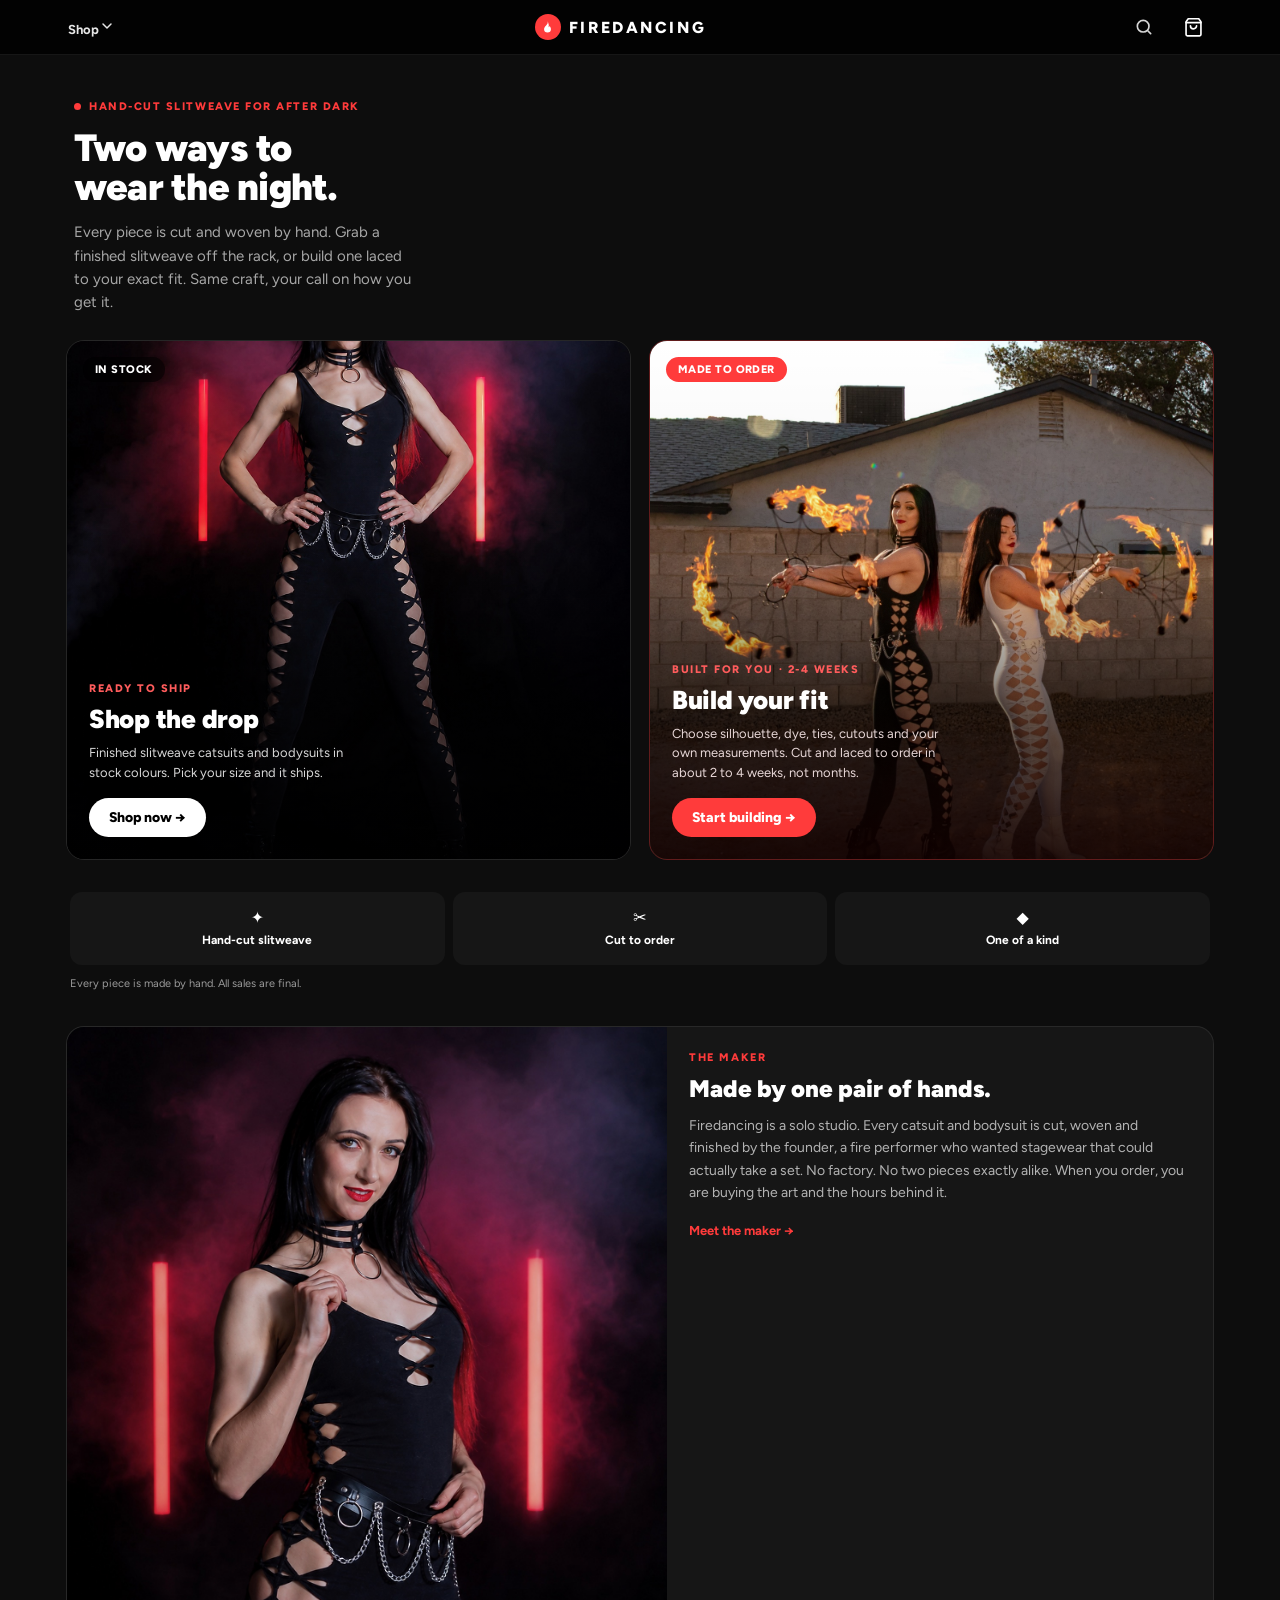
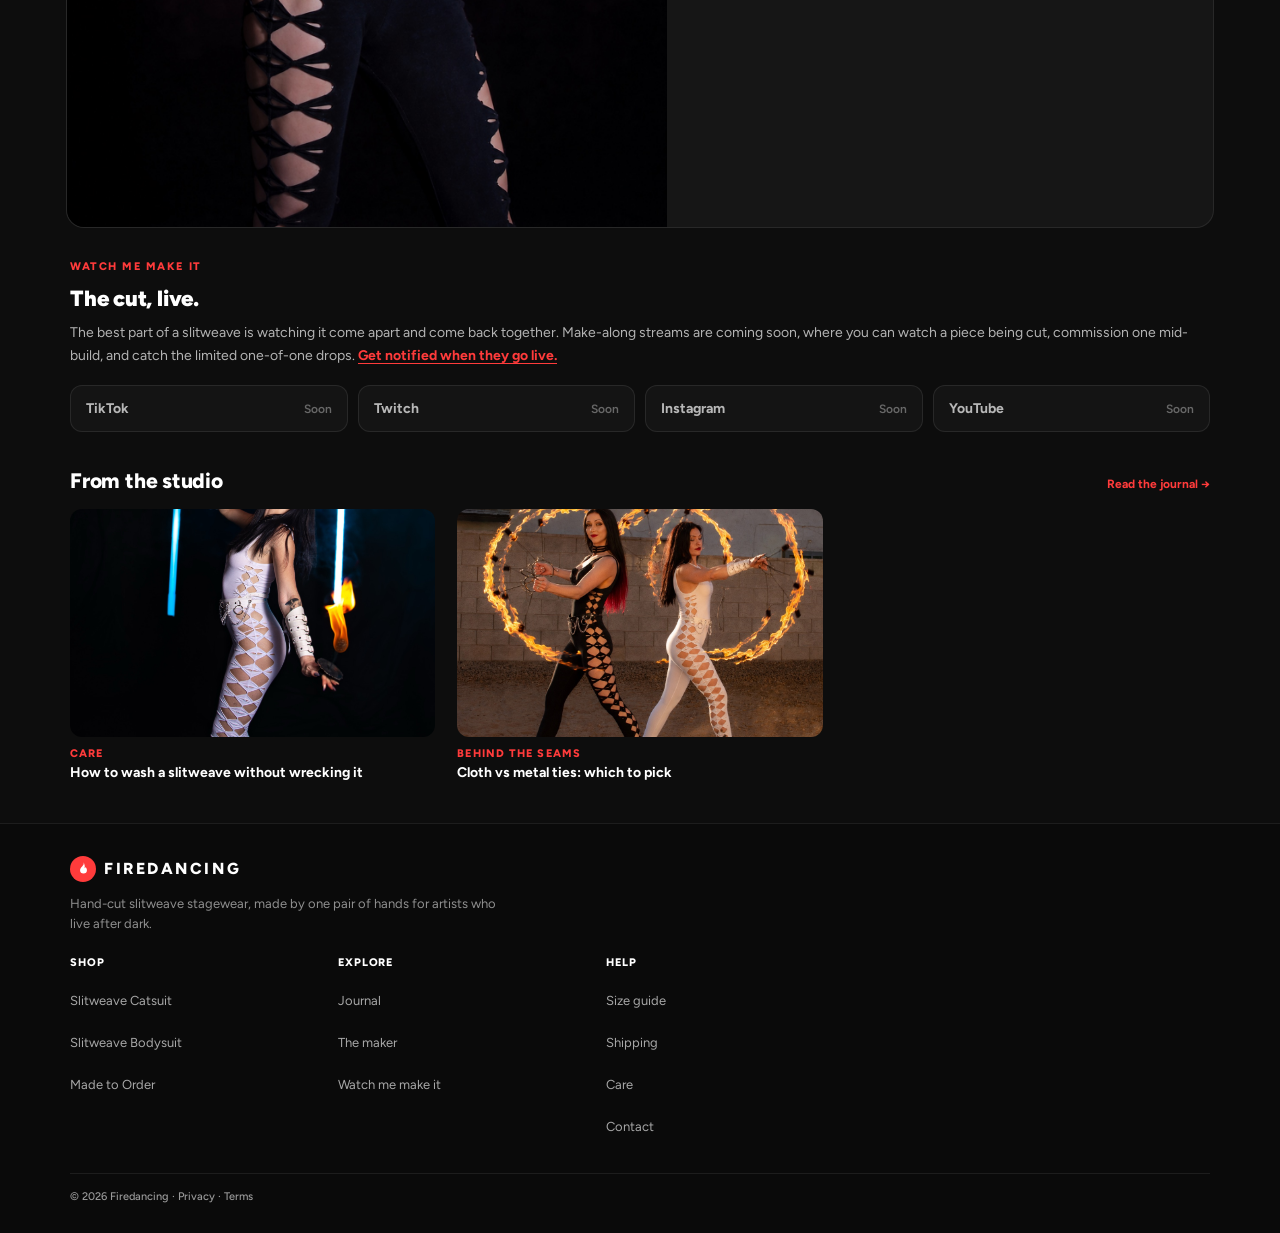
<file: index.html>
<!DOCTYPE html>
<html lang="en">
<head>
<meta charset="utf-8">
<meta name="viewport" content="width=device-width, initial-scale=1, viewport-fit=cover">
<title>Firedancing · Hand-cut slitweave stagewear for fire performers</title>
<meta name="description" content="Hand-cut slitweave catsuits and bodysuits for fire performers and festival nights. Shop ready-to-ship pieces or build one laced to your exact fit, made to order in about 2 to 4 weeks.">
<link rel="canonical" href="https://lyfe-gpt.github.io/firedancing-midnight/">
<link rel="alternate" type="application/json" href="https://lyfe-gpt.github.io/firedancing-midnight/products.json" title="Firedancing product feed">
<meta property="og:type" content="website">
<meta property="og:site_name" content="Firedancing">
<meta property="og:title" content="Firedancing · Hand-cut slitweave stagewear for fire performers">
<meta property="og:description" content="Hand-cut slitweave catsuits and bodysuits for fire performers. Shop ready-to-ship or build one laced to your exact fit, made to order in about 2 to 4 weeks.">
<meta property="og:url" content="https://lyfe-gpt.github.io/firedancing-midnight/">
<meta property="og:image" content="https://lyfe-gpt.github.io/firedancing-midnight/assets/product/duo-lifestyle.jpg">
<meta name="twitter:card" content="summary_large_image">
<meta name="twitter:title" content="Firedancing · Hand-cut slitweave stagewear">
<meta name="twitter:description" content="Hand-cut slitweave catsuits and bodysuits for fire performers. Ready to ship or made to your fit.">
<meta name="twitter:image" content="https://lyfe-gpt.github.io/firedancing-midnight/assets/product/duo-lifestyle.jpg">
<script type="application/ld+json">
{
  "@context": "https://schema.org",
  "@graph": [
    {
      "@type": "Organization",
      "@id": "https://lyfe-gpt.github.io/firedancing-midnight/#org",
      "name": "Firedancing",
      "url": "https://lyfe-gpt.github.io/firedancing-midnight/",
      "logo": "https://lyfe-gpt.github.io/firedancing-midnight/assets/product/maker.jpg",
      "description": "Solo studio making hand-cut slitweave catsuits and bodysuits for fire performers and festival nights. Ready to ship or made to order.",
      "slogan": "Hand-cut slitweave stagewear for artists who live after dark."
    },
    {
      "@type": "WebSite",
      "@id": "https://lyfe-gpt.github.io/firedancing-midnight/#website",
      "url": "https://lyfe-gpt.github.io/firedancing-midnight/",
      "name": "Firedancing",
      "publisher": { "@id": "https://lyfe-gpt.github.io/firedancing-midnight/#org" }
    },
    {
      "@type": "FAQPage",
      "mainEntity": [
        {
          "@type": "Question",
          "name": "What is a slitweave?",
          "acceptedAnswer": { "@type": "Answer", "text": "A slitweave is a lattice of slits cut by hand into a four-way-stretch base, then woven back together down the front and sides. Each one is cut and finished by hand, so no two pieces are exactly alike." }
        },
        {
          "@type": "Question",
          "name": "How long does a made-to-order piece take?",
          "acceptedAnswer": { "@type": "Answer", "text": "Made-to-order catsuits and bodysuits are cut and laced after checkout and ship in about 2 to 4 weeks. Ready-to-ship pieces are in stock and ship right away." }
        },
        {
          "@type": "Question",
          "name": "Can I return a piece?",
          "acceptedAnswer": { "@type": "Answer", "text": "Every piece is hand-cut and one of a kind, so all sales are final, ready-to-ship and made-to-order alike. Check the size chart before ordering and reach out if you are between sizes." }
        },
        {
          "@type": "Question",
          "name": "How do I care for a slitweave?",
          "acceptedAnswer": { "@type": "Answer", "text": "Hand wash cold and lay flat to dry. Treated that way, a slitweave holds its shape through spins, drops and floor work, set after set." }
        }
      ]
    }
  ]
}
</script>
<link rel="preconnect" href="https://fonts.googleapis.com">
<link rel="preconnect" href="https://fonts.gstatic.com" crossorigin>
<link href="https://fonts.googleapis.com/css2?family=Figtree:wght@400;500;600;700;800;900&display=swap" rel="stylesheet">
<link rel="stylesheet" href="assets/desktop.css?v=1">
<style>
*{box-sizing:border-box}
body{margin:0;background:#0d0d0d;color:#fff;font-family:Figtree,system-ui,sans-serif;-webkit-font-smoothing:antialiased}
a{color:inherit;text-decoration:none}
@keyframes mcFade{from{opacity:0}to{opacity:1}}
@keyframes mcSlide{from{transform:translateX(100%)}to{transform:translateX(0)}}
</style>
</head>
<body>
<div id="site-header"></div>

<div id="main" class="fd-home" style="max-width:440px;margin:0 auto;position:relative;background:#0d0d0d;overflow-x:hidden">

  <!-- HERO -->
  <div class="fd-home-hero" style="padding:40px 24px 26px">
    <div style="display:inline-flex;align-items:center;gap:8px;margin-bottom:16px">
      <span style="width:7px;height:7px;border-radius:50%;background:#ff3b3b"></span>
      <span style="font-size:11px;font-weight:800;letter-spacing:.14em;color:#ff3b3b">HAND-CUT SLITWEAVE FOR AFTER DARK</span>
    </div>
    <h1 style="font-size:38px;line-height:1.03;font-weight:900;letter-spacing:-.02em;margin:0 0 14px">Two ways to<br>wear the night.</h1>
    <p style="margin:0;font-size:15px;line-height:1.55;color:#a7a7a7;max-width:340px">Every piece is cut and woven by hand. Grab a finished slitweave off the rack, or build one laced to your exact fit. Same craft, your call on how you get it.</p>
  </div>

  <!-- OPTION CARDS -->
  <div class="fd-home-cards" style="padding:0 16px 8px;display:flex;flex-direction:column;gap:18px">

    <a href="catsuit.html" style="position:relative;display:block;height:440px;border-radius:18px;overflow:hidden;border:1px solid rgba(255,255,255,.1)">
      <img src="assets/product/black-catsuit-1.jpg" style="position:absolute;inset:0;width:100%;height:100%;object-fit:cover" alt="Ready to ship slitweave catsuit" />
      <div style="position:absolute;inset:0;background:linear-gradient(to top,rgba(0,0,0,.9) 0%,rgba(0,0,0,.55) 30%,rgba(0,0,0,.05) 56%,rgba(0,0,0,0) 100%)"></div>
      <div style="position:absolute;top:16px;left:16px;background:rgba(0,0,0,.5);backdrop-filter:blur(6px);border-radius:500px;padding:6px 12px;font-size:11px;font-weight:800;letter-spacing:.04em;color:#fff">IN STOCK</div>
      <div style="position:absolute;left:0;right:0;bottom:0;padding:22px">
        <div style="font-size:11px;font-weight:800;letter-spacing:.14em;color:#ff5c5c;margin-bottom:8px">READY TO SHIP</div>
        <h2 style="font-size:26px;font-weight:900;letter-spacing:-.01em;margin:0 0 8px">Shop the drop</h2>
        <p style="margin:0 0 16px;font-size:13px;line-height:1.5;color:#d6d6d6;max-width:280px">Finished slitweave catsuits and bodysuits in stock colours. Pick your size and it ships.</p>
        <span style="display:inline-flex;align-items:center;gap:8px;background:#fff;color:#000;font-size:14px;font-weight:800;padding:11px 20px;border-radius:500px">Shop now →</span>
      </div>
    </a>

    <a href="made-to-order.html" style="position:relative;display:block;height:440px;border-radius:18px;overflow:hidden;border:1px solid rgba(255,59,59,.35)">
      <img src="assets/product/duo-lifestyle.jpg" style="position:absolute;inset:0;width:100%;height:100%;object-fit:cover;object-position:center 30%" alt="Made to order slitweave, built to your fit" />
      <div style="position:absolute;inset:0;background:linear-gradient(to top,rgba(15,0,0,.9) 0%,rgba(0,0,0,.5) 30%,rgba(0,0,0,.05) 56%,rgba(0,0,0,0) 100%)"></div>
      <div style="position:absolute;top:16px;left:16px;background:#ff3b3b;border-radius:500px;padding:6px 12px;font-size:11px;font-weight:800;letter-spacing:.04em;color:#fff">MADE TO ORDER</div>
      <div style="position:absolute;left:0;right:0;bottom:0;padding:22px">
        <div style="font-size:11px;font-weight:800;letter-spacing:.14em;color:#ff5c5c;margin-bottom:8px">BUILT FOR YOU · 2-4 WEEKS</div>
        <h2 style="font-size:26px;font-weight:900;letter-spacing:-.01em;margin:0 0 8px">Build your fit</h2>
        <p style="margin:0 0 16px;font-size:13px;line-height:1.5;color:#e6d6d6;max-width:280px">Choose silhouette, dye, ties, cutouts and your own measurements. Cut and laced to order in about 2 to 4 weeks, not months.</p>
        <span style="display:inline-flex;align-items:center;gap:8px;background:#ff3b3b;color:#fff;font-size:14px;font-weight:800;padding:11px 20px;border-radius:500px">Start building →</span>
      </div>
    </a>
  </div>

  <!-- REASSURANCE STRIP -->
  <div style="display:flex;gap:8px;padding:24px 20px 8px">
    <div style="flex:1;background:#161616;border-radius:12px;padding:16px 14px;text-align:center"><div style="font-size:16px;margin-bottom:6px">✦</div><div style="font-size:12px;font-weight:700;line-height:1.3">Hand-cut slitweave</div></div>
    <div style="flex:1;background:#161616;border-radius:12px;padding:16px 14px;text-align:center"><div style="font-size:16px;margin-bottom:6px">✂</div><div style="font-size:12px;font-weight:700;line-height:1.3">Cut to order</div></div>
    <div style="flex:1;background:#161616;border-radius:12px;padding:16px 14px;text-align:center"><div style="font-size:16px;margin-bottom:6px">◆</div><div style="font-size:12px;font-weight:700;line-height:1.3">One of a kind</div></div>
  </div>
  <p style="margin:4px 20px 0;font-size:11px;color:#9a9a9a">Every piece is made by hand. All sales are final.</p>

  <!-- MEET THE MAKER -->
  <section id="maker" class="fd-home-maker" style="margin:36px 16px 0;background:#161616;border-radius:18px;overflow:hidden;border:1px solid rgba(255,255,255,.08)">
    <img src="assets/product/maker.jpg" loading="lazy" decoding="async" style="width:100%;aspect-ratio:1/1;object-fit:cover;object-position:center 18%;display:block" alt="The maker" />
    <div style="padding:24px 22px 26px">
      <div style="font-size:11px;font-weight:800;letter-spacing:.14em;color:#ff3b3b;margin-bottom:12px">THE MAKER</div>
      <h2 style="font-size:24px;font-weight:900;line-height:1.12;letter-spacing:-.01em;margin:0 0 12px">Made by one pair of hands.</h2>
      <p style="margin:0 0 16px;font-size:14px;line-height:1.6;color:#b3b3b3">Firedancing is a solo studio. Every catsuit and bodysuit is cut, woven and finished by the founder, a fire performer who wanted stagewear that could actually take a set. No factory. No two pieces exactly alike. When you order, you are buying the art and the hours behind it.</p>
      <a href="maker.html" style="font-size:13px;font-weight:700;color:#ff3b3b">Meet the maker →</a>
    </div>
  </section>

  <!-- WATCH ME MAKE IT -->
  <section id="watch" style="margin:32px 20px 0">
    <div style="font-size:11px;font-weight:800;letter-spacing:.14em;color:#ff3b3b;margin-bottom:12px">WATCH ME MAKE IT</div>
    <h2 style="font-size:22px;font-weight:900;letter-spacing:-.01em;margin:0 0 10px">The cut, live.</h2>
    <p style="margin:0 0 18px;font-size:14px;line-height:1.6;color:#b3b3b3">The best part of a slitweave is watching it come apart and come back together. Make-along streams are coming soon, where you can watch a piece being cut, commission one mid-build, and catch the limited one-of-one drops. <a href="contact.html" style="color:#ff3b3b;font-weight:700;text-decoration:underline;text-underline-offset:3px">Get notified when they go live.</a></p>
    <div class="fd-home-watch" style="display:grid;grid-template-columns:1fr 1fr;gap:10px">
      <span style="display:flex;align-items:center;gap:10px;background:#181818;border:1px solid rgba(255,255,255,.12);border-radius:12px;padding:14px 15px;font-size:14px;font-weight:700;opacity:.7">TikTok<span style="margin-left:auto;color:#8f8f8f;font-size:12px;font-weight:600">Soon</span></span>
      <span style="display:flex;align-items:center;gap:10px;background:#181818;border:1px solid rgba(255,255,255,.12);border-radius:12px;padding:14px 15px;font-size:14px;font-weight:700;opacity:.7">Twitch<span style="margin-left:auto;color:#8f8f8f;font-size:12px;font-weight:600">Soon</span></span>
      <span style="display:flex;align-items:center;gap:10px;background:#181818;border:1px solid rgba(255,255,255,.12);border-radius:12px;padding:14px 15px;font-size:14px;font-weight:700;opacity:.7">Instagram<span style="margin-left:auto;color:#8f8f8f;font-size:12px;font-weight:600">Soon</span></span>
      <span style="display:flex;align-items:center;gap:10px;background:#181818;border:1px solid rgba(255,255,255,.12);border-radius:12px;padding:14px 15px;font-size:14px;font-weight:700;opacity:.7">YouTube<span style="margin-left:auto;color:#8f8f8f;font-size:12px;font-weight:600">Soon</span></span>
    </div>
  </section>

  <!-- JOURNAL TEASER -->
  <section style="margin:36px 0 0;padding:0 20px">
    <div style="display:flex;align-items:baseline;justify-content:space-between;margin:0 0 16px">
      <h2 style="font-size:21px;font-weight:800;letter-spacing:-.01em;margin:0">From the studio</h2>
      <a href="blog.html" style="font-size:12px;font-weight:700;color:#ff3b3b">Read the journal →</a>
    </div>
    <div class="fd-home-journal" style="display:flex;gap:14px;overflow-x:auto;padding-bottom:4px;scroll-snap-type:x mandatory">
      <a href="post-slitweave-care.html" style="flex:0 0 220px;scroll-snap-align:start">
        <div style="border-radius:12px;overflow:hidden;background:#000;margin-bottom:10px"><img src="assets/product/white-catsuit-1.jpg" loading="lazy" decoding="async" style="width:100%;aspect-ratio:16/10;object-fit:cover;display:block" alt="Ghost White slitweave catsuit, slitweave care guide" /></div>
        <div style="font-size:11px;font-weight:800;letter-spacing:.1em;color:#ff3b3b;margin-bottom:4px">CARE</div>
        <div style="font-size:14px;font-weight:700;line-height:1.3">How to wash a slitweave without wrecking it</div>
      </a>
      <a href="post-cloth-vs-metal-ties.html" style="flex:0 0 220px;scroll-snap-align:start">
        <div style="border-radius:12px;overflow:hidden;background:#000;margin-bottom:10px"><img src="assets/product/mto-duo-4.jpg" loading="lazy" decoding="async" style="width:100%;aspect-ratio:16/10;object-fit:cover;display:block" alt="Black and white slitweave duo, cloth vs metal ties" /></div>
        <div style="font-size:11px;font-weight:800;letter-spacing:.1em;color:#ff3b3b;margin-bottom:4px">BEHIND THE SEAMS</div>
        <div style="font-size:14px;font-weight:700;line-height:1.3">Cloth vs metal ties: which to pick</div>
      </a>
    </div>
  </section>

  <div style="height:36px"></div>
</div>

<div id="site-footer"></div>

<script src="assets/cart.js"></script>
<script src="assets/cart-drawer.js"></script>
<script src="assets/site-nav.js?v=10"></script>
</body>
</html>
</file>
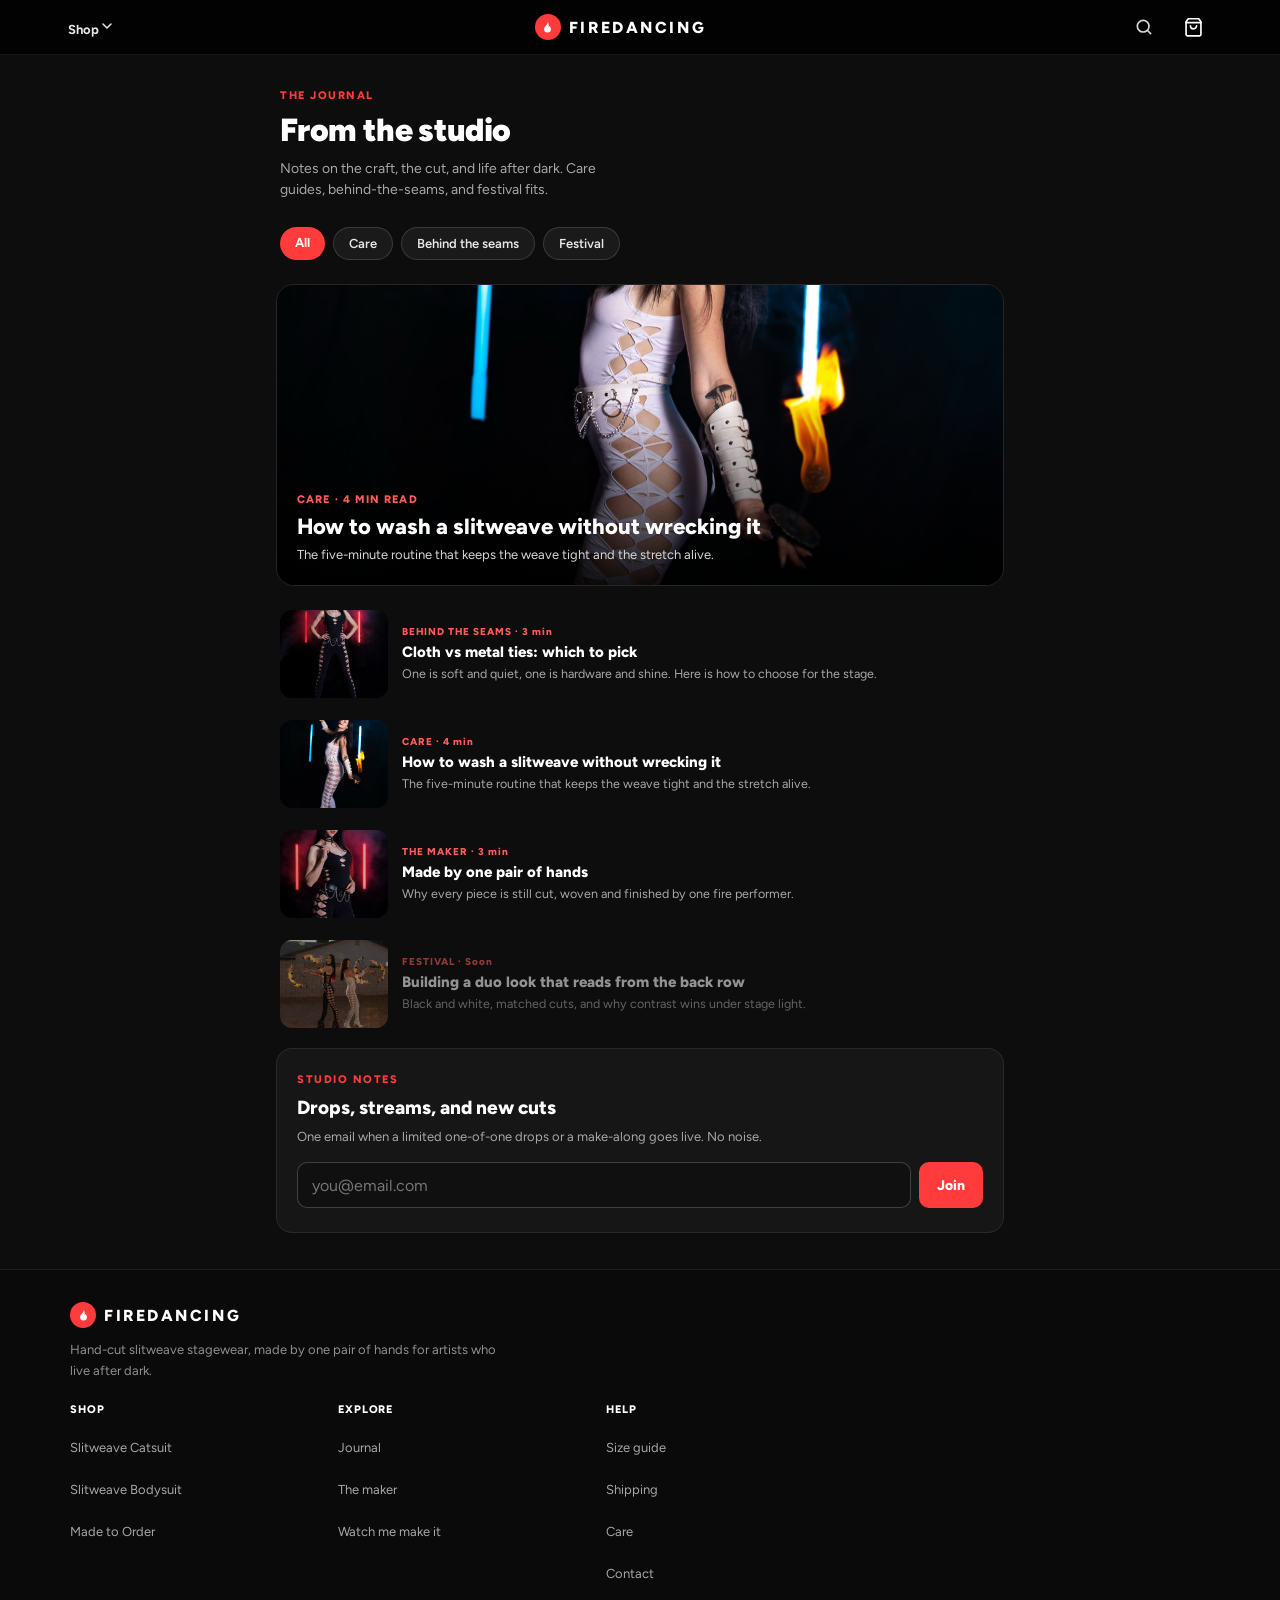
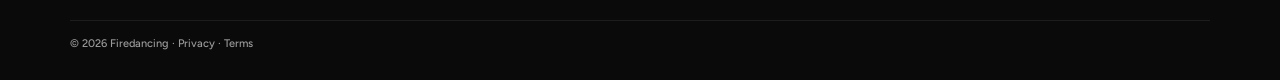
<file: blog.html>
<!DOCTYPE html>
<html lang="en">
<head>
<meta charset="utf-8">
<meta name="viewport" content="width=device-width, initial-scale=1, viewport-fit=cover">
<title>Journal · Firedancing</title>
<meta name="description" content="The Firedancing journal. Slitweave care, behind-the-seams notes, festival fits, and the making of hand-cut stagewear.">
<link rel="canonical" href="https://lyfe-gpt.github.io/firedancing-midnight/blog.html">
<meta property="og:type" content="website">
<meta property="og:site_name" content="Firedancing">
<meta property="og:title" content="Journal · Firedancing">
<meta property="og:description" content="Slitweave care, behind-the-seams notes, festival fits, and the making of hand-cut stagewear.">
<meta property="og:url" content="https://lyfe-gpt.github.io/firedancing-midnight/blog.html">
<meta property="og:image" content="https://lyfe-gpt.github.io/firedancing-midnight/assets/product/white-catsuit-1.jpg">
<meta name="twitter:card" content="summary_large_image">
<meta name="twitter:title" content="Journal · Firedancing">
<meta name="twitter:description" content="Slitweave care, behind-the-seams notes, and the making of hand-cut stagewear.">
<meta name="twitter:image" content="https://lyfe-gpt.github.io/firedancing-midnight/assets/product/white-catsuit-1.jpg">
<script type="application/ld+json">
{
  "@context": "https://schema.org",
  "@type": "Blog",
  "name": "Firedancing Journal",
  "description": "Slitweave care, behind-the-seams notes, festival fits, and the making of hand-cut stagewear.",
  "url": "https://lyfe-gpt.github.io/firedancing-midnight/blog.html",
  "publisher": { "@type": "Organization", "name": "Firedancing", "url": "https://lyfe-gpt.github.io/firedancing-midnight/" },
  "blogPost": [
    {
      "@type": "BlogPosting",
      "headline": "How to wash a slitweave without wrecking it",
      "description": "The five-minute routine that keeps the weave tight, the stretch alive, and the ties untangled.",
      "url": "https://lyfe-gpt.github.io/firedancing-midnight/post-slitweave-care.html",
      "image": "https://lyfe-gpt.github.io/firedancing-midnight/assets/product/white-catsuit-1.jpg",
      "articleSection": "Care",
      "author": { "@type": "Organization", "name": "Firedancing" },
      "publisher": { "@type": "Organization", "name": "Firedancing" }
    },
    {
      "@type": "BlogPosting",
      "headline": "Cloth vs metal ties: which to pick",
      "description": "One is soft and quiet, one is hardware and shine. How to choose for the stage you perform on.",
      "url": "https://lyfe-gpt.github.io/firedancing-midnight/post-cloth-vs-metal-ties.html",
      "image": "https://lyfe-gpt.github.io/firedancing-midnight/assets/product/black-catsuit-1.jpg",
      "articleSection": "Behind the seams",
      "author": { "@type": "Organization", "name": "Firedancing" },
      "publisher": { "@type": "Organization", "name": "Firedancing" }
    }
  ]
}
</script>
<link rel="preconnect" href="https://fonts.googleapis.com">
<link rel="preconnect" href="https://fonts.gstatic.com" crossorigin>
<link href="https://fonts.googleapis.com/css2?family=Figtree:wght@400;500;600;700;800;900&display=swap" rel="stylesheet">
<link rel="stylesheet" href="assets/desktop.css?v=1">
<style>
*{box-sizing:border-box}
body{margin:0;background:#0d0d0d;color:#fff;font-family:Figtree,system-ui,sans-serif;-webkit-font-smoothing:antialiased}
a{color:inherit;text-decoration:none}
@keyframes mcFade{from{opacity:0}to{opacity:1}}
@keyframes mcSlide{from{transform:translateX(100%)}to{transform:translateX(0)}}
</style>
</head>
<body>
<div id="site-header"></div>

<div id="main" class="fd-read" style="max-width:440px;margin:0 auto;background:#0d0d0d;overflow-x:hidden">

  <!-- HEADER -->
  <div style="padding:34px 20px 8px">
    <div style="font-size:11px;font-weight:800;letter-spacing:.14em;color:#ff3b3b;margin-bottom:12px">THE JOURNAL</div>
    <h1 style="font-size:32px;font-weight:900;letter-spacing:-.02em;line-height:1.05;margin:0 0 10px">From the studio</h1>
    <p style="margin:0;font-size:14px;line-height:1.55;color:#a7a7a7;max-width:340px">Notes on the craft, the cut, and life after dark. Care guides, behind-the-seams, and festival fits.</p>
  </div>

  <!-- CATEGORY CHIPS -->
  <div style="display:flex;gap:8px;overflow-x:auto;padding:18px 20px 6px">
    <span style="flex:0 0 auto;font-size:13px;font-weight:700;color:#fff;background:#ff3b3b;border-radius:500px;padding:8px 15px">All</span>
    <span style="flex:0 0 auto;font-size:13px;font-weight:600;color:#e6e6e6;background:#1a1a1a;border:1px solid rgba(255,255,255,.14);border-radius:500px;padding:8px 15px">Care</span>
    <span style="flex:0 0 auto;font-size:13px;font-weight:600;color:#e6e6e6;background:#1a1a1a;border:1px solid rgba(255,255,255,.14);border-radius:500px;padding:8px 15px">Behind the seams</span>
    <span style="flex:0 0 auto;font-size:13px;font-weight:600;color:#e6e6e6;background:#1a1a1a;border:1px solid rgba(255,255,255,.14);border-radius:500px;padding:8px 15px">Festival</span>
  </div>

  <!-- FEATURED POST -->
  <a href="post-slitweave-care.html" style="display:block;margin:18px 16px 0;border-radius:18px;overflow:hidden;position:relative;border:1px solid rgba(255,255,255,.1)">
    <img src="assets/product/white-catsuit-1.jpg" width="400" height="300" style="width:100%;aspect-ratio:4/3;object-fit:cover;display:block" alt="Ghost White slitweave catsuit, slitweave care guide" />
    <div style="position:absolute;inset:0;background:linear-gradient(to top,rgba(0,0,0,.9),transparent 60%)"></div>
    <div style="position:absolute;left:0;right:0;bottom:0;padding:20px">
      <div style="font-size:11px;font-weight:800;letter-spacing:.1em;color:#ff5c5c;margin-bottom:8px">CARE · 4 MIN READ</div>
      <h2 style="font-size:22px;font-weight:800;line-height:1.15;margin:0 0 6px">How to wash a slitweave without wrecking it</h2>
      <p style="margin:0;font-size:13px;color:#d6d6d6;line-height:1.5">The five-minute routine that keeps the weave tight and the stretch alive.</p>
    </div>
  </a>

  <!-- POST LIST -->
  <div id="posts" style="padding:24px 20px 8px;display:flex;flex-direction:column;gap:22px"></div>

  <!-- NEWSLETTER -->
  <div style="margin:12px 16px 0;background:#161616;border:1px solid rgba(255,255,255,.08);border-radius:16px;padding:24px 20px">
    <div style="font-size:11px;font-weight:800;letter-spacing:.14em;color:#ff3b3b;margin-bottom:10px">STUDIO NOTES</div>
    <h3 style="margin:0 0 8px;font-size:19px;font-weight:800">Drops, streams, and new cuts</h3>
    <p style="margin:0 0 16px;font-size:13px;color:#a7a7a7;line-height:1.5">One email when a limited one-of-one drops or a make-along goes live. No noise.</p>
    <div style="display:flex;gap:8px">
      <input type="email" autocomplete="email" aria-label="Email address" placeholder="you@email.com" style="flex:1;height:46px;border-radius:10px;border:1px solid rgba(255,255,255,.2);background:#101010;color:#fff;padding:0 14px;font-size:16px;font-family:Figtree,sans-serif" />
      <button style="height:46px;padding:0 18px;border:none;border-radius:10px;background:#ff3b3b;color:#fff;font-family:Figtree,sans-serif;font-size:14px;font-weight:800;cursor:pointer">Join</button>
    </div>
  </div>

  <div style="height:36px"></div>
</div>

<div id="site-footer"></div>

<script src="assets/cart.js"></script>
<script src="assets/cart-drawer.js"></script>
<script src="assets/site-nav.js?v=10"></script>
<script>
(function () {
  var posts = [
    { tag: 'BEHIND THE SEAMS', read: '3 min', img: 'assets/product/black-catsuit-1.jpg', title: 'Cloth vs metal ties: which to pick', excerpt: 'One is soft and quiet, one is hardware and shine. Here is how to choose for the stage.', href: 'post-cloth-vs-metal-ties.html' },
    { tag: 'CARE', read: '4 min', img: 'assets/product/white-catsuit-1.jpg', title: 'How to wash a slitweave without wrecking it', excerpt: 'The five-minute routine that keeps the weave tight and the stretch alive.', href: 'post-slitweave-care.html' },
    { tag: 'THE MAKER', read: '3 min', img: 'assets/product/maker.jpg', title: 'Made by one pair of hands', excerpt: 'Why every piece is still cut, woven and finished by one fire performer.', href: 'maker.html' },
    { tag: 'FESTIVAL', read: 'Soon', img: 'assets/product/duo-lifestyle.jpg', title: 'Building a duo look that reads from the back row', excerpt: 'Black and white, matched cuts, and why contrast wins under stage light.', href: '' }
  ];
  document.getElementById('posts').innerHTML = posts.map(function (p) {
    var tag = p.href ? 'a' : 'span';
    return '<' + tag + (p.href ? ' href="' + p.href + '"' : '') + ' style="display:flex;gap:14px;align-items:center' + (p.href ? '' : ';opacity:.55') + '">' +
      '<div style="flex:0 0 108px;border-radius:12px;overflow:hidden;background:#000"><img src="' + p.img + '" loading="lazy" decoding="async" style="width:108px;height:88px;object-fit:cover;display:block" alt="' + p.title + '" /></div>' +
      '<div style="flex:1;min-width:0">' +
        '<div style="font-size:10px;font-weight:800;letter-spacing:.1em;color:#ff5c5c;margin-bottom:5px">' + p.tag + ' · ' + p.read + '</div>' +
        '<div style="font-size:15px;font-weight:800;line-height:1.2;margin-bottom:4px">' + p.title + '</div>' +
        '<div style="font-size:12.5px;color:#a7a7a7;line-height:1.45">' + p.excerpt + '</div>' +
      '</div></' + tag + '>';
  }).join('');
})();
</script>
</body>
</html>
</file>
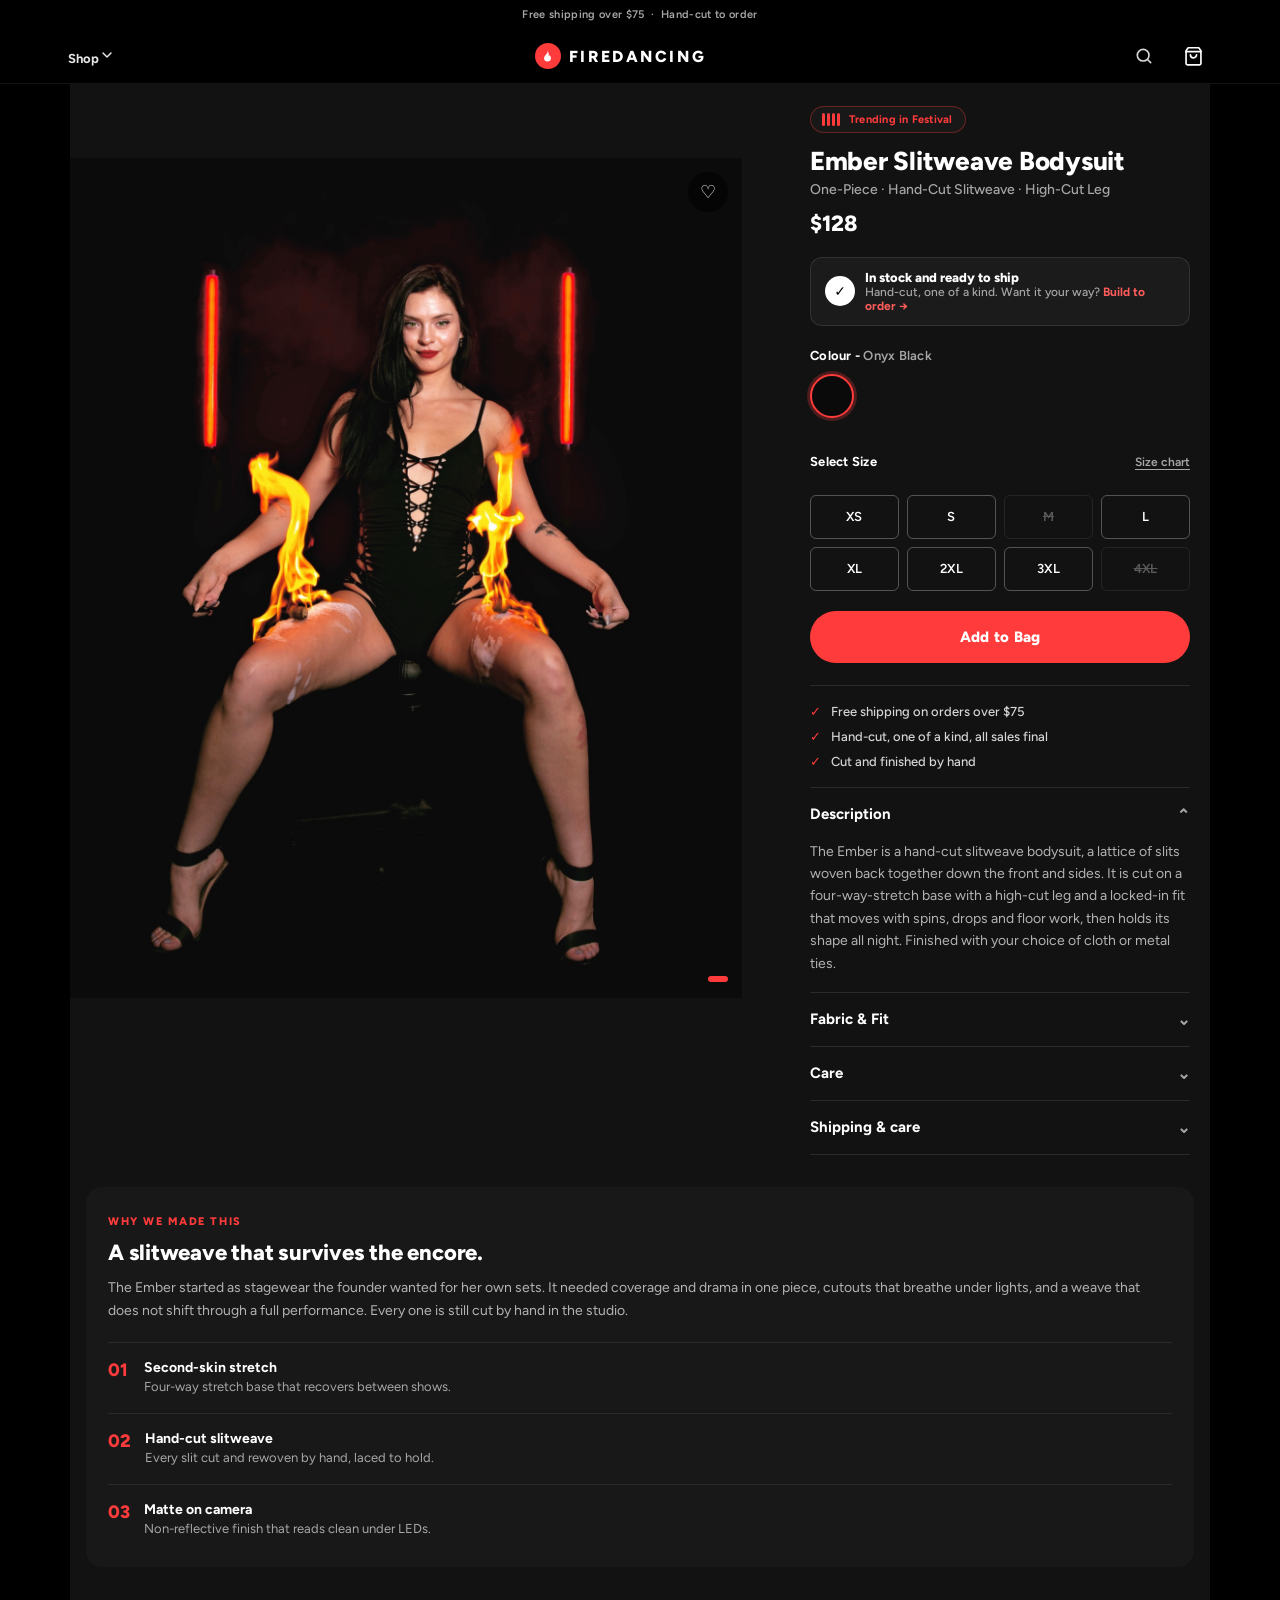
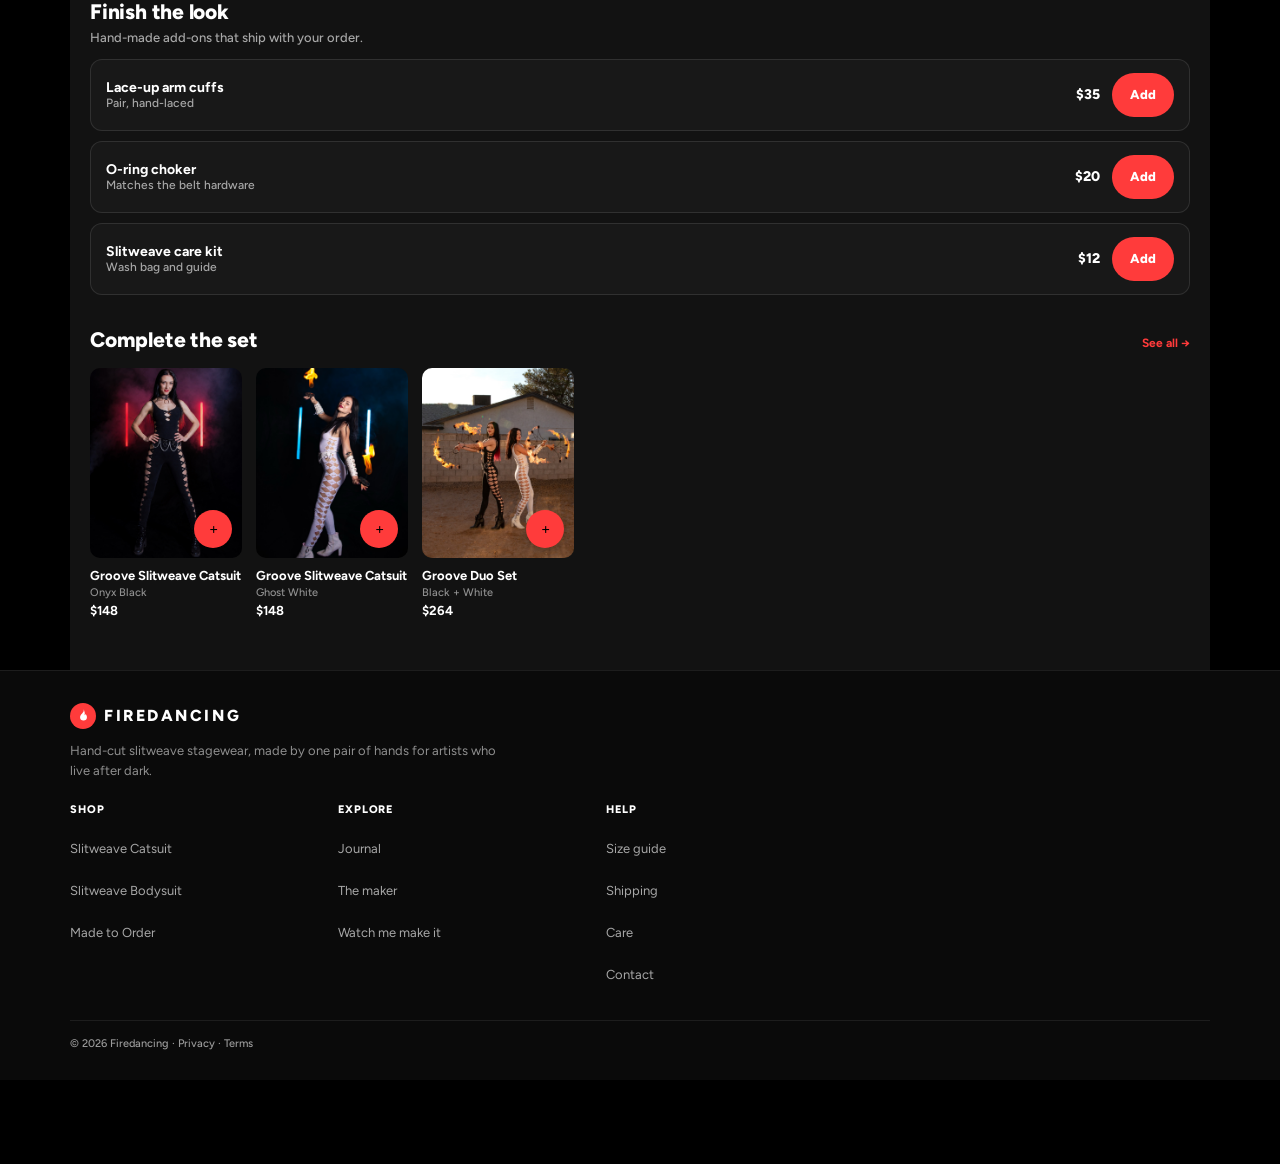
<file: bodysuit.html>
<!DOCTYPE html>
<html lang="en">
<head>
<meta charset="utf-8">
<meta name="viewport" content="width=device-width, initial-scale=1, viewport-fit=cover">
<title>Ember Slitweave Bodysuit · Firedancing</title>
<meta name="description" content="The Ember hand-cut slitweave bodysuit. One-piece, high-cut leg, cloth or metal ties, in stock and ready to ship. Made by hand for fire performers and festival nights.">
<link rel="canonical" href="https://lyfe-gpt.github.io/firedancing-midnight/bodysuit.html">
<meta property="og:type" content="product">
<meta property="og:site_name" content="Firedancing">
<meta property="og:title" content="Ember Slitweave Bodysuit · Firedancing">
<meta property="og:description" content="Hand-cut slitweave bodysuit. One-piece, high-cut leg, cloth or metal ties, in stock and ready to ship.">
<meta property="og:url" content="https://lyfe-gpt.github.io/firedancing-midnight/bodysuit.html">
<meta property="og:image" content="https://lyfe-gpt.github.io/firedancing-midnight/assets/product/black-bodysuit-2.jpg">
<meta property="product:price:amount" content="128.00">
<meta property="product:price:currency" content="USD">
<meta name="twitter:card" content="summary_large_image">
<meta name="twitter:title" content="Ember Slitweave Bodysuit · Firedancing">
<meta name="twitter:description" content="Hand-cut slitweave bodysuit, in stock and ready to ship.">
<meta name="twitter:image" content="https://lyfe-gpt.github.io/firedancing-midnight/assets/product/black-bodysuit-2.jpg">
<script type="application/ld+json">
{
  "@context": "https://schema.org",
  "@type": "Product",
  "name": "Ember Slitweave Bodysuit",
  "description": "Hand-cut slitweave bodysuit on a four-way-stretch base, a lattice of slits woven back together down the front and sides. One-piece with a high-cut leg and a locked-in fit, finished with your choice of cloth or metal ties. In stock and ready to ship.",
  "brand": { "@type": "Brand", "name": "Firedancing" },
  "url": "https://lyfe-gpt.github.io/firedancing-midnight/bodysuit.html",
  "image": [
    "https://lyfe-gpt.github.io/firedancing-midnight/assets/product/black-bodysuit-2.jpg"
  ],
  "category": "Stagewear > Bodysuit",
  "material": "Four-way-stretch slitweave",
  "color": "Onyx Black",
  "size": ["XS", "S", "M", "L", "XL", "2XL", "3XL", "4XL"],
  "offers": [
    { "@type": "Offer", "sku": "EMBER-BODYSUIT-XS", "name": "Ember Slitweave Bodysuit, XS", "priceCurrency": "USD", "price": "128.00", "availability": "https://schema.org/InStock", "itemCondition": "https://schema.org/NewCondition", "priceValidUntil": "2026-12-31", "url": "https://lyfe-gpt.github.io/firedancing-midnight/bodysuit.html", "seller": { "@type": "Organization", "name": "Firedancing" }, "hasMerchantReturnPolicy": { "@type": "MerchantReturnPolicy", "applicableCountry": "US", "returnPolicyCategory": "https://schema.org/MerchantReturnNotPermitted" } },
    { "@type": "Offer", "sku": "EMBER-BODYSUIT-S", "name": "Ember Slitweave Bodysuit, S", "priceCurrency": "USD", "price": "128.00", "availability": "https://schema.org/InStock", "itemCondition": "https://schema.org/NewCondition", "priceValidUntil": "2026-12-31", "url": "https://lyfe-gpt.github.io/firedancing-midnight/bodysuit.html", "seller": { "@type": "Organization", "name": "Firedancing" }, "hasMerchantReturnPolicy": { "@type": "MerchantReturnPolicy", "applicableCountry": "US", "returnPolicyCategory": "https://schema.org/MerchantReturnNotPermitted" } },
    { "@type": "Offer", "sku": "EMBER-BODYSUIT-M", "name": "Ember Slitweave Bodysuit, M", "priceCurrency": "USD", "price": "128.00", "availability": "https://schema.org/OutOfStock", "itemCondition": "https://schema.org/NewCondition", "priceValidUntil": "2026-12-31", "url": "https://lyfe-gpt.github.io/firedancing-midnight/bodysuit.html", "seller": { "@type": "Organization", "name": "Firedancing" }, "hasMerchantReturnPolicy": { "@type": "MerchantReturnPolicy", "applicableCountry": "US", "returnPolicyCategory": "https://schema.org/MerchantReturnNotPermitted" } },
    { "@type": "Offer", "sku": "EMBER-BODYSUIT-L", "name": "Ember Slitweave Bodysuit, L", "priceCurrency": "USD", "price": "128.00", "availability": "https://schema.org/InStock", "itemCondition": "https://schema.org/NewCondition", "priceValidUntil": "2026-12-31", "url": "https://lyfe-gpt.github.io/firedancing-midnight/bodysuit.html", "seller": { "@type": "Organization", "name": "Firedancing" }, "hasMerchantReturnPolicy": { "@type": "MerchantReturnPolicy", "applicableCountry": "US", "returnPolicyCategory": "https://schema.org/MerchantReturnNotPermitted" } },
    { "@type": "Offer", "sku": "EMBER-BODYSUIT-XL", "name": "Ember Slitweave Bodysuit, XL", "priceCurrency": "USD", "price": "128.00", "availability": "https://schema.org/InStock", "itemCondition": "https://schema.org/NewCondition", "priceValidUntil": "2026-12-31", "url": "https://lyfe-gpt.github.io/firedancing-midnight/bodysuit.html", "seller": { "@type": "Organization", "name": "Firedancing" }, "hasMerchantReturnPolicy": { "@type": "MerchantReturnPolicy", "applicableCountry": "US", "returnPolicyCategory": "https://schema.org/MerchantReturnNotPermitted" } },
    { "@type": "Offer", "sku": "EMBER-BODYSUIT-2XL", "name": "Ember Slitweave Bodysuit, 2XL", "priceCurrency": "USD", "price": "128.00", "availability": "https://schema.org/InStock", "itemCondition": "https://schema.org/NewCondition", "priceValidUntil": "2026-12-31", "url": "https://lyfe-gpt.github.io/firedancing-midnight/bodysuit.html", "seller": { "@type": "Organization", "name": "Firedancing" }, "hasMerchantReturnPolicy": { "@type": "MerchantReturnPolicy", "applicableCountry": "US", "returnPolicyCategory": "https://schema.org/MerchantReturnNotPermitted" } },
    { "@type": "Offer", "sku": "EMBER-BODYSUIT-3XL", "name": "Ember Slitweave Bodysuit, 3XL", "priceCurrency": "USD", "price": "128.00", "availability": "https://schema.org/InStock", "itemCondition": "https://schema.org/NewCondition", "priceValidUntil": "2026-12-31", "url": "https://lyfe-gpt.github.io/firedancing-midnight/bodysuit.html", "seller": { "@type": "Organization", "name": "Firedancing" }, "hasMerchantReturnPolicy": { "@type": "MerchantReturnPolicy", "applicableCountry": "US", "returnPolicyCategory": "https://schema.org/MerchantReturnNotPermitted" } },
    { "@type": "Offer", "sku": "EMBER-BODYSUIT-4XL", "name": "Ember Slitweave Bodysuit, 4XL", "priceCurrency": "USD", "price": "128.00", "availability": "https://schema.org/OutOfStock", "itemCondition": "https://schema.org/NewCondition", "priceValidUntil": "2026-12-31", "url": "https://lyfe-gpt.github.io/firedancing-midnight/bodysuit.html", "seller": { "@type": "Organization", "name": "Firedancing" }, "hasMerchantReturnPolicy": { "@type": "MerchantReturnPolicy", "applicableCountry": "US", "returnPolicyCategory": "https://schema.org/MerchantReturnNotPermitted" } }
  ]
}
</script>
<script type="application/ld+json">
{
  "@context": "https://schema.org",
  "@type": "BreadcrumbList",
  "itemListElement": [
    { "@type": "ListItem", "position": 1, "name": "Home", "item": "https://lyfe-gpt.github.io/firedancing-midnight/" },
    { "@type": "ListItem", "position": 2, "name": "Ember Slitweave Bodysuit", "item": "https://lyfe-gpt.github.io/firedancing-midnight/bodysuit.html" }
  ]
}
</script>
<link rel="preconnect" href="https://fonts.googleapis.com">
<link rel="preconnect" href="https://fonts.gstatic.com" crossorigin>
<link href="https://fonts.googleapis.com/css2?family=Figtree:wght@400;500;600;700;800;900&display=swap" rel="stylesheet">
<link rel="stylesheet" href="assets/desktop.css?v=1">
<style>
*{box-sizing:border-box}
body{margin:0;background:#000;color:#fff;font-family:Figtree,system-ui,sans-serif;-webkit-font-smoothing:antialiased}
a{color:inherit;text-decoration:none}
::-webkit-scrollbar{display:none}
@keyframes eqbar{0%,100%{transform:scaleY(.35)}50%{transform:scaleY(1)}}
@keyframes toastIn{from{transform:translateY(130%);opacity:0}to{transform:translateY(0);opacity:1}}
@keyframes mcFade{from{opacity:0}to{opacity:1}}
@keyframes mcSlide{from{transform:translateX(100%)}to{transform:translateX(0)}}
@keyframes mcSlideUp{from{transform:translateX(-50%) translateY(100%)}to{transform:translateX(-50%) translateY(0)}}
</style>
</head>
<body>
<div style="max-width:440px;margin:0 auto;background:#000">
  <div style="background:#000;color:#a7a7a7;font-size:11px;font-weight:600;letter-spacing:.03em;text-align:center;padding:8px 12px">Free shipping over $75&nbsp;&nbsp;·&nbsp;&nbsp;Hand-cut to order</div>
</div>
<div id="site-header"></div>

<div id="main" class="fd-pdp" style="max-width:440px;margin:0 auto;position:relative;background:#121212;padding-bottom:88px;overflow-x:hidden">

  <!-- GALLERY CAROUSEL -->
  <div class="fd-pdp-media" style="position:relative;background:#000">
    <div id="gallery" style="display:flex;overflow-x:auto;scroll-snap-type:x mandatory;-webkit-overflow-scrolling:touch;aspect-ratio:4/5;background:#000"></div>
    <button id="wishTop" style="position:absolute;top:14px;right:14px;width:40px;height:40px;border-radius:50%;border:none;background:rgba(0,0,0,.5);color:#fff;font-size:18px;cursor:pointer;backdrop-filter:blur(6px);-webkit-backdrop-filter:blur(6px)">♡</button>
    <div id="dots" style="position:absolute;right:14px;bottom:16px;display:flex;gap:6px"></div>
  </div>

  <!-- BUY BOX -->
  <div class="fd-pdp-buy" style="padding:22px 20px 8px">
    <div style="display:inline-flex;align-items:center;gap:9px;background:#181818;border:1px solid rgba(255,59,59,.35);border-radius:500px;padding:6px 13px 6px 11px;margin-bottom:14px">
      <span style="display:flex;align-items:flex-end;gap:2px;height:13px">
        <span style="width:3px;height:13px;background:#ff3b3b;border-radius:2px;transform-origin:bottom;animation:eqbar .9s ease-in-out infinite"></span>
        <span style="width:3px;height:13px;background:#ff3b3b;border-radius:2px;transform-origin:bottom;animation:eqbar .9s ease-in-out infinite .3s"></span>
        <span style="width:3px;height:13px;background:#ff3b3b;border-radius:2px;transform-origin:bottom;animation:eqbar .9s ease-in-out infinite .15s"></span>
        <span style="width:3px;height:13px;background:#ff3b3b;border-radius:2px;transform-origin:bottom;animation:eqbar .9s ease-in-out infinite .45s"></span>
      </span>
      <span style="font-size:11px;font-weight:700;color:#ff3b3b;letter-spacing:.02em">Trending in Festival</span>
    </div>

    <h1 style="font-size:26px;font-weight:800;line-height:1.1;letter-spacing:-.01em;margin:0 0 5px">Ember Slitweave Bodysuit</h1>
    <p style="margin:0 0 12px;color:#a7a7a7;font-size:14px;font-weight:500">One-Piece · Hand-Cut Slitweave · High-Cut Leg</p>

    <div style="display:flex;align-items:baseline;gap:11px;margin-bottom:20px">
      <span style="font-size:22px;font-weight:800">$128</span>
    </div>

    <!-- READY TO SHIP CALLOUT -->
    <div style="display:flex;align-items:center;gap:10px;background:rgba(255,255,255,.04);border:1px solid rgba(255,255,255,.1);border-radius:12px;padding:12px 14px;margin-bottom:22px">
      <span style="width:30px;height:30px;flex:0 0 auto;border-radius:50%;background:#fff;color:#000;display:grid;place-items:center;font-size:14px;font-weight:900">✓</span>
      <div><div style="font-size:13px;font-weight:800">In stock and ready to ship</div><div style="font-size:12px;color:#a7a7a7;font-weight:500">Hand-cut, one of a kind. Want it your way? <a href="made-to-order.html" style="color:#ff5c5c;font-weight:700">Build to order →</a></div></div>
    </div>

    <!-- COLOR -->
    <div style="margin-bottom:22px">
      <div style="font-size:13px;font-weight:700;letter-spacing:.02em;margin-bottom:11px">Colour - <span id="colorLabel" style="color:#a7a7a7;font-weight:600"></span></div>
      <div id="swatches" style="display:flex;gap:14px"></div>
    </div>

    <!-- SIZE -->
    <div style="margin-bottom:8px">
      <div style="display:flex;align-items:center;justify-content:space-between;margin-bottom:11px">
        <span style="font-size:13px;font-weight:700;letter-spacing:.02em">Select Size</span>
        <button id="sizeGuideBtn" style="background:none;border:none;font-size:12px;font-weight:600;color:#a7a7a7;text-decoration:underline;text-underline-offset:3px;cursor:pointer;font-family:Figtree,sans-serif;min-height:44px;padding:0 4px;margin-right:-4px">Size chart</button>
      </div>
      <div id="sizes" style="display:grid;grid-template-columns:repeat(4,1fr);gap:8px"></div>
    </div>
    <div id="sizeErr"></div>

    <div class="fd-buy-desktop" style="display:none;margin-top:20px">
      <button type="button" onclick="document.getElementById('addBtn').click()" style="width:100%;height:52px;border:none;border-radius:500px;background:#ff3b3b;color:#fff;font-family:Figtree,sans-serif;font-size:15px;font-weight:800;letter-spacing:.02em;cursor:pointer">Add to Bag</button>
    </div>

    <div style="display:flex;flex-direction:column;gap:10px;margin-top:22px;padding-top:18px;border-top:1px solid rgba(255,255,255,.1)">
      <div style="display:flex;align-items:center;gap:10px;font-size:13px;color:#d6d6d6;font-weight:500"><span style="color:#ff3b3b;font-weight:800">✓</span>Free shipping on orders over $75</div>
      <div style="display:flex;align-items:center;gap:10px;font-size:13px;color:#d6d6d6;font-weight:500"><span style="color:#ff3b3b;font-weight:800">✓</span>Hand-cut, one of a kind, all sales final</div>
      <div style="display:flex;align-items:center;gap:10px;font-size:13px;color:#d6d6d6;font-weight:500"><span style="color:#ff3b3b;font-weight:800">✓</span>Cut and finished by hand</div>
    </div>

    <!-- ACCORDIONS -->
    <div id="accordions" style="margin-top:18px;border-top:1px solid rgba(255,255,255,.1)">
      <button data-acc="desc" style="width:100%;display:flex;align-items:center;justify-content:space-between;background:none;border:none;color:#fff;font-family:Figtree,sans-serif;font-size:15px;font-weight:700;padding:17px 0;cursor:pointer">Description<span data-chev="desc" style="transition:transform .2s;display:inline-block;color:#a7a7a7;font-size:16px">⌄</span></button>
      <div data-panel="desc"><p style="margin:0 0 17px;font-size:14px;line-height:1.6;color:#b3b3b3">The Ember is a hand-cut slitweave bodysuit, a lattice of slits woven back together down the front and sides. It is cut on a four-way-stretch base with a high-cut leg and a locked-in fit that moves with spins, drops and floor work, then holds its shape all night. Finished with your choice of cloth or metal ties.</p></div>
      <div style="border-top:1px solid rgba(255,255,255,.1)"></div>

      <button data-acc="fabric" style="width:100%;display:flex;align-items:center;justify-content:space-between;background:none;border:none;color:#fff;font-family:Figtree,sans-serif;font-size:15px;font-weight:700;padding:17px 0;cursor:pointer">Fabric &amp; Fit<span data-chev="fabric" style="transition:transform .2s;display:inline-block;color:#a7a7a7;font-size:16px">⌄</span></button>
      <div data-panel="fabric"><ul style="margin:0 0 17px;padding-left:18px;font-size:14px;line-height:1.7;color:#b3b3b3"><li>Cotton-blend stretch base, four-way stretch, opaque core panels</li><li>Every slit cut and woven by hand, no two identical</li><li>Cloth or metal ties; tie-dye and bleach-dye finishes available</li><li>One-piece, high-cut leg. Model is 5 foot 9 wearing a size S</li></ul></div>
      <div style="border-top:1px solid rgba(255,255,255,.1)"></div>

      <button data-acc="care" style="width:100%;display:flex;align-items:center;justify-content:space-between;background:none;border:none;color:#fff;font-family:Figtree,sans-serif;font-size:15px;font-weight:700;padding:17px 0;cursor:pointer">Care<span data-chev="care" style="transition:transform .2s;display:inline-block;color:#a7a7a7;font-size:16px">⌄</span></button>
      <div data-panel="care"><p style="margin:0 0 17px;font-size:14px;line-height:1.6;color:#b3b3b3">Hand wash cold, inside out. Lay flat to dry. Do not bleach, iron the cutouts, or tumble dry. Skip fabric softener to protect the stretch and the weave.</p></div>
      <div style="border-top:1px solid rgba(255,255,255,.1)"></div>

      <button data-acc="ship" style="width:100%;display:flex;align-items:center;justify-content:space-between;background:none;border:none;color:#fff;font-family:Figtree,sans-serif;font-size:15px;font-weight:700;padding:17px 0;cursor:pointer">Shipping &amp; care<span data-chev="ship" style="transition:transform .2s;display:inline-block;color:#a7a7a7;font-size:16px">⌄</span></button>
      <div data-panel="ship"><p style="margin:0 0 17px;font-size:14px;line-height:1.6;color:#b3b3b3">Free standard shipping over $75, with express available at checkout. Every slitweave is cut and woven by hand, so each piece is one of a kind and all sales are final. Hand wash cold, lay flat to dry, and it will hold through the set.</p></div>
      <div style="border-top:1px solid rgba(255,255,255,.1)"></div>
    </div>
  </div>

  <!-- WHY WE MADE THIS -->
  <section class="fd-pdp-full" style="margin:24px 16px 0;background:#181818;border-radius:16px;padding:28px 22px">
    <div style="font-size:11px;font-weight:800;letter-spacing:.14em;color:#ff3b3b;margin-bottom:12px">WHY WE MADE THIS</div>
    <h2 style="font-size:22px;font-weight:800;line-height:1.15;letter-spacing:-.01em;margin:0 0 12px">A slitweave that survives the encore.</h2>
    <p style="margin:0 0 20px;font-size:14px;line-height:1.6;color:#b3b3b3">The Ember started as stagewear the founder wanted for her own sets. It needed coverage and drama in one piece, cutouts that breathe under lights, and a weave that does not shift through a full performance. Every one is still cut by hand in the studio.</p>
    <div style="display:flex;gap:14px;padding:16px 0;border-top:1px solid rgba(255,255,255,.08)"><span style="color:#ff3b3b;font-size:18px;font-weight:800;min-width:22px">01</span><div><div style="font-weight:700;font-size:14px;margin-bottom:2px">Second-skin stretch</div><div style="font-size:13px;color:#a7a7a7;line-height:1.45">Four-way stretch base that recovers between shows.</div></div></div>
    <div style="display:flex;gap:14px;padding:16px 0;border-top:1px solid rgba(255,255,255,.08)"><span style="color:#ff3b3b;font-size:18px;font-weight:800;min-width:22px">02</span><div><div style="font-weight:700;font-size:14px;margin-bottom:2px">Hand-cut slitweave</div><div style="font-size:13px;color:#a7a7a7;line-height:1.45">Every slit cut and rewoven by hand, laced to hold.</div></div></div>
    <div style="display:flex;gap:14px;padding:16px 0 0;border-top:1px solid rgba(255,255,255,.08)"><span style="color:#ff3b3b;font-size:18px;font-weight:800;min-width:22px">03</span><div><div style="font-weight:700;font-size:14px;margin-bottom:2px">Matte on camera</div><div style="font-size:13px;color:#a7a7a7;line-height:1.45">Non-reflective finish that reads clean under LEDs.</div></div></div>
  </section>

  <!-- FINISH THE LOOK (upsells) -->
  <section class="fd-pdp-full" style="margin:32px 0 0">
    <div style="margin:0 0 14px;padding:0 20px"><h2 style="font-size:21px;font-weight:800;letter-spacing:-.01em;margin:0">Finish the look</h2><p style="margin:6px 0 0;font-size:13px;color:#a7a7a7;font-weight:500">Hand-made add-ons that ship with your order.</p></div>
    <div id="addons" style="display:flex;flex-direction:column;gap:10px;padding:0 20px"></div>
  </section>

  <!-- COMPLETE THE SET -->
  <section class="fd-pdp-full" style="margin:32px 0 0">
    <div style="display:flex;align-items:baseline;justify-content:space-between;margin:0 0 16px;padding:0 20px">
      <h2 style="font-size:21px;font-weight:800;letter-spacing:-.01em;margin:0">Complete the set</h2>
      <a href="index.html" style="font-size:12px;font-weight:700;color:#ff3b3b">See all →</a>
    </div>
    <div id="recs" style="display:flex;gap:14px;overflow-x:auto;padding:0 20px 4px;scroll-snap-type:x mandatory"></div>
  </section>

  <!-- STICKY ADD TO BAG BAR -->
  <div class="fd-sticky" style="position:fixed;bottom:0;left:50%;transform:translateX(-50%);width:min(440px,100%);z-index:80;background:rgba(10,10,10,.92);backdrop-filter:blur(16px);-webkit-backdrop-filter:blur(16px);border-top:1px solid rgba(255,255,255,.12);padding:12px 16px calc(12px + env(safe-area-inset-bottom));display:flex;align-items:center;gap:12px">
    <div style="min-width:64px">
      <div style="font-size:17px;font-weight:800;line-height:1.1">$128</div>
      <div id="colorLabelSticky" style="font-size:11px;color:#8f8f8f;font-weight:600"></div>
    </div>
    <button id="wishBtm" style="width:48px;height:48px;flex:0 0 auto;border-radius:500px;border:1px solid rgba(255,255,255,.28);background:transparent;color:#fff;font-size:19px;cursor:pointer">♡</button>
    <button id="addBtn" style="flex:1;height:48px;border:none;border-radius:500px;background:#ff3b3b;color:#fff;font-family:Figtree,sans-serif;font-size:15px;font-weight:800;letter-spacing:.02em;cursor:pointer;transition:.15s">Add to Bag</button>
  </div>

  <div id="toastRoot" role="status" aria-live="polite" aria-atomic="true"></div>
  <div id="sizeChartRoot"></div>
</div>

<div id="site-footer"></div>
<div style="height:84px" aria-hidden="true"></div>

<script src="assets/cart.js"></script>
<script src="assets/cart-drawer.js"></script>
<script src="assets/site-nav.js?v=10"></script>
<script>
(function () {
  var WISH_KEY = 'fd_wish_bodysuit';
  function wishGet() { try { return localStorage.getItem(WISH_KEY) === '1'; } catch (e) { return false; } }
  function wishSet(v) { try { localStorage.setItem(WISH_KEY, v ? '1' : '0'); } catch (e) {} }
  var state = { color: 'black', size: null, hero: 0, wish: wishGet(), acc: 'desc', sizeErr: false, oosMsg: null, toast: false, sizeChart: false };
  var galleries = {
    black: ['assets/product/black-bodysuit-2.jpg']
  };
  var colors = [
    { key: 'black', label: 'Onyx Black', hex: '#0a0a0a' }
  ];
  var sizes = [
    { label: 'XS', stock: 6 }, { label: 'S', stock: 3 }, { label: 'M', stock: 0 }, { label: 'L', stock: 9 },
    { label: 'XL', stock: 4 }, { label: '2XL', stock: 5 }, { label: '3XL', stock: 2 }, { label: '4XL', stock: 0 }
  ];
  var chart = [
    ['XS', '30-32', '23-25', '33-35'], ['S', '32-34', '25-27', '35-37'], ['M', '34-36', '27-29', '37-39'],
    ['L', '36-38', '29-31', '39-41'], ['XL', '38-41', '31-34', '41-44'], ['2XL', '41-44', '34-37', '44-47'],
    ['3XL', '44-47', '37-40', '47-50'], ['4XL', '47-50', '40-43', '50-53']
  ];
  var recs = [
    { img: 'assets/product/black-catsuit-1.jpg', name: 'Groove Slitweave Catsuit', variant: 'Onyx Black', price: '$148', href: 'catsuit.html' },
    { img: 'assets/product/white-catsuit-1.jpg', name: 'Groove Slitweave Catsuit', variant: 'Ghost White', price: '$148', href: 'catsuit.html' },
    { img: 'assets/product/duo-lifestyle.jpg', name: 'Groove Duo Set', variant: 'Black + White', price: '$264', href: 'catsuit.html' }
  ];
  var addons = [
    { id: 'acc|cuffs', title: 'Lace-up arm cuffs', sub: 'Pair, hand-laced', price: 35 },
    { id: 'acc|choker', title: 'O-ring choker', sub: 'Matches the belt hardware', price: 20 },
    { id: 'acc|care', title: 'Slitweave care kit', sub: 'Wash bag and guide', price: 12 }
  ];
  var PRICE = 128;

  var gallery = document.getElementById('gallery');
  var galColor = null, toastTimer = null;
  function esc(s){return String(s==null?'':s).replace(/[&<>"]/g,function(c){return ({'&':'&amp;','<':'&lt;','>':'&gt;','"':'&quot;'})[c];});}
  function colorObj() { return colors.find(function (c) { return c.key === state.color; }) || {}; }

  function renderGallery() {
    if (state.color === galColor) return;
    galColor = state.color;
    var imgs = galleries[state.color];
    gallery.innerHTML = imgs.map(function (src) {
      return '<img src="' + src + '" alt="Ember Slitweave Bodysuit" style="flex:0 0 100%;width:100%;aspect-ratio:4/5;object-fit:cover;scroll-snap-align:center;display:block" />';
    }).join('');
    gallery.scrollLeft = 0; state.hero = 0;
    renderDots();
  }
  function renderDots() {
    var imgs = galleries[state.color];
    var hero = Math.min(state.hero, imgs.length - 1);
    document.getElementById('dots').innerHTML = imgs.map(function (src, i) {
      return '<span data-dot="' + i + '" style="height:6px;border-radius:3px;cursor:pointer;transition:.2s;width:' + (i === hero ? '20px' : '6px') + ';background:' + (i === hero ? '#ff3b3b' : 'rgba(255,255,255,.5)') + '"></span>';
    }).join('');
  }
  function renderSwatches() {
    document.getElementById('swatches').innerHTML = colors.map(function (c) {
      var sel = state.color === c.key;
      var s = 'width:44px;height:44px;border-radius:50%;cursor:pointer;padding:0;background:' + c.hex + ';border:2px solid ' + (sel ? '#ff3b3b' : 'rgba(255,255,255,.25)') + ';box-shadow:' + (sel ? '0 0 0 3px rgba(255,59,59,.25)' : 'none') + ';transition:.15s';
      return '<button data-color="' + c.key + '" title="' + esc(c.label) + '" style="' + s + '"></button>';
    }).join('');
  }
  function renderSizes() {
    document.getElementById('sizes').innerHTML = sizes.map(function (s) {
      var sel = state.size === s.label, oos = s.stock === 0;
      var style = 'height:44px;border-radius:6px;font-family:Figtree,sans-serif;font-size:13px;font-weight:600;letter-spacing:.02em;cursor:' + (oos ? 'not-allowed' : 'pointer') + ';background:' + (sel ? '#ff3b3b' : 'transparent') + ';color:' + (oos ? '#5a5a5a' : '#fff') + ';border:1px solid ' + (sel ? '#ff3b3b' : (oos ? 'rgba(255,255,255,.08)' : 'rgba(255,255,255,.28)')) + ';text-decoration:' + (oos ? 'line-through' : 'none') + ';transition:.12s';
      return '<button data-size="' + s.label + '"' + (oos ? ' data-oos="1" aria-disabled="true" title="Sold out"' : '') + ' aria-label="' + s.label + (oos ? ', sold out' : '') + '" style="' + style + '">' + s.label + '</button>';
    }).join('');
    var msg = state.sizeErr ? 'Please select a size to continue.'
      : state.oosMsg ? 'Size ' + state.oosMsg + ' is sold out. <a href="made-to-order.html" style="color:#ff6b6b;font-weight:700;text-decoration:underline;text-underline-offset:3px">Build it made to order.</a>'
      : '';
    document.getElementById('sizeErr').innerHTML = msg ? '<p style="margin:10px 0 0;font-size:12px;font-weight:600;color:#ff6b6b">' + msg + '</p>' : '';
  }
  function renderAddons() {
    document.getElementById('addons').innerHTML = addons.map(function (a) {
      return '<div style="display:flex;align-items:center;gap:12px;background:#181818;border:1px solid rgba(255,255,255,.1);border-radius:12px;padding:13px 15px">' +
        '<div style="flex:1"><div style="font-size:14px;font-weight:700">' + esc(a.title) + '</div><div style="font-size:12px;color:#a7a7a7;font-weight:500">' + esc(a.sub) + '</div></div>' +
        '<div style="font-size:14px;font-weight:800">$' + a.price + '</div>' +
        '<button data-addon="' + a.id + '" aria-label="Add ' + esc(a.title) + '" style="flex:0 0 auto;height:44px;padding:0 18px;border:none;border-radius:500px;background:#ff3b3b;color:#fff;font-family:Figtree,sans-serif;font-size:13px;font-weight:800;cursor:pointer">Add</button>' +
      '</div>';
    }).join('');
  }
  function renderRecs() {
    document.getElementById('recs').innerHTML = recs.map(function (r) {
      return '<a href="' + (r.href || '#') + '" style="flex:0 0 152px;scroll-snap-align:start">' +
        '<div style="position:relative;border-radius:10px;overflow:hidden;background:#000;margin-bottom:10px">' +
          '<img src="' + r.img + '" loading="lazy" decoding="async" style="width:100%;aspect-ratio:4/5;object-fit:cover;display:block" alt="' + esc(r.name) + '" />' +
          '<span style="position:absolute;right:10px;bottom:10px;width:38px;height:38px;border-radius:50%;background:#ff3b3b;color:#000;display:grid;place-items:center;font-size:15px;box-shadow:0 6px 16px rgba(0,0,0,.4)">+</span>' +
        '</div>' +
        '<div style="font-size:13px;font-weight:700;margin-bottom:2px;line-height:1.25">' + esc(r.name) + '</div>' +
        '<div style="font-size:11px;color:#8f8f8f;font-weight:500;margin-bottom:4px">' + esc(r.variant) + '</div>' +
        '<div style="font-size:13px;font-weight:700">' + esc(r.price) + '</div></a>';
    }).join('');
  }
  function renderAccordions() {
    ['desc', 'fabric', 'care', 'ship'].forEach(function (k) {
      var open = state.acc === k;
      document.querySelector('[data-panel="' + k + '"]').style.display = open ? 'block' : 'none';
      document.querySelector('[data-chev="' + k + '"]').style.transform = 'rotate(' + (open ? 180 : 0) + 'deg)';
    });
  }
  function renderWish() {
    var glyph = state.wish ? '♥' : '♡', col = state.wish ? '#ff3b3b' : '#fff';
    var top = document.getElementById('wishTop'), btm = document.getElementById('wishBtm');
    top.textContent = glyph; top.style.color = col; btm.textContent = glyph; btm.style.color = col;
  }
  function renderMeta() {
    document.getElementById('colorLabel').textContent = colorObj().label || '';
    document.getElementById('colorLabelSticky').textContent = colorObj().label || '';
  }
  function renderToast() {
    var r = document.getElementById('toastRoot');
    if (!state.toast) { r.innerHTML = ''; return; }
    var imgs = galleries[state.color]; var hero = Math.min(state.hero, imgs.length - 1);
    r.innerHTML = '<div style="position:fixed;left:50%;bottom:84px;transform:translateX(-50%);z-index:100;width:min(408px,calc(100% - 32px));background:#ff3b3b;border-radius:12px;padding:10px 12px;display:flex;align-items:center;gap:12px;box-shadow:0 16px 40px rgba(0,0,0,.5);animation:toastIn .32s cubic-bezier(.2,.8,.2,1)">' +
      '<img src="' + imgs[hero] + '" style="width:42px;height:52px;object-fit:cover;border-radius:6px;display:block" alt="added" />' +
      '<div style="flex:1;color:#fff;min-width:0"><div style="font-size:10px;font-weight:800;letter-spacing:.06em;opacity:.7">ADDED TO BAG</div>' +
      '<div style="font-size:13px;font-weight:800;white-space:nowrap;overflow:hidden;text-overflow:ellipsis">Ember Bodysuit · ' + esc(colorObj().label) + '</div></div>' +
      '<a href="cart.html" style="background:#000;color:#fff;border-radius:500px;padding:8px 15px;font-size:12px;font-weight:800;flex:0 0 auto">View Bag</a>' +
      '<button data-act="closetoast" style="background:none;border:none;color:#000;font-size:19px;cursor:pointer;padding:0 2px;font-weight:700;flex:0 0 auto">×</button></div>';
  }
  function renderSizeChart() {
    var r = document.getElementById('sizeChartRoot');
    if (!state.sizeChart) { r.innerHTML = ''; return; }
    var rows = chart.map(function (c) {
      return '<tr><td style="padding:9px 8px;font-weight:800">' + c[0] + '</td><td style="padding:9px 8px;color:#cfcfcf">' + c[1] + '</td><td style="padding:9px 8px;color:#cfcfcf">' + c[2] + '</td><td style="padding:9px 8px;color:#cfcfcf">' + c[3] + '</td></tr>';
    }).join('');
    r.innerHTML = '<div style="position:fixed;inset:0;z-index:9000;font-family:Figtree,sans-serif">' +
      '<div data-act="closechart" style="position:absolute;inset:0;background:rgba(0,0,0,.7);animation:mcFade .2s ease"></div>' +
      '<div style="position:absolute;left:50%;bottom:0;transform:translateX(-50%);width:min(440px,100%);background:#141414;border-top-left-radius:20px;border-top-right-radius:20px;border:1px solid rgba(255,255,255,.1);padding:22px 20px calc(24px + env(safe-area-inset-bottom));animation:mcSlideUp .28s cubic-bezier(.2,.8,.2,1)">' +
        '<div style="display:flex;align-items:center;justify-content:space-between;margin-bottom:6px"><h3 style="margin:0;font-size:18px;font-weight:800">Size chart</h3><button data-act="closechart" style="background:none;border:none;color:#fff;font-size:22px;cursor:pointer">×</button></div>' +
        '<p style="margin:0 0 14px;font-size:12px;color:#a7a7a7">Body measurements in inches. Between sizes, size up or add custom measurements on a made-to-order build.</p>' +
        '<table style="width:100%;border-collapse:collapse;font-size:13px"><thead><tr style="text-align:left;color:#8f8f8f;font-size:11px;letter-spacing:.06em"><th style="padding:0 8px 8px">SIZE</th><th style="padding:0 8px 8px">BUST</th><th style="padding:0 8px 8px">WAIST</th><th style="padding:0 8px 8px">HIP</th></tr></thead><tbody>' + rows + '</tbody></table>' +
      '</div></div>';
  }

  function addToBag() {
    if (!state.size) { state.sizeErr = true; renderSizes(); return; }
    var variant = [colorObj().label, state.size].filter(Boolean).join(' · ');
    var img = galleries[state.color][0];
    var C = window.MidnightCart;
    if (C) { C.add({ id: 'preset-bodysuit|' + variant, title: 'Ember Slitweave Bodysuit', variant: variant, price: PRICE, img: img }); C.open(); }
    state.toast = true; renderToast();
    clearTimeout(toastTimer); toastTimer = setTimeout(function () { state.toast = false; renderToast(); }, 3200);
  }
  function addAddon(id) {
    var a = addons.find(function (x) { return x.id === id; }); if (!a) return;
    var C = window.MidnightCart;
    if (C) { C.add({ id: a.id, title: a.title, variant: 'Add-on', price: a.price, img: galleries[state.color][0] }); C.open(); }
  }

  document.getElementById('swatches').addEventListener('click', function (e) {
    var t = e.target.closest('[data-color]'); if (!t) return;
    state.color = t.getAttribute('data-color'); state.hero = 0;
    renderGallery(); renderSwatches(); renderMeta();
  });
  document.getElementById('sizes').addEventListener('click', function (e) {
    var t = e.target.closest('[data-size]'); if (!t) return;
    if (t.getAttribute('data-oos')) { state.oosMsg = t.getAttribute('data-size'); state.sizeErr = false; renderSizes(); return; }
    state.size = t.getAttribute('data-size'); state.sizeErr = false; state.oosMsg = null; renderSizes();
  });
  document.getElementById('addons').addEventListener('click', function (e) {
    var t = e.target.closest('[data-addon]'); if (t) addAddon(t.getAttribute('data-addon'));
  });
  document.getElementById('accordions').addEventListener('click', function (e) {
    var t = e.target.closest('[data-acc]'); if (!t) return;
    var k = t.getAttribute('data-acc'); state.acc = state.acc === k ? null : k; renderAccordions();
  });
  document.getElementById('sizeGuideBtn').addEventListener('click', function () { state.sizeChart = true; renderSizeChart(); });
  document.getElementById('sizeChartRoot').addEventListener('click', function (e) { if (e.target.closest('[data-act="closechart"]')) { state.sizeChart = false; renderSizeChart(); } });
  document.getElementById('wishTop').addEventListener('click', function () { state.wish = !state.wish; wishSet(state.wish); renderWish(); });
  document.getElementById('wishBtm').addEventListener('click', function () { state.wish = !state.wish; wishSet(state.wish); renderWish(); });
  document.getElementById('addBtn').addEventListener('click', addToBag);
  document.getElementById('toastRoot').addEventListener('click', function (e) { if (e.target.closest('[data-act="closetoast"]')) { state.toast = false; renderToast(); } });
  gallery.addEventListener('scroll', function () {
    var w = gallery.clientWidth || 1, i = Math.round(gallery.scrollLeft / w);
    if (i !== state.hero) { state.hero = i; renderDots(); }
  });
  document.getElementById('dots').addEventListener('click', function (e) {
    var d = e.target.closest('[data-dot]'); if (!d) return;
    gallery.scrollTo({ left: (+d.getAttribute('data-dot')) * gallery.clientWidth, behavior: 'smooth' });
  });

  renderGallery(); renderSwatches(); renderSizes(); renderAddons(); renderRecs(); renderAccordions(); renderWish(); renderMeta();
})();
</script>
</body>
</html>
</file>
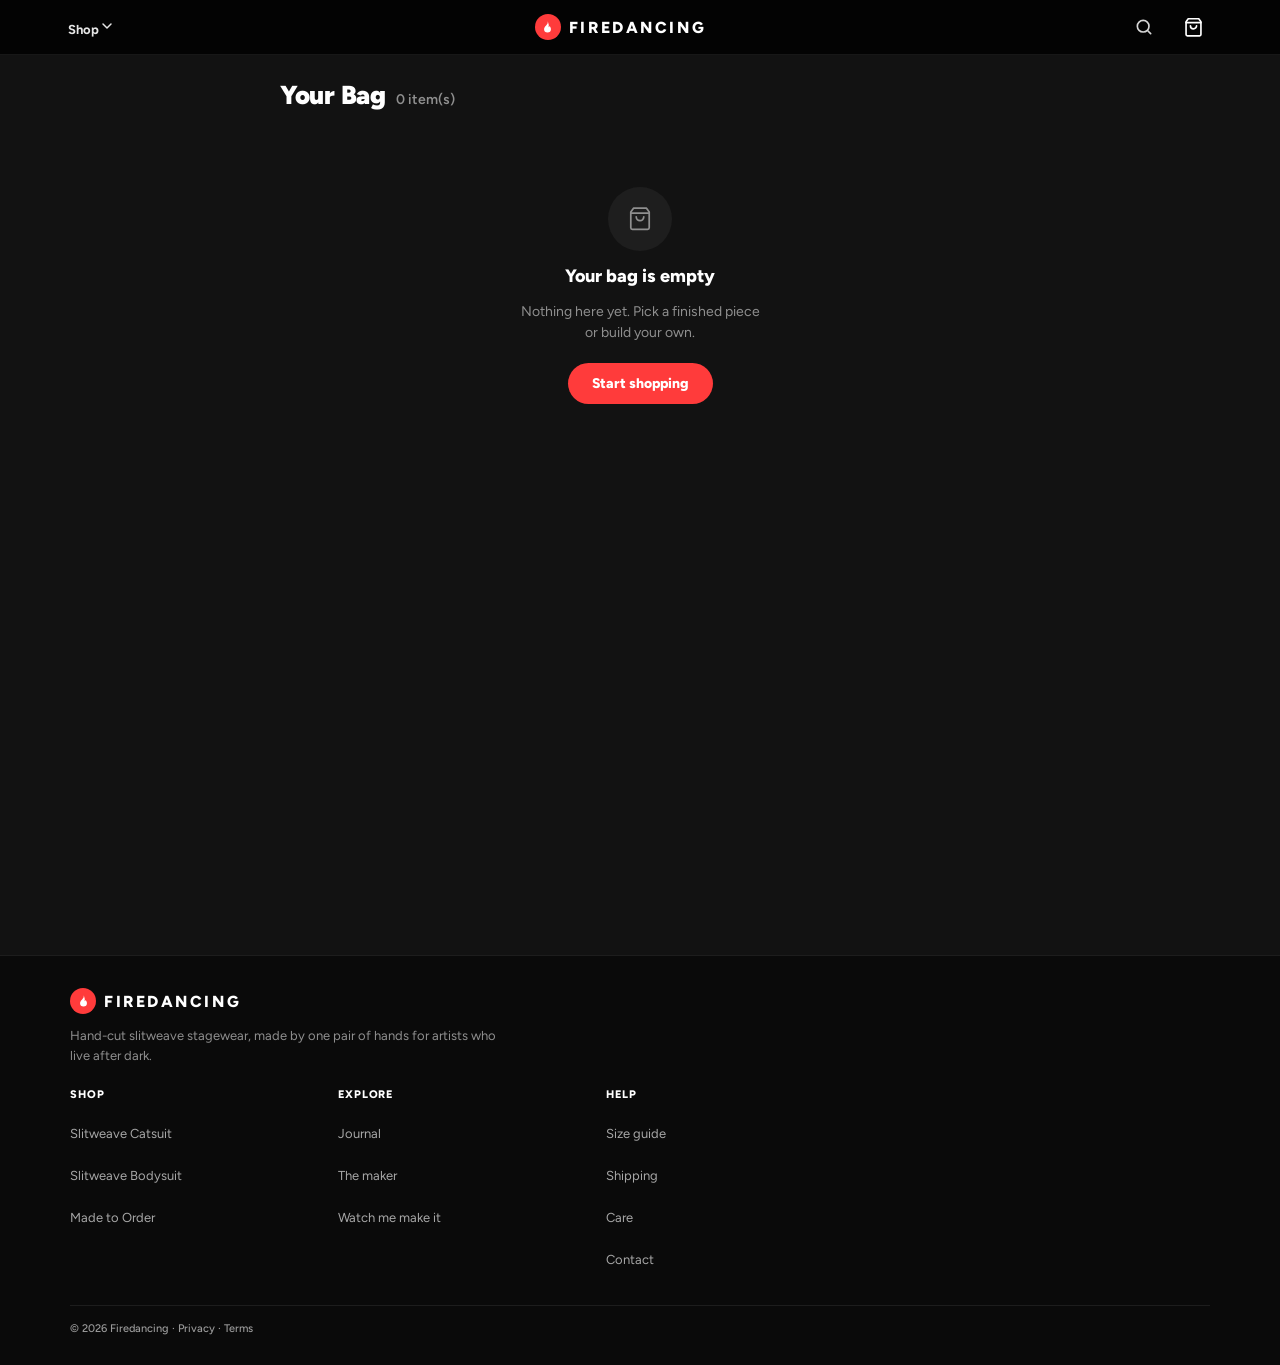
<file: cart.html>
<!DOCTYPE html>
<html lang="en">
<head>
<meta charset="utf-8">
<meta name="viewport" content="width=device-width, initial-scale=1, viewport-fit=cover">
<title>Your Bag · Firedancing</title>
<meta name="description" content="Your Firedancing bag.">
<meta name="robots" content="noindex, follow">
<link rel="canonical" href="https://lyfe-gpt.github.io/firedancing-midnight/cart.html">
<link rel="preconnect" href="https://fonts.googleapis.com">
<link rel="preconnect" href="https://fonts.gstatic.com" crossorigin>
<link href="https://fonts.googleapis.com/css2?family=Figtree:wght@400;500;600;700;800;900&display=swap" rel="stylesheet">
<link rel="stylesheet" href="assets/desktop.css?v=1">
<style>
*{box-sizing:border-box}
body{margin:0;background:#121212;color:#fff;font-family:Figtree,system-ui,sans-serif;-webkit-font-smoothing:antialiased}
a{color:inherit;text-decoration:none}
@keyframes mcFade{from{opacity:0}to{opacity:1}}
@keyframes mcSlide{from{transform:translateX(100%)}to{transform:translateX(0)}}
</style>
</head>
<body>
<div id="site-header"></div>
<div id="main" class="fd-read" style="max-width:440px;margin:0 auto;position:relative;min-height:100vh;background:#121212;padding-bottom:40px;overflow-x:hidden">

  <div style="padding:24px 20px 6px;display:flex;align-items:baseline;gap:10px">
    <h1 style="font-size:26px;font-weight:900;letter-spacing:-.01em;margin:0">Your Bag</h1>
    <span id="count" style="font-size:14px;color:#8f8f8f;font-weight:600"></span>
  </div>

  <div id="body"></div>

</div>

<div id="site-footer"></div>

<script src="assets/cart.js"></script>
<script src="assets/cart-drawer.js"></script>
<script src="assets/site-nav.js?v=10"></script>
<script>
(function () {
  var checkoutMsg = false;
  function esc(s){return String(s==null?'':s).replace(/[&<>"]/g,function(c){return ({'&':'&amp;','<':'&lt;','>':'&gt;','"':'&quot;'})[c];});}
  function render() {
    var C = window.MidnightCart, list = C ? C.all() : [], sub = C ? C.subtotal() : 0;
    document.getElementById('count').textContent = (C ? C.count() : 0) + ' item(s)';
    var body = document.getElementById('body');
    if (!list.length) {
      body.innerHTML =
        '<div style="display:flex;flex-direction:column;align-items:center;justify-content:center;gap:14px;padding:70px 24px;text-align:center">' +
          '<div style="width:64px;height:64px;border-radius:50%;background:#1e1e1e;display:grid;place-items:center"><svg aria-hidden="true" width="26" height="26" viewBox="0 0 24 24" fill="none" stroke="#8f8f8f" stroke-width="1.6" stroke-linecap="round" stroke-linejoin="round"><path d="M6 2 3.5 5.5V20a1.5 1.5 0 0 0 1.5 1.5h14a1.5 1.5 0 0 0 1.5-1.5V5.5L18 2z"/><path d="M3.5 6.5h17"/><path d="M15.5 10a3.5 3.5 0 0 1-7 0"/></svg></div>' +
          '<div style="color:#fff;font-weight:800;font-size:18px">Your bag is empty</div>' +
          '<p style="color:#8f8f8f;font-size:14px;max-width:250px;line-height:1.5;margin:0">Nothing here yet. Pick a finished piece or build your own.</p>' +
          '<a href="index.html" style="margin-top:6px;background:#ff3b3b;color:#fff;font-weight:800;font-size:14px;padding:12px 24px;border-radius:500px">Start shopping</a>' +
        '</div>';
      return;
    }
    var items = list.map(function (it) {
      return '<div style="display:flex;gap:15px;padding:20px 0;border-bottom:1px solid rgba(255,255,255,.09)">' +
        '<img src="' + esc(it.img) + '" style="width:92px;height:116px;object-fit:cover;border-radius:10px;flex:0 0 auto;background:#000" alt="item" />' +
        '<div style="flex:1;min-width:0;display:flex;flex-direction:column">' +
          '<div style="display:flex;justify-content:space-between;gap:10px">' +
            '<div style="font-size:15px;font-weight:800;color:#fff;line-height:1.25">' + esc(it.title) + '</div>' +
            '<div style="font-size:15px;font-weight:800;color:#fff;white-space:nowrap">$' + (it.price * it.qty) + '</div>' +
          '</div>' +
          '<div style="font-size:12.5px;color:#a7a7a7;font-weight:500;margin:4px 0 6px;line-height:1.45">' + esc(it.variant) + '</div>' +
          (it.madeToOrder ? '<div style="font-size:11px;font-weight:800;color:#ff5c5c;letter-spacing:.03em;margin-bottom:8px">MADE TO ORDER · 2-4 WEEKS</div>' : '') +
          '<div style="margin-top:auto;display:flex;align-items:center;justify-content:space-between">' +
            '<div style="display:flex;align-items:center;border:1px solid rgba(255,255,255,.22);border-radius:500px">' +
              '<button data-act="dec" data-id="' + esc(it.id) + '" style="width:34px;height:34px;background:none;border:none;color:#fff;font-size:17px;cursor:pointer">−</button>' +
              '<span style="min-width:28px;text-align:center;font-size:14px;font-weight:700;color:#fff">' + it.qty + '</span>' +
              '<button data-act="inc" data-id="' + esc(it.id) + '" style="width:34px;height:34px;background:none;border:none;color:#fff;font-size:17px;cursor:pointer">+</button>' +
            '</div>' +
            '<button data-act="remove" data-id="' + esc(it.id) + '" style="background:none;border:none;color:#8f8f8f;font-size:13px;font-weight:600;cursor:pointer;text-decoration:underline;text-underline-offset:2px">Remove</button>' +
          '</div>' +
        '</div>' +
      '</div>';
    }).join('');
    body.innerHTML =
      '<div style="padding:12px 20px 0">' + items + '</div>' +
      '<div style="margin:24px 20px 0;background:#181818;border-radius:16px;padding:22px">' +
        '<div style="font-size:12px;font-weight:800;letter-spacing:.1em;color:#8f8f8f;margin-bottom:16px">ORDER SUMMARY</div>' +
        '<div style="display:flex;justify-content:space-between;font-size:14px;margin-bottom:11px"><span style="color:#d6d6d6;font-weight:600">Subtotal</span><span style="font-weight:700">$' + sub + '</span></div>' +
        '<div style="display:flex;justify-content:space-between;font-size:14px;margin-bottom:11px"><span style="color:#d6d6d6;font-weight:600">Shipping</span><span style="font-weight:700;color:#ff5c5c">Free</span></div>' +
        '<div style="display:flex;justify-content:space-between;font-size:14px;margin-bottom:14px"><span style="color:#d6d6d6;font-weight:600">Taxes</span><span style="color:#8f8f8f;font-weight:600">Calculated at checkout</span></div>' +
        '<div style="height:1px;background:rgba(255,255,255,.1);margin:0 0 14px"></div>' +
        '<div style="display:flex;justify-content:space-between;align-items:baseline;margin-bottom:18px"><span style="font-size:16px;font-weight:800">Estimated total</span><span style="font-size:22px;font-weight:900">$' + sub + '</span></div>' +
        '<button data-act="checkout" style="width:100%;height:52px;border:none;border-radius:500px;background:#ff3b3b;color:#fff;font-family:Figtree,sans-serif;font-size:15px;font-weight:800;letter-spacing:.02em;cursor:pointer;transition:.15s">Checkout</button>' +
        '<a href="index.html" style="display:block;text-align:center;margin-top:14px;color:#d6d6d6;font-size:13px;font-weight:700;text-decoration:underline;text-underline-offset:3px">Continue shopping</a>' +
      '</div>' +
      (checkoutMsg ? '<div style="margin:14px 20px 0;background:rgba(255,59,59,.1);border:1px solid rgba(255,59,59,.4);border-radius:12px;padding:14px 16px;font-size:13px;color:#ffb0b0;font-weight:600;text-align:center">Demo checkout - this is where payment would go. ✦</div>' : '');
  }
  document.getElementById('body').addEventListener('click', function (e) {
    var t = e.target.closest('[data-act]'); if (!t) return;
    var act = t.getAttribute('data-act'), id = t.getAttribute('data-id'), C = window.MidnightCart;
    if (act === 'checkout') { checkoutMsg = true; render(); return; }
    var it = C.all().find(function (x) { return x.id === id; });
    if (act === 'inc' && it) C.setQty(id, it.qty + 1);
    else if (act === 'dec' && it) C.setQty(id, it.qty - 1);
    else if (act === 'remove') C.remove(id);
  });
  window.addEventListener('midnight:cartchange', render);
  window.addEventListener('storage', render);
  render();
})();
</script>
</body>
</html>
</file>
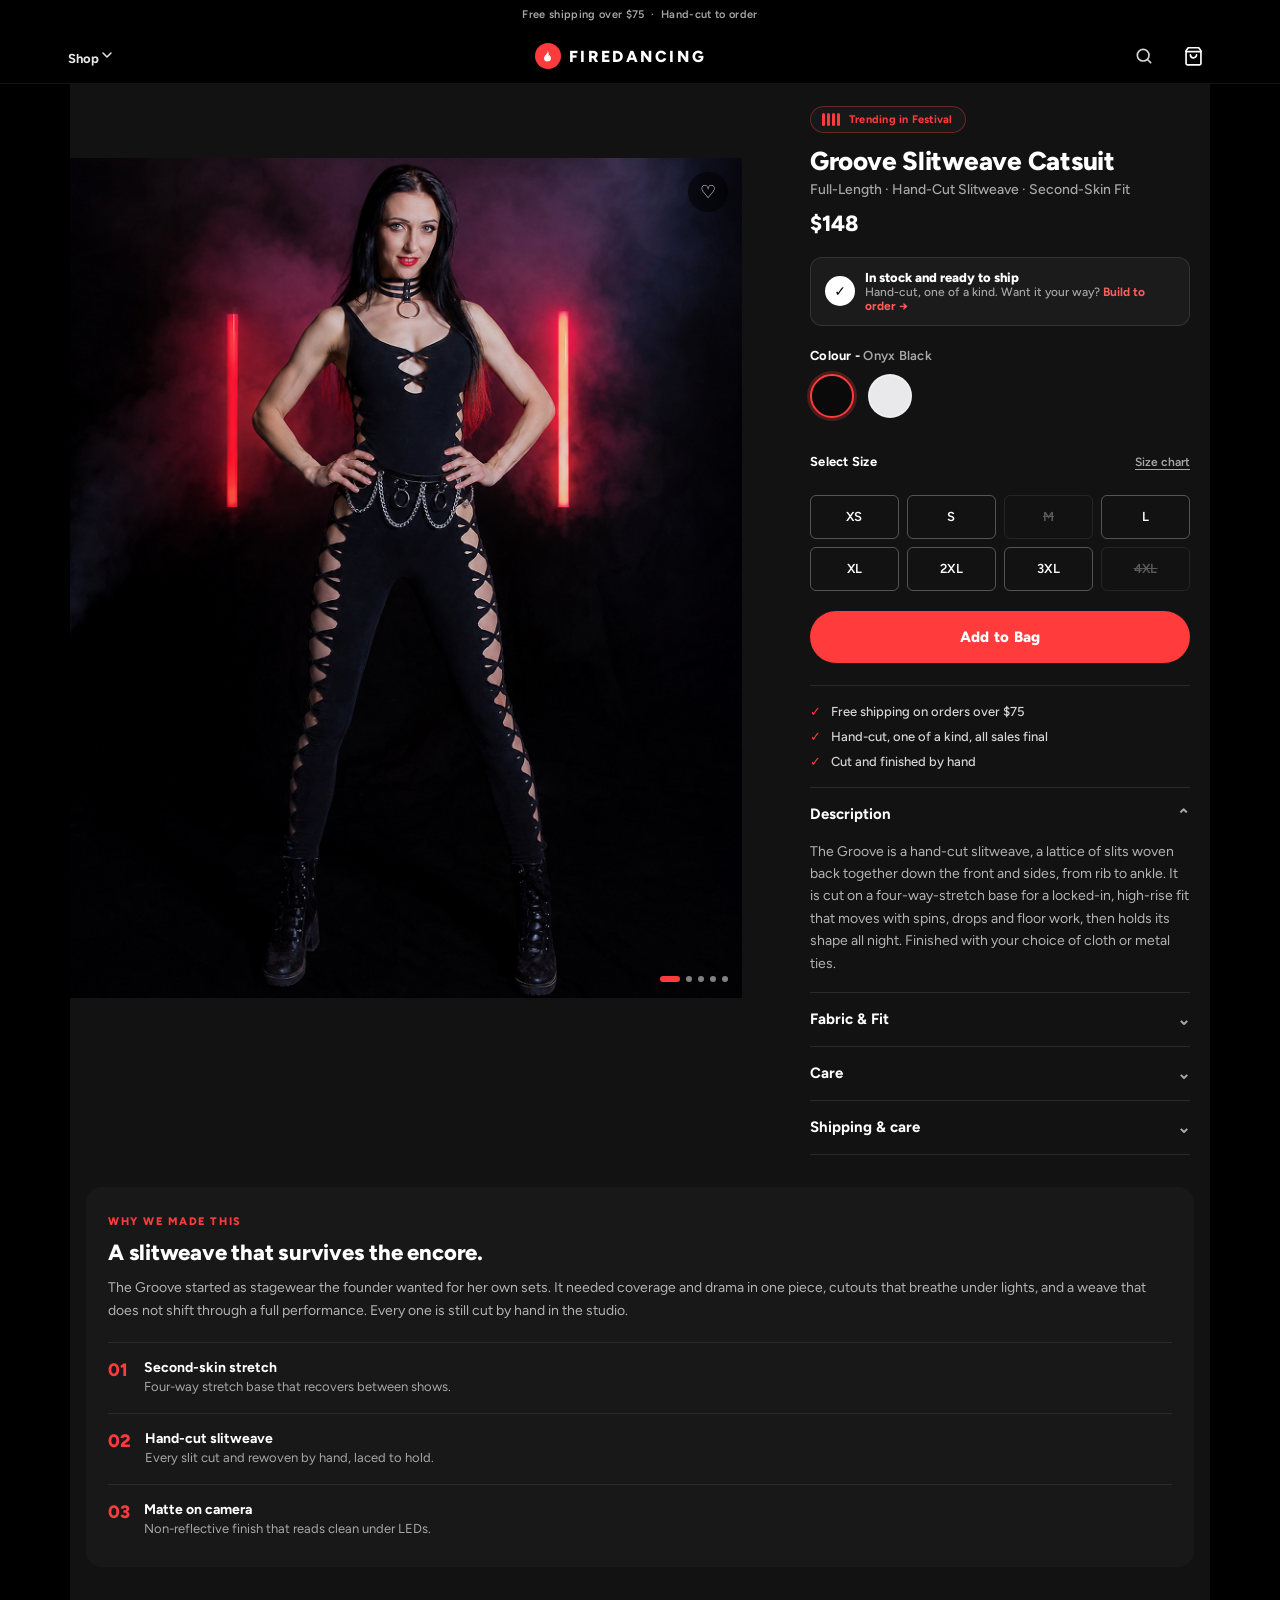
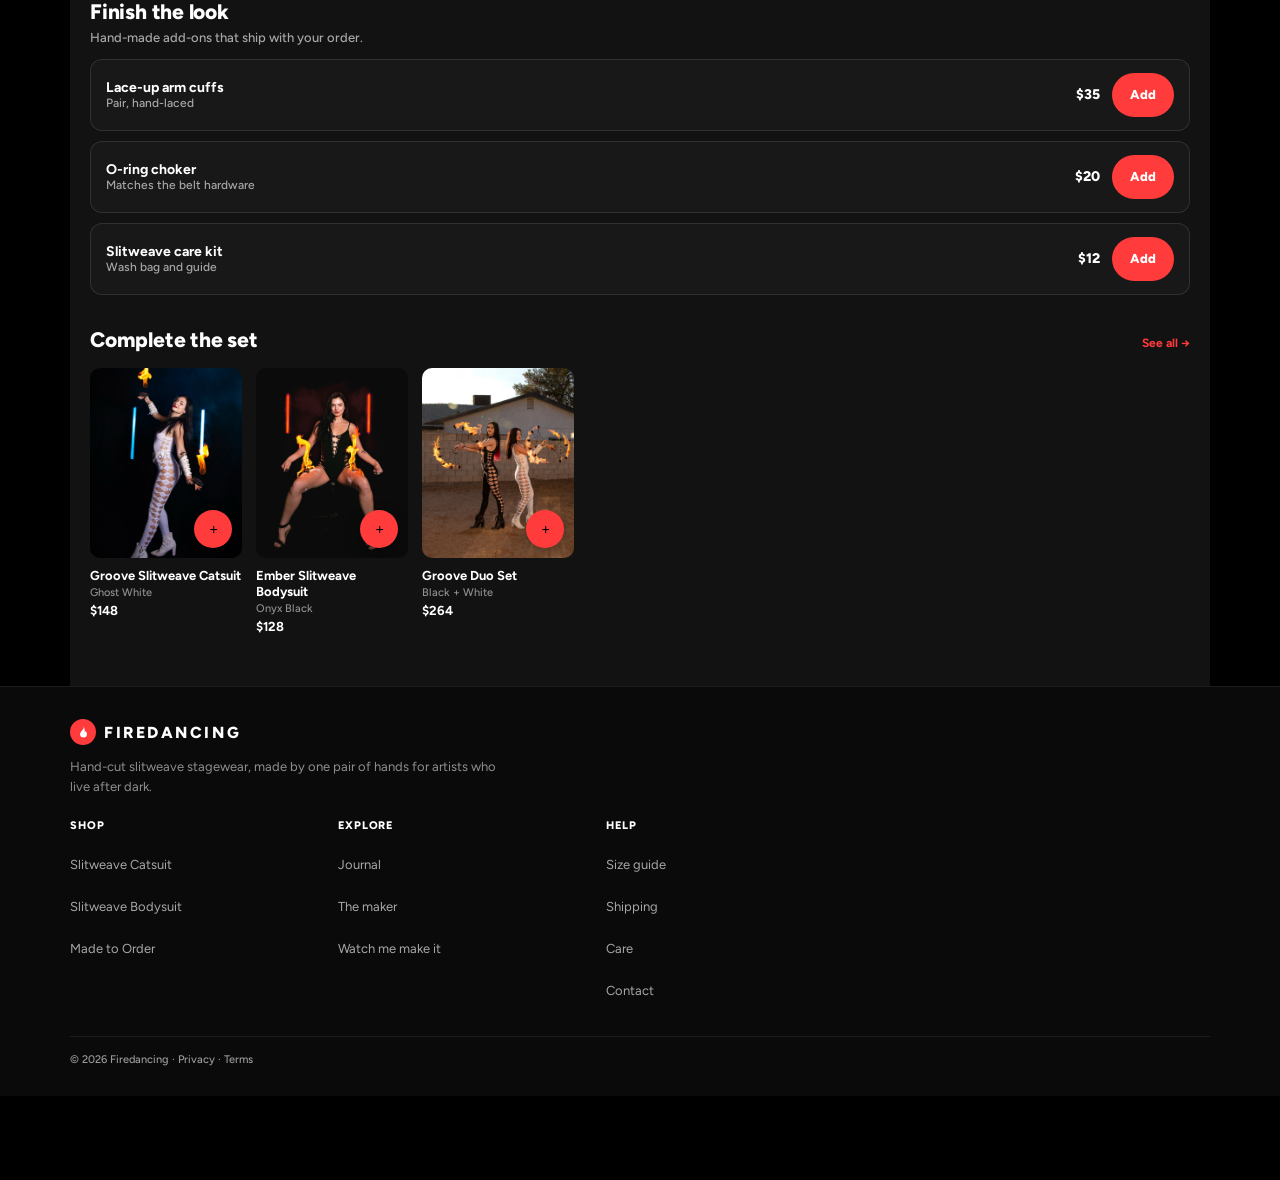
<file: catsuit.html>
<!DOCTYPE html>
<html lang="en">
<head>
<meta charset="utf-8">
<meta name="viewport" content="width=device-width, initial-scale=1, viewport-fit=cover">
<title>Groove Slitweave Catsuit · Firedancing</title>
<meta name="description" content="The Groove hand-cut slitweave catsuit. Second-skin fit, cloth or metal ties, in stock and ready to ship. Made by hand for fire performers and festival nights.">
<link rel="canonical" href="https://lyfe-gpt.github.io/firedancing-midnight/catsuit.html">
<meta property="og:type" content="product">
<meta property="og:site_name" content="Firedancing">
<meta property="og:title" content="Groove Slitweave Catsuit · Firedancing">
<meta property="og:description" content="Hand-cut slitweave catsuit. Second-skin fit, cloth or metal ties, in stock and ready to ship.">
<meta property="og:url" content="https://lyfe-gpt.github.io/firedancing-midnight/catsuit.html">
<meta property="og:image" content="https://lyfe-gpt.github.io/firedancing-midnight/assets/product/black-catsuit-1.jpg">
<meta property="product:price:amount" content="148.00">
<meta property="product:price:currency" content="USD">
<meta name="twitter:card" content="summary_large_image">
<meta name="twitter:title" content="Groove Slitweave Catsuit · Firedancing">
<meta name="twitter:description" content="Hand-cut slitweave catsuit, in stock and ready to ship.">
<meta name="twitter:image" content="https://lyfe-gpt.github.io/firedancing-midnight/assets/product/black-catsuit-1.jpg">
<script type="application/ld+json">
{
  "@context": "https://schema.org",
  "@type": "Product",
  "name": "Groove Slitweave Catsuit",
  "description": "Hand-cut slitweave catsuit on a four-way-stretch base, a lattice of slits woven back together down the front and sides. Second-skin fit that moves with spins, drops and floor work, finished with your choice of cloth or metal ties. In stock and ready to ship.",
  "brand": { "@type": "Brand", "name": "Firedancing" },
  "url": "https://lyfe-gpt.github.io/firedancing-midnight/catsuit.html",
  "image": [
    "https://lyfe-gpt.github.io/firedancing-midnight/assets/product/black-catsuit-1.jpg",
    "https://lyfe-gpt.github.io/firedancing-midnight/assets/product/white-catsuit-1.jpg"
  ],
  "category": "Stagewear > Catsuit",
  "material": "Four-way-stretch slitweave",
  "color": ["Onyx Black", "Ghost White"],
  "size": ["XS", "S", "M", "L", "XL", "2XL", "3XL", "4XL"],
  "offers": [
    { "@type": "Offer", "sku": "GROOVE-CATSUIT-XS", "name": "Groove Slitweave Catsuit, XS", "priceCurrency": "USD", "price": "148.00", "availability": "https://schema.org/InStock", "itemCondition": "https://schema.org/NewCondition", "priceValidUntil": "2026-12-31", "url": "https://lyfe-gpt.github.io/firedancing-midnight/catsuit.html", "seller": { "@type": "Organization", "name": "Firedancing" }, "hasMerchantReturnPolicy": { "@type": "MerchantReturnPolicy", "applicableCountry": "US", "returnPolicyCategory": "https://schema.org/MerchantReturnNotPermitted" } },
    { "@type": "Offer", "sku": "GROOVE-CATSUIT-S", "name": "Groove Slitweave Catsuit, S", "priceCurrency": "USD", "price": "148.00", "availability": "https://schema.org/InStock", "itemCondition": "https://schema.org/NewCondition", "priceValidUntil": "2026-12-31", "url": "https://lyfe-gpt.github.io/firedancing-midnight/catsuit.html", "seller": { "@type": "Organization", "name": "Firedancing" }, "hasMerchantReturnPolicy": { "@type": "MerchantReturnPolicy", "applicableCountry": "US", "returnPolicyCategory": "https://schema.org/MerchantReturnNotPermitted" } },
    { "@type": "Offer", "sku": "GROOVE-CATSUIT-M", "name": "Groove Slitweave Catsuit, M", "priceCurrency": "USD", "price": "148.00", "availability": "https://schema.org/OutOfStock", "itemCondition": "https://schema.org/NewCondition", "priceValidUntil": "2026-12-31", "url": "https://lyfe-gpt.github.io/firedancing-midnight/catsuit.html", "seller": { "@type": "Organization", "name": "Firedancing" }, "hasMerchantReturnPolicy": { "@type": "MerchantReturnPolicy", "applicableCountry": "US", "returnPolicyCategory": "https://schema.org/MerchantReturnNotPermitted" } },
    { "@type": "Offer", "sku": "GROOVE-CATSUIT-L", "name": "Groove Slitweave Catsuit, L", "priceCurrency": "USD", "price": "148.00", "availability": "https://schema.org/InStock", "itemCondition": "https://schema.org/NewCondition", "priceValidUntil": "2026-12-31", "url": "https://lyfe-gpt.github.io/firedancing-midnight/catsuit.html", "seller": { "@type": "Organization", "name": "Firedancing" }, "hasMerchantReturnPolicy": { "@type": "MerchantReturnPolicy", "applicableCountry": "US", "returnPolicyCategory": "https://schema.org/MerchantReturnNotPermitted" } },
    { "@type": "Offer", "sku": "GROOVE-CATSUIT-XL", "name": "Groove Slitweave Catsuit, XL", "priceCurrency": "USD", "price": "148.00", "availability": "https://schema.org/InStock", "itemCondition": "https://schema.org/NewCondition", "priceValidUntil": "2026-12-31", "url": "https://lyfe-gpt.github.io/firedancing-midnight/catsuit.html", "seller": { "@type": "Organization", "name": "Firedancing" }, "hasMerchantReturnPolicy": { "@type": "MerchantReturnPolicy", "applicableCountry": "US", "returnPolicyCategory": "https://schema.org/MerchantReturnNotPermitted" } },
    { "@type": "Offer", "sku": "GROOVE-CATSUIT-2XL", "name": "Groove Slitweave Catsuit, 2XL", "priceCurrency": "USD", "price": "148.00", "availability": "https://schema.org/InStock", "itemCondition": "https://schema.org/NewCondition", "priceValidUntil": "2026-12-31", "url": "https://lyfe-gpt.github.io/firedancing-midnight/catsuit.html", "seller": { "@type": "Organization", "name": "Firedancing" }, "hasMerchantReturnPolicy": { "@type": "MerchantReturnPolicy", "applicableCountry": "US", "returnPolicyCategory": "https://schema.org/MerchantReturnNotPermitted" } },
    { "@type": "Offer", "sku": "GROOVE-CATSUIT-3XL", "name": "Groove Slitweave Catsuit, 3XL", "priceCurrency": "USD", "price": "148.00", "availability": "https://schema.org/InStock", "itemCondition": "https://schema.org/NewCondition", "priceValidUntil": "2026-12-31", "url": "https://lyfe-gpt.github.io/firedancing-midnight/catsuit.html", "seller": { "@type": "Organization", "name": "Firedancing" }, "hasMerchantReturnPolicy": { "@type": "MerchantReturnPolicy", "applicableCountry": "US", "returnPolicyCategory": "https://schema.org/MerchantReturnNotPermitted" } },
    { "@type": "Offer", "sku": "GROOVE-CATSUIT-4XL", "name": "Groove Slitweave Catsuit, 4XL", "priceCurrency": "USD", "price": "148.00", "availability": "https://schema.org/OutOfStock", "itemCondition": "https://schema.org/NewCondition", "priceValidUntil": "2026-12-31", "url": "https://lyfe-gpt.github.io/firedancing-midnight/catsuit.html", "seller": { "@type": "Organization", "name": "Firedancing" }, "hasMerchantReturnPolicy": { "@type": "MerchantReturnPolicy", "applicableCountry": "US", "returnPolicyCategory": "https://schema.org/MerchantReturnNotPermitted" } }
  ]
}
</script>
<script type="application/ld+json">
{
  "@context": "https://schema.org",
  "@type": "BreadcrumbList",
  "itemListElement": [
    { "@type": "ListItem", "position": 1, "name": "Home", "item": "https://lyfe-gpt.github.io/firedancing-midnight/" },
    { "@type": "ListItem", "position": 2, "name": "Groove Slitweave Catsuit", "item": "https://lyfe-gpt.github.io/firedancing-midnight/catsuit.html" }
  ]
}
</script>
<link rel="preconnect" href="https://fonts.googleapis.com">
<link rel="preconnect" href="https://fonts.gstatic.com" crossorigin>
<link href="https://fonts.googleapis.com/css2?family=Figtree:wght@400;500;600;700;800;900&display=swap" rel="stylesheet">
<link rel="stylesheet" href="assets/desktop.css?v=1">
<style>
*{box-sizing:border-box}
body{margin:0;background:#000;color:#fff;font-family:Figtree,system-ui,sans-serif;-webkit-font-smoothing:antialiased}
a{color:inherit;text-decoration:none}
::-webkit-scrollbar{display:none}
@keyframes eqbar{0%,100%{transform:scaleY(.35)}50%{transform:scaleY(1)}}
@keyframes toastIn{from{transform:translateY(130%);opacity:0}to{transform:translateY(0);opacity:1}}
@keyframes mcFade{from{opacity:0}to{opacity:1}}
@keyframes mcSlide{from{transform:translateX(100%)}to{transform:translateX(0)}}
@keyframes mcSlideUp{from{transform:translateX(-50%) translateY(100%)}to{transform:translateX(-50%) translateY(0)}}
</style>
</head>
<body>
<div style="max-width:440px;margin:0 auto;background:#000">
  <div style="background:#000;color:#a7a7a7;font-size:11px;font-weight:600;letter-spacing:.03em;text-align:center;padding:8px 12px">Free shipping over $75&nbsp;&nbsp;·&nbsp;&nbsp;Hand-cut to order</div>
</div>
<div id="site-header"></div>

<div id="main" class="fd-pdp" style="max-width:440px;margin:0 auto;position:relative;background:#121212;padding-bottom:88px;overflow-x:hidden">

  <!-- GALLERY CAROUSEL -->
  <div class="fd-pdp-media" style="position:relative;background:#000">
    <div id="gallery" style="display:flex;overflow-x:auto;scroll-snap-type:x mandatory;-webkit-overflow-scrolling:touch;aspect-ratio:4/5;background:#000"></div>
    <button id="wishTop" style="position:absolute;top:14px;right:14px;width:40px;height:40px;border-radius:50%;border:none;background:rgba(0,0,0,.5);color:#fff;font-size:18px;cursor:pointer;backdrop-filter:blur(6px);-webkit-backdrop-filter:blur(6px)">♡</button>
    <div id="dots" style="position:absolute;right:14px;bottom:16px;display:flex;gap:6px"></div>
  </div>

  <!-- BUY BOX -->
  <div class="fd-pdp-buy" style="padding:22px 20px 8px">
    <div style="display:inline-flex;align-items:center;gap:9px;background:#181818;border:1px solid rgba(255,59,59,.35);border-radius:500px;padding:6px 13px 6px 11px;margin-bottom:14px">
      <span style="display:flex;align-items:flex-end;gap:2px;height:13px">
        <span style="width:3px;height:13px;background:#ff3b3b;border-radius:2px;transform-origin:bottom;animation:eqbar .9s ease-in-out infinite"></span>
        <span style="width:3px;height:13px;background:#ff3b3b;border-radius:2px;transform-origin:bottom;animation:eqbar .9s ease-in-out infinite .3s"></span>
        <span style="width:3px;height:13px;background:#ff3b3b;border-radius:2px;transform-origin:bottom;animation:eqbar .9s ease-in-out infinite .15s"></span>
        <span style="width:3px;height:13px;background:#ff3b3b;border-radius:2px;transform-origin:bottom;animation:eqbar .9s ease-in-out infinite .45s"></span>
      </span>
      <span style="font-size:11px;font-weight:700;color:#ff3b3b;letter-spacing:.02em">Trending in Festival</span>
    </div>

    <h1 style="font-size:26px;font-weight:800;line-height:1.1;letter-spacing:-.01em;margin:0 0 5px">Groove Slitweave Catsuit</h1>
    <p style="margin:0 0 12px;color:#a7a7a7;font-size:14px;font-weight:500">Full-Length · Hand-Cut Slitweave · Second-Skin Fit</p>

    <div style="display:flex;align-items:baseline;gap:11px;margin-bottom:20px">
      <span style="font-size:22px;font-weight:800">$148</span>
    </div>

    <!-- READY TO SHIP CALLOUT -->
    <div style="display:flex;align-items:center;gap:10px;background:rgba(255,255,255,.04);border:1px solid rgba(255,255,255,.1);border-radius:12px;padding:12px 14px;margin-bottom:22px">
      <span style="width:30px;height:30px;flex:0 0 auto;border-radius:50%;background:#fff;color:#000;display:grid;place-items:center;font-size:14px;font-weight:900">✓</span>
      <div><div style="font-size:13px;font-weight:800">In stock and ready to ship</div><div style="font-size:12px;color:#a7a7a7;font-weight:500">Hand-cut, one of a kind. Want it your way? <a href="made-to-order.html" style="color:#ff5c5c;font-weight:700">Build to order →</a></div></div>
    </div>

    <!-- COLOR -->
    <div style="margin-bottom:22px">
      <div style="font-size:13px;font-weight:700;letter-spacing:.02em;margin-bottom:11px">Colour - <span id="colorLabel" style="color:#a7a7a7;font-weight:600"></span></div>
      <div id="swatches" style="display:flex;gap:14px"></div>
    </div>

    <!-- SIZE -->
    <div style="margin-bottom:8px">
      <div style="display:flex;align-items:center;justify-content:space-between;margin-bottom:11px">
        <span style="font-size:13px;font-weight:700;letter-spacing:.02em">Select Size</span>
        <button id="sizeGuideBtn" style="background:none;border:none;font-size:12px;font-weight:600;color:#a7a7a7;text-decoration:underline;text-underline-offset:3px;cursor:pointer;font-family:Figtree,sans-serif;min-height:44px;padding:0 4px;margin-right:-4px">Size chart</button>
      </div>
      <div id="sizes" style="display:grid;grid-template-columns:repeat(4,1fr);gap:8px"></div>
    </div>
    <div id="sizeErr"></div>

    <div class="fd-buy-desktop" style="display:none;margin-top:20px">
      <button type="button" onclick="document.getElementById('addBtn').click()" style="width:100%;height:52px;border:none;border-radius:500px;background:#ff3b3b;color:#fff;font-family:Figtree,sans-serif;font-size:15px;font-weight:800;letter-spacing:.02em;cursor:pointer">Add to Bag</button>
    </div>

    <div style="display:flex;flex-direction:column;gap:10px;margin-top:22px;padding-top:18px;border-top:1px solid rgba(255,255,255,.1)">
      <div style="display:flex;align-items:center;gap:10px;font-size:13px;color:#d6d6d6;font-weight:500"><span style="color:#ff3b3b;font-weight:800">✓</span>Free shipping on orders over $75</div>
      <div style="display:flex;align-items:center;gap:10px;font-size:13px;color:#d6d6d6;font-weight:500"><span style="color:#ff3b3b;font-weight:800">✓</span>Hand-cut, one of a kind, all sales final</div>
      <div style="display:flex;align-items:center;gap:10px;font-size:13px;color:#d6d6d6;font-weight:500"><span style="color:#ff3b3b;font-weight:800">✓</span>Cut and finished by hand</div>
    </div>

    <!-- ACCORDIONS -->
    <div id="accordions" style="margin-top:18px;border-top:1px solid rgba(255,255,255,.1)">
      <button data-acc="desc" style="width:100%;display:flex;align-items:center;justify-content:space-between;background:none;border:none;color:#fff;font-family:Figtree,sans-serif;font-size:15px;font-weight:700;padding:17px 0;cursor:pointer">Description<span data-chev="desc" style="transition:transform .2s;display:inline-block;color:#a7a7a7;font-size:16px">⌄</span></button>
      <div data-panel="desc"><p style="margin:0 0 17px;font-size:14px;line-height:1.6;color:#b3b3b3">The Groove is a hand-cut slitweave, a lattice of slits woven back together down the front and sides, from rib to ankle. It is cut on a four-way-stretch base for a locked-in, high-rise fit that moves with spins, drops and floor work, then holds its shape all night. Finished with your choice of cloth or metal ties.</p></div>
      <div style="border-top:1px solid rgba(255,255,255,.1)"></div>

      <button data-acc="fabric" style="width:100%;display:flex;align-items:center;justify-content:space-between;background:none;border:none;color:#fff;font-family:Figtree,sans-serif;font-size:15px;font-weight:700;padding:17px 0;cursor:pointer">Fabric &amp; Fit<span data-chev="fabric" style="transition:transform .2s;display:inline-block;color:#a7a7a7;font-size:16px">⌄</span></button>
      <div data-panel="fabric"><ul style="margin:0 0 17px;padding-left:18px;font-size:14px;line-height:1.7;color:#b3b3b3"><li>Cotton-blend stretch base, four-way stretch, opaque core panels</li><li>Every slit cut and woven by hand, no two identical</li><li>Cloth or metal ties; tie-dye and bleach-dye finishes available</li><li>High-rise, full-length. Model is 5 foot 9 wearing a size S</li></ul></div>
      <div style="border-top:1px solid rgba(255,255,255,.1)"></div>

      <button data-acc="care" style="width:100%;display:flex;align-items:center;justify-content:space-between;background:none;border:none;color:#fff;font-family:Figtree,sans-serif;font-size:15px;font-weight:700;padding:17px 0;cursor:pointer">Care<span data-chev="care" style="transition:transform .2s;display:inline-block;color:#a7a7a7;font-size:16px">⌄</span></button>
      <div data-panel="care"><p style="margin:0 0 17px;font-size:14px;line-height:1.6;color:#b3b3b3">Hand wash cold, inside out. Lay flat to dry. Do not bleach, iron the cutouts, or tumble dry. Skip fabric softener to protect the stretch and the weave.</p></div>
      <div style="border-top:1px solid rgba(255,255,255,.1)"></div>

      <button data-acc="ship" style="width:100%;display:flex;align-items:center;justify-content:space-between;background:none;border:none;color:#fff;font-family:Figtree,sans-serif;font-size:15px;font-weight:700;padding:17px 0;cursor:pointer">Shipping &amp; care<span data-chev="ship" style="transition:transform .2s;display:inline-block;color:#a7a7a7;font-size:16px">⌄</span></button>
      <div data-panel="ship"><p style="margin:0 0 17px;font-size:14px;line-height:1.6;color:#b3b3b3">Free standard shipping over $75, with express available at checkout. Every slitweave is cut and woven by hand, so each piece is one of a kind and all sales are final. Hand wash cold, lay flat to dry, and it will hold through the set.</p></div>
      <div style="border-top:1px solid rgba(255,255,255,.1)"></div>
    </div>
  </div>

  <!-- WHY WE MADE THIS -->
  <section class="fd-pdp-full" style="margin:24px 16px 0;background:#181818;border-radius:16px;padding:28px 22px">
    <div style="font-size:11px;font-weight:800;letter-spacing:.14em;color:#ff3b3b;margin-bottom:12px">WHY WE MADE THIS</div>
    <h2 style="font-size:22px;font-weight:800;line-height:1.15;letter-spacing:-.01em;margin:0 0 12px">A slitweave that survives the encore.</h2>
    <p style="margin:0 0 20px;font-size:14px;line-height:1.6;color:#b3b3b3">The Groove started as stagewear the founder wanted for her own sets. It needed coverage and drama in one piece, cutouts that breathe under lights, and a weave that does not shift through a full performance. Every one is still cut by hand in the studio.</p>
    <div style="display:flex;gap:14px;padding:16px 0;border-top:1px solid rgba(255,255,255,.08)"><span style="color:#ff3b3b;font-size:18px;font-weight:800;min-width:22px">01</span><div><div style="font-weight:700;font-size:14px;margin-bottom:2px">Second-skin stretch</div><div style="font-size:13px;color:#a7a7a7;line-height:1.45">Four-way stretch base that recovers between shows.</div></div></div>
    <div style="display:flex;gap:14px;padding:16px 0;border-top:1px solid rgba(255,255,255,.08)"><span style="color:#ff3b3b;font-size:18px;font-weight:800;min-width:22px">02</span><div><div style="font-weight:700;font-size:14px;margin-bottom:2px">Hand-cut slitweave</div><div style="font-size:13px;color:#a7a7a7;line-height:1.45">Every slit cut and rewoven by hand, laced to hold.</div></div></div>
    <div style="display:flex;gap:14px;padding:16px 0 0;border-top:1px solid rgba(255,255,255,.08)"><span style="color:#ff3b3b;font-size:18px;font-weight:800;min-width:22px">03</span><div><div style="font-weight:700;font-size:14px;margin-bottom:2px">Matte on camera</div><div style="font-size:13px;color:#a7a7a7;line-height:1.45">Non-reflective finish that reads clean under LEDs.</div></div></div>
  </section>

  <!-- FINISH THE LOOK (upsells) -->
  <section class="fd-pdp-full" style="margin:32px 0 0">
    <div style="margin:0 0 14px;padding:0 20px"><h2 style="font-size:21px;font-weight:800;letter-spacing:-.01em;margin:0">Finish the look</h2><p style="margin:6px 0 0;font-size:13px;color:#a7a7a7;font-weight:500">Hand-made add-ons that ship with your order.</p></div>
    <div id="addons" style="display:flex;flex-direction:column;gap:10px;padding:0 20px"></div>
  </section>

  <!-- COMPLETE THE SET -->
  <section class="fd-pdp-full" style="margin:32px 0 0">
    <div style="display:flex;align-items:baseline;justify-content:space-between;margin:0 0 16px;padding:0 20px">
      <h2 style="font-size:21px;font-weight:800;letter-spacing:-.01em;margin:0">Complete the set</h2>
      <a href="index.html" style="font-size:12px;font-weight:700;color:#ff3b3b">See all →</a>
    </div>
    <div id="recs" style="display:flex;gap:14px;overflow-x:auto;padding:0 20px 4px;scroll-snap-type:x mandatory"></div>
  </section>

  <!-- STICKY ADD TO BAG BAR -->
  <div class="fd-sticky" style="position:fixed;bottom:0;left:50%;transform:translateX(-50%);width:min(440px,100%);z-index:80;background:rgba(10,10,10,.92);backdrop-filter:blur(16px);-webkit-backdrop-filter:blur(16px);border-top:1px solid rgba(255,255,255,.12);padding:12px 16px calc(12px + env(safe-area-inset-bottom));display:flex;align-items:center;gap:12px">
    <div style="min-width:64px">
      <div style="font-size:17px;font-weight:800;line-height:1.1">$148</div>
      <div id="colorLabelSticky" style="font-size:11px;color:#8f8f8f;font-weight:600"></div>
    </div>
    <button id="wishBtm" style="width:48px;height:48px;flex:0 0 auto;border-radius:500px;border:1px solid rgba(255,255,255,.28);background:transparent;color:#fff;font-size:19px;cursor:pointer">♡</button>
    <button id="addBtn" style="flex:1;height:48px;border:none;border-radius:500px;background:#ff3b3b;color:#fff;font-family:Figtree,sans-serif;font-size:15px;font-weight:800;letter-spacing:.02em;cursor:pointer;transition:.15s">Add to Bag</button>
  </div>

  <div id="toastRoot" role="status" aria-live="polite" aria-atomic="true"></div>
  <div id="sizeChartRoot"></div>
</div>

<div id="site-footer"></div>
<div style="height:84px" aria-hidden="true"></div>

<script src="assets/cart.js"></script>
<script src="assets/cart-drawer.js"></script>
<script src="assets/site-nav.js?v=10"></script>
<script>
(function () {
  var WISH_KEY = 'fd_wish_catsuit';
  function wishGet() { try { return localStorage.getItem(WISH_KEY) === '1'; } catch (e) { return false; } }
  function wishSet(v) { try { localStorage.setItem(WISH_KEY, v ? '1' : '0'); } catch (e) {} }
  var state = { color: 'black', size: null, hero: 0, wish: wishGet(), acc: 'desc', sizeErr: false, oosMsg: null, toast: false, sizeChart: false };
  var galleries = {
    black: ['assets/product/black-catsuit-1.jpg', 'assets/product/black-catsuit-2.jpg', 'assets/product/black-catsuit-3.jpg', 'assets/product/black-catsuit-4.jpg', 'assets/product/black-catsuit-5.jpg'],
    white: ['assets/product/white-catsuit-1.jpg', 'assets/product/white-catsuit-2.jpg', 'assets/product/white-catsuit-3.jpg', 'assets/product/white-catsuit-4.jpg']
  };
  var colors = [
    { key: 'black', label: 'Onyx Black', hex: '#0a0a0a' },
    { key: 'white', label: 'Ghost White', hex: '#e9e9ec' }
  ];
  var sizes = [
    { label: 'XS', stock: 6 }, { label: 'S', stock: 3 }, { label: 'M', stock: 0 }, { label: 'L', stock: 9 },
    { label: 'XL', stock: 4 }, { label: '2XL', stock: 5 }, { label: '3XL', stock: 2 }, { label: '4XL', stock: 0 }
  ];
  var chart = [
    ['XS', '30-32', '23-25', '33-35'], ['S', '32-34', '25-27', '35-37'], ['M', '34-36', '27-29', '37-39'],
    ['L', '36-38', '29-31', '39-41'], ['XL', '38-41', '31-34', '41-44'], ['2XL', '41-44', '34-37', '44-47'],
    ['3XL', '44-47', '37-40', '47-50'], ['4XL', '47-50', '40-43', '50-53']
  ];
  var recs = [
    { img: 'assets/product/white-catsuit-1.jpg', name: 'Groove Slitweave Catsuit', variant: 'Ghost White', price: '$148', href: 'catsuit.html' },
    { img: 'assets/product/black-bodysuit-2.jpg', name: 'Ember Slitweave Bodysuit', variant: 'Onyx Black', price: '$128', href: 'bodysuit.html' },
    { img: 'assets/product/duo-lifestyle.jpg', name: 'Groove Duo Set', variant: 'Black + White', price: '$264', href: 'catsuit.html' }
  ];
  var addons = [
    { id: 'acc|cuffs', title: 'Lace-up arm cuffs', sub: 'Pair, hand-laced', price: 35 },
    { id: 'acc|choker', title: 'O-ring choker', sub: 'Matches the belt hardware', price: 20 },
    { id: 'acc|care', title: 'Slitweave care kit', sub: 'Wash bag and guide', price: 12 }
  ];
  var PRICE = 148;

  var gallery = document.getElementById('gallery');
  var galColor = null, toastTimer = null;
  function esc(s){return String(s==null?'':s).replace(/[&<>"]/g,function(c){return ({'&':'&amp;','<':'&lt;','>':'&gt;','"':'&quot;'})[c];});}
  function colorObj() { return colors.find(function (c) { return c.key === state.color; }) || {}; }

  function renderGallery() {
    if (state.color === galColor) return;
    galColor = state.color;
    var imgs = galleries[state.color];
    gallery.innerHTML = imgs.map(function (src) {
      return '<img src="' + src + '" alt="Groove Slitweave Catsuit" style="flex:0 0 100%;width:100%;aspect-ratio:4/5;object-fit:cover;scroll-snap-align:center;display:block" />';
    }).join('');
    gallery.scrollLeft = 0; state.hero = 0;
    renderDots();
  }
  function renderDots() {
    var imgs = galleries[state.color];
    var hero = Math.min(state.hero, imgs.length - 1);
    document.getElementById('dots').innerHTML = imgs.map(function (src, i) {
      return '<span data-dot="' + i + '" style="height:6px;border-radius:3px;cursor:pointer;transition:.2s;width:' + (i === hero ? '20px' : '6px') + ';background:' + (i === hero ? '#ff3b3b' : 'rgba(255,255,255,.5)') + '"></span>';
    }).join('');
  }
  function renderSwatches() {
    document.getElementById('swatches').innerHTML = colors.map(function (c) {
      var sel = state.color === c.key;
      var s = 'width:44px;height:44px;border-radius:50%;cursor:pointer;padding:0;background:' + c.hex + ';border:2px solid ' + (sel ? '#ff3b3b' : 'rgba(255,255,255,.25)') + ';box-shadow:' + (sel ? '0 0 0 3px rgba(255,59,59,.25)' : 'none') + ';transition:.15s';
      return '<button data-color="' + c.key + '" title="' + esc(c.label) + '" style="' + s + '"></button>';
    }).join('');
  }
  function renderSizes() {
    document.getElementById('sizes').innerHTML = sizes.map(function (s) {
      var sel = state.size === s.label, oos = s.stock === 0;
      var style = 'height:44px;border-radius:6px;font-family:Figtree,sans-serif;font-size:13px;font-weight:600;letter-spacing:.02em;cursor:' + (oos ? 'not-allowed' : 'pointer') + ';background:' + (sel ? '#ff3b3b' : 'transparent') + ';color:' + (oos ? '#5a5a5a' : '#fff') + ';border:1px solid ' + (sel ? '#ff3b3b' : (oos ? 'rgba(255,255,255,.08)' : 'rgba(255,255,255,.28)')) + ';text-decoration:' + (oos ? 'line-through' : 'none') + ';transition:.12s';
      return '<button data-size="' + s.label + '"' + (oos ? ' data-oos="1" aria-disabled="true" title="Sold out"' : '') + ' aria-label="' + s.label + (oos ? ', sold out' : '') + '" style="' + style + '">' + s.label + '</button>';
    }).join('');
    var msg = state.sizeErr ? 'Please select a size to continue.'
      : state.oosMsg ? 'Size ' + state.oosMsg + ' is sold out. <a href="made-to-order.html" style="color:#ff6b6b;font-weight:700;text-decoration:underline;text-underline-offset:3px">Build it made to order.</a>'
      : '';
    document.getElementById('sizeErr').innerHTML = msg ? '<p style="margin:10px 0 0;font-size:12px;font-weight:600;color:#ff6b6b">' + msg + '</p>' : '';
  }
  function renderAddons() {
    document.getElementById('addons').innerHTML = addons.map(function (a) {
      return '<div style="display:flex;align-items:center;gap:12px;background:#181818;border:1px solid rgba(255,255,255,.1);border-radius:12px;padding:13px 15px">' +
        '<div style="flex:1"><div style="font-size:14px;font-weight:700">' + esc(a.title) + '</div><div style="font-size:12px;color:#a7a7a7;font-weight:500">' + esc(a.sub) + '</div></div>' +
        '<div style="font-size:14px;font-weight:800">$' + a.price + '</div>' +
        '<button data-addon="' + a.id + '" aria-label="Add ' + esc(a.title) + '" style="flex:0 0 auto;height:44px;padding:0 18px;border:none;border-radius:500px;background:#ff3b3b;color:#fff;font-family:Figtree,sans-serif;font-size:13px;font-weight:800;cursor:pointer">Add</button>' +
      '</div>';
    }).join('');
  }
  function renderRecs() {
    document.getElementById('recs').innerHTML = recs.map(function (r) {
      return '<a href="' + (r.href || '#') + '" style="flex:0 0 152px;scroll-snap-align:start">' +
        '<div style="position:relative;border-radius:10px;overflow:hidden;background:#000;margin-bottom:10px">' +
          '<img src="' + r.img + '" loading="lazy" decoding="async" style="width:100%;aspect-ratio:4/5;object-fit:cover;display:block" alt="' + esc(r.name) + '" />' +
          '<span style="position:absolute;right:10px;bottom:10px;width:38px;height:38px;border-radius:50%;background:#ff3b3b;color:#000;display:grid;place-items:center;font-size:15px;box-shadow:0 6px 16px rgba(0,0,0,.4)">+</span>' +
        '</div>' +
        '<div style="font-size:13px;font-weight:700;margin-bottom:2px;line-height:1.25">' + esc(r.name) + '</div>' +
        '<div style="font-size:11px;color:#8f8f8f;font-weight:500;margin-bottom:4px">' + esc(r.variant) + '</div>' +
        '<div style="font-size:13px;font-weight:700">' + esc(r.price) + '</div></a>';
    }).join('');
  }
  function renderAccordions() {
    ['desc', 'fabric', 'care', 'ship'].forEach(function (k) {
      var open = state.acc === k;
      document.querySelector('[data-panel="' + k + '"]').style.display = open ? 'block' : 'none';
      document.querySelector('[data-chev="' + k + '"]').style.transform = 'rotate(' + (open ? 180 : 0) + 'deg)';
    });
  }
  function renderWish() {
    var glyph = state.wish ? '♥' : '♡', col = state.wish ? '#ff3b3b' : '#fff';
    var top = document.getElementById('wishTop'), btm = document.getElementById('wishBtm');
    top.textContent = glyph; top.style.color = col; btm.textContent = glyph; btm.style.color = col;
  }
  function renderMeta() {
    document.getElementById('colorLabel').textContent = colorObj().label || '';
    document.getElementById('colorLabelSticky').textContent = colorObj().label || '';
  }
  function renderToast() {
    var r = document.getElementById('toastRoot');
    if (!state.toast) { r.innerHTML = ''; return; }
    var imgs = galleries[state.color]; var hero = Math.min(state.hero, imgs.length - 1);
    r.innerHTML = '<div style="position:fixed;left:50%;bottom:84px;transform:translateX(-50%);z-index:100;width:min(408px,calc(100% - 32px));background:#ff3b3b;border-radius:12px;padding:10px 12px;display:flex;align-items:center;gap:12px;box-shadow:0 16px 40px rgba(0,0,0,.5);animation:toastIn .32s cubic-bezier(.2,.8,.2,1)">' +
      '<img src="' + imgs[hero] + '" style="width:42px;height:52px;object-fit:cover;border-radius:6px;display:block" alt="added" />' +
      '<div style="flex:1;color:#fff;min-width:0"><div style="font-size:10px;font-weight:800;letter-spacing:.06em;opacity:.7">ADDED TO BAG</div>' +
      '<div style="font-size:13px;font-weight:800;white-space:nowrap;overflow:hidden;text-overflow:ellipsis">Groove Catsuit · ' + esc(colorObj().label) + '</div></div>' +
      '<a href="cart.html" style="background:#000;color:#fff;border-radius:500px;padding:8px 15px;font-size:12px;font-weight:800;flex:0 0 auto">View Bag</a>' +
      '<button data-act="closetoast" style="background:none;border:none;color:#000;font-size:19px;cursor:pointer;padding:0 2px;font-weight:700;flex:0 0 auto">×</button></div>';
  }
  function renderSizeChart() {
    var r = document.getElementById('sizeChartRoot');
    if (!state.sizeChart) { r.innerHTML = ''; return; }
    var rows = chart.map(function (c) {
      return '<tr><td style="padding:9px 8px;font-weight:800">' + c[0] + '</td><td style="padding:9px 8px;color:#cfcfcf">' + c[1] + '</td><td style="padding:9px 8px;color:#cfcfcf">' + c[2] + '</td><td style="padding:9px 8px;color:#cfcfcf">' + c[3] + '</td></tr>';
    }).join('');
    r.innerHTML = '<div style="position:fixed;inset:0;z-index:9000;font-family:Figtree,sans-serif">' +
      '<div data-act="closechart" style="position:absolute;inset:0;background:rgba(0,0,0,.7);animation:mcFade .2s ease"></div>' +
      '<div style="position:absolute;left:50%;bottom:0;transform:translateX(-50%);width:min(440px,100%);background:#141414;border-top-left-radius:20px;border-top-right-radius:20px;border:1px solid rgba(255,255,255,.1);padding:22px 20px calc(24px + env(safe-area-inset-bottom));animation:mcSlideUp .28s cubic-bezier(.2,.8,.2,1)">' +
        '<div style="display:flex;align-items:center;justify-content:space-between;margin-bottom:6px"><h3 style="margin:0;font-size:18px;font-weight:800">Size chart</h3><button data-act="closechart" style="background:none;border:none;color:#fff;font-size:22px;cursor:pointer">×</button></div>' +
        '<p style="margin:0 0 14px;font-size:12px;color:#a7a7a7">Body measurements in inches. Between sizes, size up or add custom measurements on a made-to-order build.</p>' +
        '<table style="width:100%;border-collapse:collapse;font-size:13px"><thead><tr style="text-align:left;color:#8f8f8f;font-size:11px;letter-spacing:.06em"><th style="padding:0 8px 8px">SIZE</th><th style="padding:0 8px 8px">BUST</th><th style="padding:0 8px 8px">WAIST</th><th style="padding:0 8px 8px">HIP</th></tr></thead><tbody>' + rows + '</tbody></table>' +
      '</div></div>';
  }

  function addToBag() {
    if (!state.size) { state.sizeErr = true; renderSizes(); return; }
    var variant = [colorObj().label, state.size].filter(Boolean).join(' · ');
    var img = galleries[state.color][0];
    var C = window.MidnightCart;
    if (C) { C.add({ id: 'preset|' + variant, title: 'Groove Slitweave Catsuit', variant: variant, price: PRICE, img: img }); C.open(); }
    state.toast = true; renderToast();
    clearTimeout(toastTimer); toastTimer = setTimeout(function () { state.toast = false; renderToast(); }, 3200);
  }
  function addAddon(id) {
    var a = addons.find(function (x) { return x.id === id; }); if (!a) return;
    var C = window.MidnightCart;
    if (C) { C.add({ id: a.id, title: a.title, variant: 'Add-on', price: a.price, img: galleries[state.color][0] }); C.open(); }
  }

  document.getElementById('swatches').addEventListener('click', function (e) {
    var t = e.target.closest('[data-color]'); if (!t) return;
    state.color = t.getAttribute('data-color'); state.hero = 0;
    renderGallery(); renderSwatches(); renderMeta();
  });
  document.getElementById('sizes').addEventListener('click', function (e) {
    var t = e.target.closest('[data-size]'); if (!t) return;
    if (t.getAttribute('data-oos')) { state.oosMsg = t.getAttribute('data-size'); state.sizeErr = false; renderSizes(); return; }
    state.size = t.getAttribute('data-size'); state.sizeErr = false; state.oosMsg = null; renderSizes();
  });
  document.getElementById('addons').addEventListener('click', function (e) {
    var t = e.target.closest('[data-addon]'); if (t) addAddon(t.getAttribute('data-addon'));
  });
  document.getElementById('accordions').addEventListener('click', function (e) {
    var t = e.target.closest('[data-acc]'); if (!t) return;
    var k = t.getAttribute('data-acc'); state.acc = state.acc === k ? null : k; renderAccordions();
  });
  document.getElementById('sizeGuideBtn').addEventListener('click', function () { state.sizeChart = true; renderSizeChart(); });
  document.getElementById('sizeChartRoot').addEventListener('click', function (e) { if (e.target.closest('[data-act="closechart"]')) { state.sizeChart = false; renderSizeChart(); } });
  document.getElementById('wishTop').addEventListener('click', function () { state.wish = !state.wish; wishSet(state.wish); renderWish(); });
  document.getElementById('wishBtm').addEventListener('click', function () { state.wish = !state.wish; wishSet(state.wish); renderWish(); });
  document.getElementById('addBtn').addEventListener('click', addToBag);
  document.getElementById('toastRoot').addEventListener('click', function (e) { if (e.target.closest('[data-act="closetoast"]')) { state.toast = false; renderToast(); } });
  gallery.addEventListener('scroll', function () {
    var w = gallery.clientWidth || 1, i = Math.round(gallery.scrollLeft / w);
    if (i !== state.hero) { state.hero = i; renderDots(); }
  });
  document.getElementById('dots').addEventListener('click', function (e) {
    var d = e.target.closest('[data-dot]'); if (!d) return;
    gallery.scrollTo({ left: (+d.getAttribute('data-dot')) * gallery.clientWidth, behavior: 'smooth' });
  });

  renderGallery(); renderSwatches(); renderSizes(); renderAddons(); renderRecs(); renderAccordions(); renderWish(); renderMeta();
})();
</script>
</body>
</html>
</file>
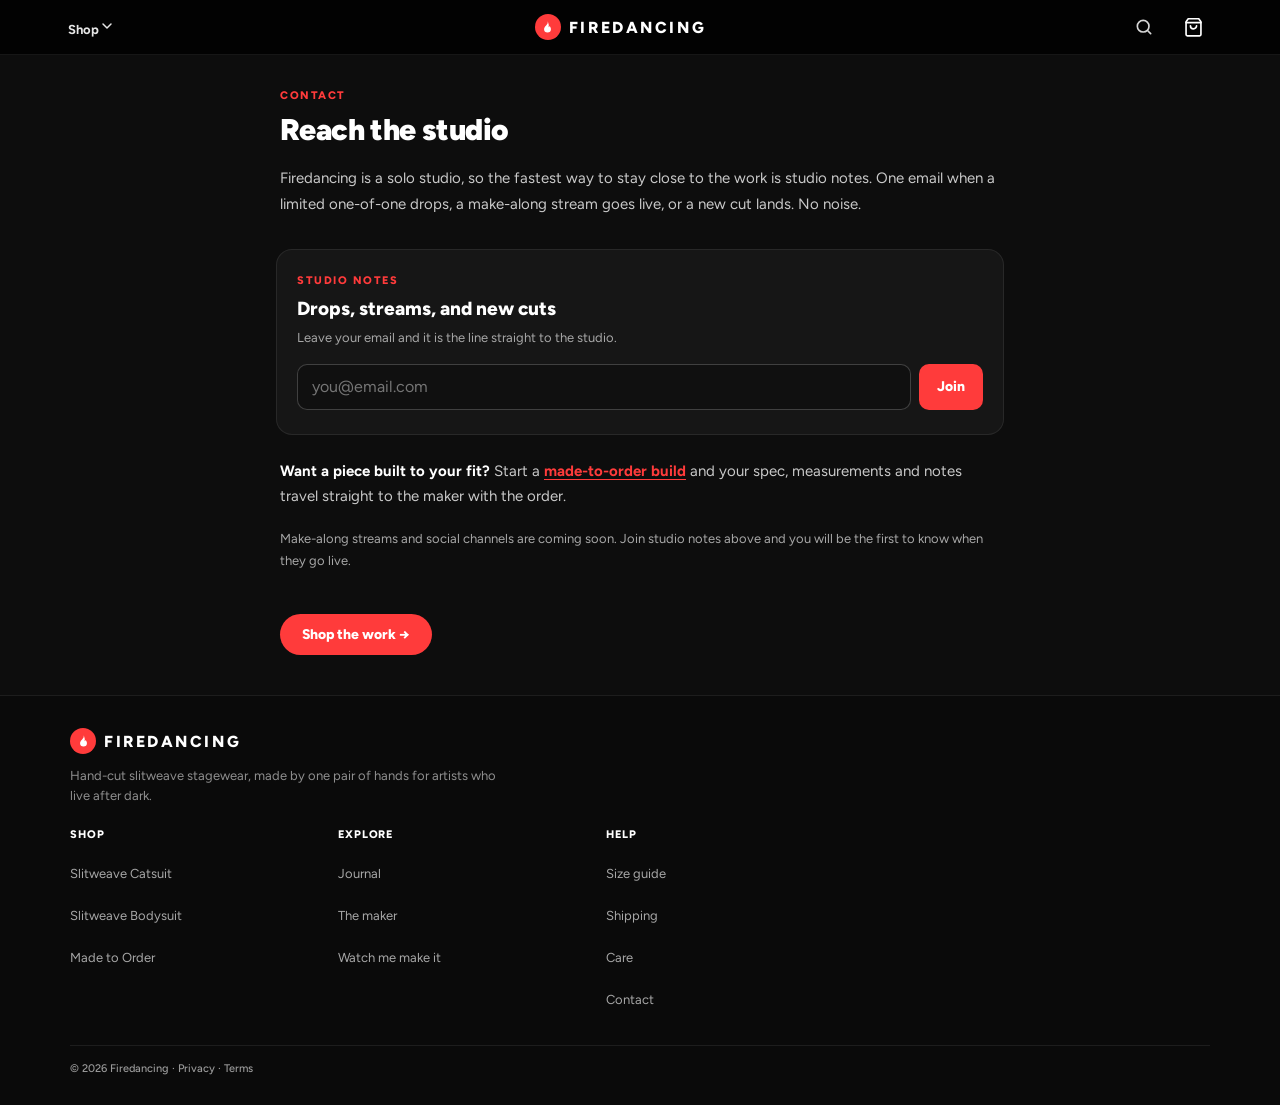
<file: contact.html>
<!DOCTYPE html>
<html lang="en">
<head>
<meta charset="utf-8">
<meta name="viewport" content="width=device-width, initial-scale=1, viewport-fit=cover">
<title>Contact · Firedancing</title>
<meta name="description" content="Reach the Firedancing studio. Join studio notes for drops, streams and new cuts, or ask about a made-to-order build.">
<link rel="canonical" href="https://lyfe-gpt.github.io/firedancing-midnight/contact.html">
<meta property="og:type" content="website">
<meta property="og:site_name" content="Firedancing">
<meta property="og:title" content="Contact · Firedancing">
<meta property="og:description" content="Reach the studio. Join studio notes for drops, streams and new cuts, or ask about a made-to-order build.">
<meta property="og:url" content="https://lyfe-gpt.github.io/firedancing-midnight/contact.html">
<meta property="og:image" content="https://lyfe-gpt.github.io/firedancing-midnight/assets/product/maker.jpg">
<meta name="twitter:card" content="summary_large_image">
<meta name="twitter:title" content="Contact · Firedancing">
<meta name="twitter:description" content="Reach the studio. Join studio notes for drops, streams and new cuts.">
<meta name="twitter:image" content="https://lyfe-gpt.github.io/firedancing-midnight/assets/product/maker.jpg">
<link rel="preconnect" href="https://fonts.googleapis.com">
<link rel="preconnect" href="https://fonts.gstatic.com" crossorigin>
<link href="https://fonts.googleapis.com/css2?family=Figtree:wght@400;500;600;700;800;900&display=swap" rel="stylesheet">
<link rel="stylesheet" href="assets/desktop.css?v=1">
<style>
*{box-sizing:border-box}
body{margin:0;background:#0d0d0d;color:#fff;font-family:Figtree,system-ui,sans-serif;-webkit-font-smoothing:antialiased}
a{color:inherit;text-decoration:none}
@keyframes mcFade{from{opacity:0}to{opacity:1}}
@keyframes mcSlide{from{transform:translateX(100%)}to{transform:translateX(0)}}
.prose p{font-size:15px;line-height:1.7;color:#c9c9c9;margin:0 0 18px}
.prose strong{color:#fff}
</style>
</head>
<body>
<div id="site-header"></div>

<main id="main" class="fd-read" style="max-width:440px;margin:0 auto;background:#0d0d0d;overflow-x:hidden">

  <div class="prose" style="padding:34px 20px 8px">
    <div style="font-size:11px;font-weight:800;letter-spacing:.14em;color:#ff3b3b;margin-bottom:12px">CONTACT</div>
    <h1 style="font-size:30px;font-weight:900;letter-spacing:-.02em;line-height:1.08;margin:0 0 20px">Reach the studio</h1>
    <p>Firedancing is a solo studio, so the fastest way to stay close to the work is studio notes. One email when a limited one-of-one drops, a make-along stream goes live, or a new cut lands. No noise.</p>
  </div>

  <!-- STUDIO NOTES SIGNUP -->
  <div style="margin:6px 16px 0;background:#161616;border:1px solid rgba(255,255,255,.08);border-radius:16px;padding:24px 20px">
    <div style="font-size:11px;font-weight:800;letter-spacing:.14em;color:#ff3b3b;margin-bottom:10px">STUDIO NOTES</div>
    <h2 style="margin:0 0 8px;font-size:19px;font-weight:800">Drops, streams, and new cuts</h2>
    <p style="margin:0 0 16px;font-size:13px;color:#a7a7a7;line-height:1.5">Leave your email and it is the line straight to the studio.</p>
    <form onsubmit="return false" style="display:flex;gap:8px">
      <input type="email" autocomplete="email" aria-label="Email address" placeholder="you@email.com" style="flex:1;height:46px;border-radius:10px;border:1px solid rgba(255,255,255,.2);background:#101010;color:#fff;padding:0 14px;font-size:16px;font-family:Figtree,sans-serif" />
      <button style="height:46px;padding:0 18px;border:none;border-radius:10px;background:#ff3b3b;color:#fff;font-family:Figtree,sans-serif;font-size:14px;font-weight:800;cursor:pointer">Join</button>
    </form>
  </div>

  <div class="prose" style="padding:24px 20px 0">
    <p><strong>Want a piece built to your fit?</strong> Start a <a href="made-to-order.html" style="color:#ff3b3b;font-weight:700;text-decoration:underline;text-underline-offset:3px">made-to-order build</a> and your spec, measurements and notes travel straight to the maker with the order.</p>
    <p style="font-size:13px;color:#a7a7a7">Make-along streams and social channels are coming soon. Join studio notes above and you will be the first to know when they go live.</p>
  </div>

  <a href="index.html" style="display:inline-block;margin:24px 20px 0;background:#ff3b3b;color:#fff;font-size:14px;font-weight:800;padding:12px 22px;border-radius:500px">Shop the work →</a>

  <div style="height:40px"></div>
</main>

<div id="site-footer"></div>

<script src="assets/cart.js"></script>
<script src="assets/cart-drawer.js"></script>
<script src="assets/site-nav.js?v=10"></script>
</body>
</html>
</file>
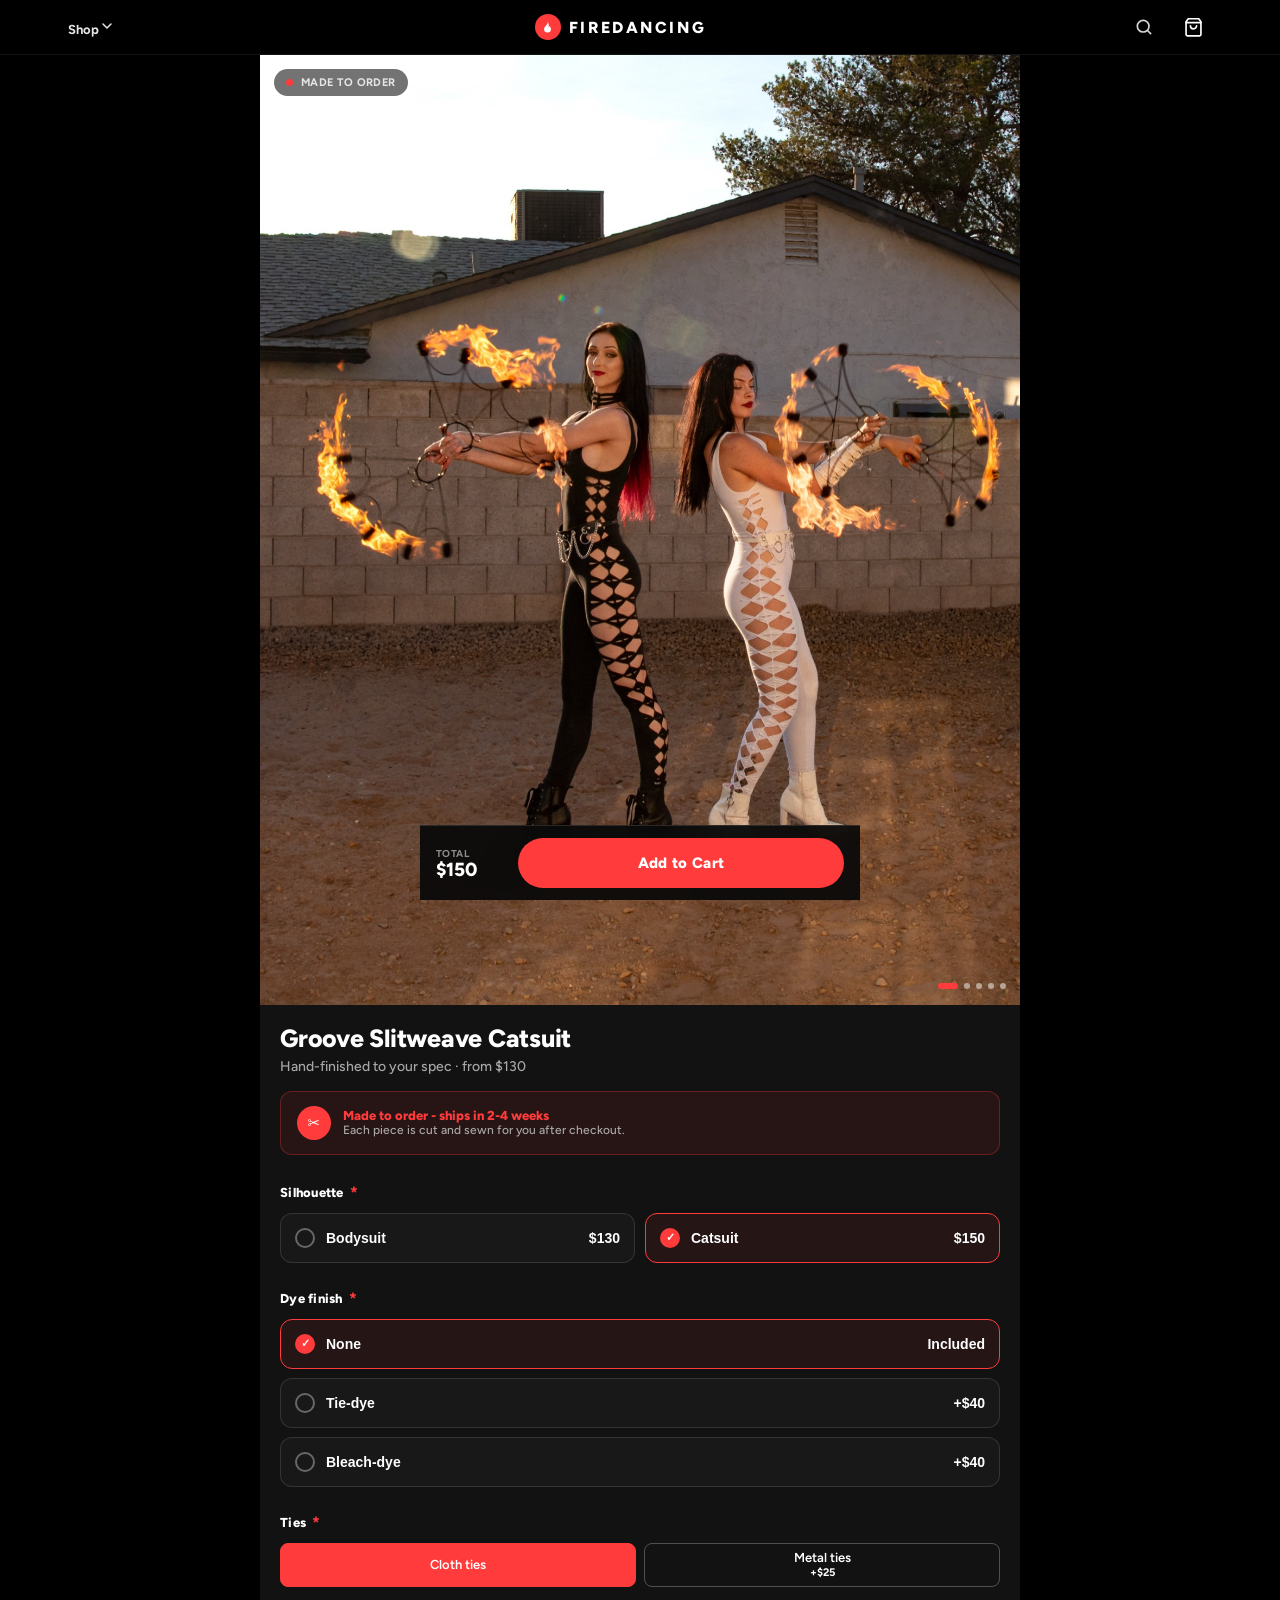
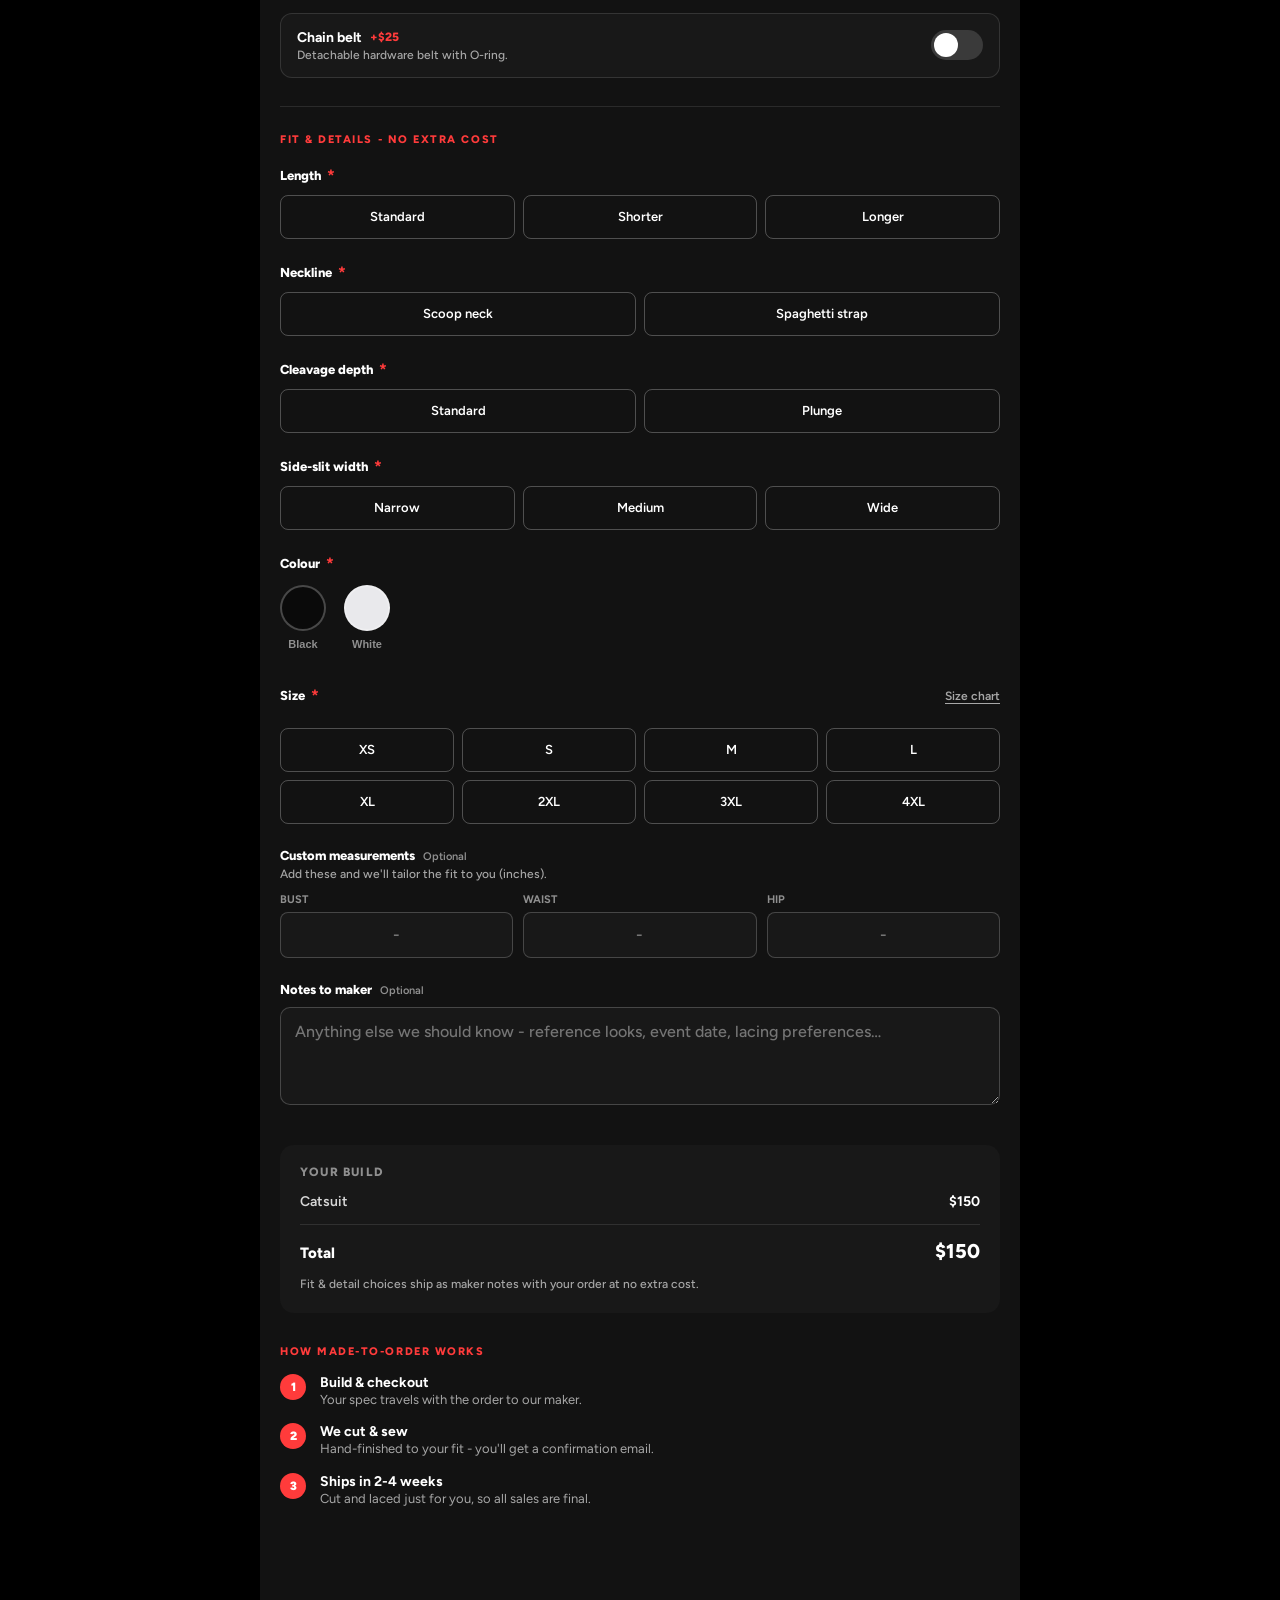
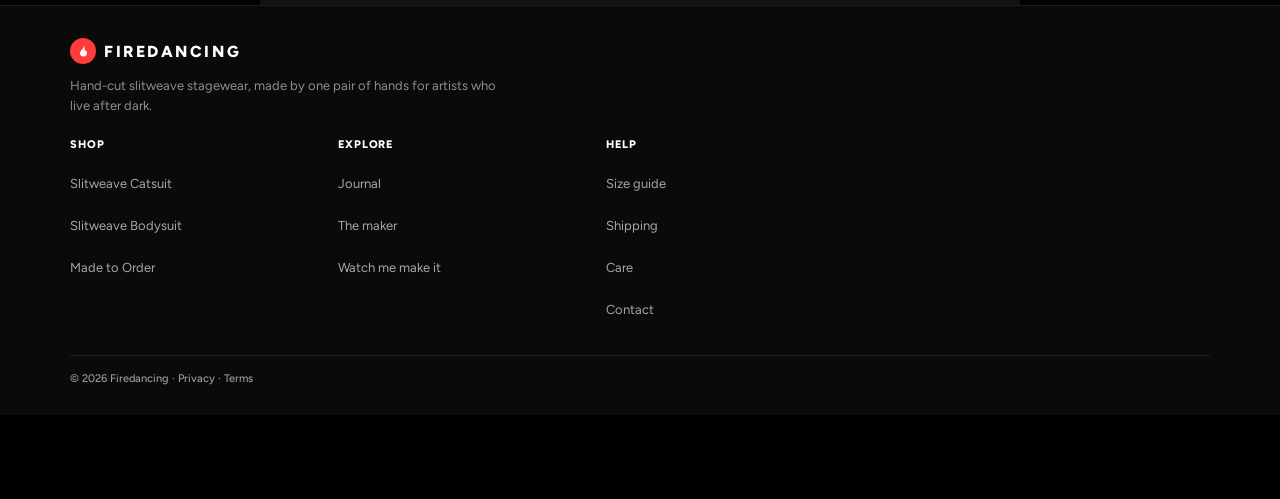
<file: made-to-order.html>
<!DOCTYPE html>
<html lang="en">
<head>
<meta charset="utf-8">
<meta name="viewport" content="width=device-width, initial-scale=1, viewport-fit=cover">
<title>Build your fit · Firedancing Made to Order</title>
<meta name="description" content="Build a made-to-order slitweave catsuit or bodysuit. Choose silhouette, dye, ties, cutouts and your own measurements. Hand-cut and laced in about 2 to 4 weeks.">
<link rel="canonical" href="https://lyfe-gpt.github.io/firedancing-midnight/made-to-order.html">
<meta property="og:type" content="product">
<meta property="og:site_name" content="Firedancing">
<meta property="og:title" content="Build your fit · Firedancing Made to Order">
<meta property="og:description" content="Build a made-to-order slitweave catsuit or bodysuit. Choose silhouette, dye, ties, cutouts and your own measurements. Hand-cut in about 2 to 4 weeks.">
<meta property="og:url" content="https://lyfe-gpt.github.io/firedancing-midnight/made-to-order.html">
<meta property="og:image" content="https://lyfe-gpt.github.io/firedancing-midnight/assets/product/mto-duo-1.jpg">
<meta name="twitter:card" content="summary_large_image">
<meta name="twitter:title" content="Build your fit · Firedancing Made to Order">
<meta name="twitter:description" content="A made-to-order slitweave, cut and laced to your exact fit in about 2 to 4 weeks.">
<meta name="twitter:image" content="https://lyfe-gpt.github.io/firedancing-midnight/assets/product/mto-duo-1.jpg">
<script type="application/ld+json">
{
  "@context": "https://schema.org",
  "@type": "Product",
  "name": "Made-to-Order Slitweave (Build your fit)",
  "description": "A made-to-order slitweave catsuit or bodysuit, cut and laced to your spec after checkout. Choose silhouette, dye finish, cloth or metal ties, chain belt, and fit details (length, neckline, cleavage depth, side-slit width, size) plus optional custom measurements. Ships in about 2 to 4 weeks.",
  "brand": { "@type": "Brand", "name": "Firedancing" },
  "url": "https://lyfe-gpt.github.io/firedancing-midnight/made-to-order.html",
  "image": [
    "https://lyfe-gpt.github.io/firedancing-midnight/assets/product/mto-duo-1.jpg",
    "https://lyfe-gpt.github.io/firedancing-midnight/assets/product/duo-lifestyle.jpg"
  ],
  "category": "Stagewear > Made to order",
  "material": "Four-way-stretch slitweave",
  "color": ["Onyx Black", "Ghost White"],
  "size": ["XS", "S", "M", "L", "XL", "2XL", "3XL", "4XL"],
  "offers": {
    "@type": "AggregateOffer",
    "priceCurrency": "USD",
    "lowPrice": "130.00",
    "highPrice": "240.00",
    "priceValidUntil": "2026-12-31",
    "offerCount": 2,
    "availability": "https://schema.org/PreOrder",
    "itemCondition": "https://schema.org/NewCondition",
    "url": "https://lyfe-gpt.github.io/firedancing-midnight/made-to-order.html",
    "seller": { "@type": "Organization", "name": "Firedancing" },
    "hasMerchantReturnPolicy": {
      "@type": "MerchantReturnPolicy",
      "applicableCountry": "US",
      "returnPolicyCategory": "https://schema.org/MerchantReturnNotPermitted"
    }
  }
}
</script>
<script type="application/ld+json">
{
  "@context": "https://schema.org",
  "@type": "BreadcrumbList",
  "itemListElement": [
    { "@type": "ListItem", "position": 1, "name": "Home", "item": "https://lyfe-gpt.github.io/firedancing-midnight/" },
    { "@type": "ListItem", "position": 2, "name": "Made to Order", "item": "https://lyfe-gpt.github.io/firedancing-midnight/made-to-order.html" }
  ]
}
</script>
<link rel="preconnect" href="https://fonts.googleapis.com">
<link rel="preconnect" href="https://fonts.gstatic.com" crossorigin>
<link href="https://fonts.googleapis.com/css2?family=Figtree:wght@400;500;600;700;800;900&display=swap" rel="stylesheet">
<link rel="stylesheet" href="assets/desktop.css?v=1">
<style>
*{box-sizing:border-box}
body{margin:0;background:#000;color:#fff;font-family:Figtree,system-ui,sans-serif;-webkit-font-smoothing:antialiased}
a{color:inherit;text-decoration:none}
::-webkit-scrollbar{display:none}
input,textarea{font-family:Figtree,system-ui,sans-serif}
@keyframes toastIn{from{transform:translateY(130%);opacity:0}to{transform:translateY(0);opacity:1}}
@keyframes mcFade{from{opacity:0}to{opacity:1}}
@keyframes mcSlide{from{transform:translateX(100%)}to{transform:translateX(0)}}
@keyframes mcSlideUp{from{transform:translateX(-50%) translateY(100%)}to{transform:translateX(-50%) translateY(0)}}
</style>
</head>
<body>
<div id="site-header"></div>
<div id="main" class="fd-read" style="max-width:440px;margin:0 auto;position:relative;min-height:100vh;background:#121212;padding-bottom:96px;overflow-x:hidden">

  <!-- GALLERY -->
  <div style="position:relative;background:#000">
    <div id="gallery" style="display:flex;overflow-x:auto;scroll-snap-type:x mandatory;-webkit-overflow-scrolling:touch;aspect-ratio:4/5;background:#000"></div>
    <div style="position:absolute;left:14px;top:14px;display:inline-flex;align-items:center;gap:8px;background:rgba(0,0,0,.55);backdrop-filter:blur(6px);-webkit-backdrop-filter:blur(6px);padding:7px 12px;border-radius:500px">
      <span style="width:7px;height:7px;border-radius:50%;background:#ff3b3b"></span>
      <span style="font-size:11px;font-weight:700;letter-spacing:.04em;color:#e6e6e6">MADE TO ORDER</span>
    </div>
    <div id="dots" style="position:absolute;right:14px;bottom:16px;display:flex;gap:6px"></div>
  </div>

  <!-- TITLE -->
  <div style="padding:20px 20px 0">
    <h1 style="font-size:25px;font-weight:800;line-height:1.1;letter-spacing:-.01em;margin:0 0 5px">Groove Slitweave Catsuit</h1>
    <p style="margin:0 0 16px;color:#a7a7a7;font-size:14px;font-weight:500">Hand-finished to your spec · from $130</p>
  </div>

  <!-- LEAD TIME BANNER -->
  <div style="margin:0 20px 8px;display:flex;align-items:center;gap:12px;background:rgba(255,59,59,.09);border:1px solid rgba(255,59,59,.3);border-radius:12px;padding:14px 16px">
    <span style="width:34px;height:34px;flex:0 0 auto;border-radius:50%;background:#ff3b3b;color:#fff;display:grid;place-items:center;font-size:15px">✂</span>
    <div>
      <div style="font-size:13px;font-weight:800;color:#ff3b3b">Made to order - ships in 2-4 weeks</div>
      <div style="font-size:12px;color:#a7a7a7;font-weight:500">Each piece is cut and sewn for you after checkout.</div>
    </div>
  </div>

  <!-- ERROR BANNER -->
  <div id="errBanner"></div>

  <!-- CONFIGURATOR -->
  <div id="configurator" style="padding:20px">

    <div style="margin-bottom:26px">
      <div style="display:flex;align-items:center;gap:6px;margin-bottom:11px"><span style="font-size:13px;font-weight:800;letter-spacing:.02em">Silhouette</span><span style="color:#ff3b3b;font-weight:800">*</span></div>
      <div id="silOpts" style="display:flex;gap:10px"></div>
    </div>

    <div style="margin-bottom:26px">
      <div style="display:flex;align-items:center;gap:6px;margin-bottom:11px"><span style="font-size:13px;font-weight:800;letter-spacing:.02em">Dye finish</span><span style="color:#ff3b3b;font-weight:800">*</span></div>
      <div id="dyeOpts" style="display:flex;flex-direction:column;gap:9px"></div>
    </div>

    <div style="margin-bottom:26px">
      <div style="display:flex;align-items:center;gap:6px;margin-bottom:11px"><span style="font-size:13px;font-weight:800;letter-spacing:.02em">Ties</span><span style="color:#ff3b3b;font-weight:800">*</span></div>
      <div id="tiesOpts" style="display:flex;gap:8px"></div>
    </div>

    <!-- CHAIN BELT TOGGLE -->
    <div style="margin-bottom:28px;display:flex;align-items:center;gap:14px;background:#181818;border:1px solid rgba(255,255,255,.12);border-radius:12px;padding:15px 16px">
      <div style="flex:1">
        <div style="display:flex;align-items:center;gap:8px"><span style="font-size:14px;font-weight:700">Chain belt</span><span style="font-size:12px;font-weight:800;color:#ff3b3b">+$25</span></div>
        <div style="font-size:12px;color:#a7a7a7;font-weight:500;margin-top:2px">Detachable hardware belt with O-ring.</div>
      </div>
      <button id="beltBtn" aria-label="toggle chain belt"><span id="beltKnob"></span></button>
    </div>

    <div style="height:1px;background:rgba(255,255,255,.1);margin:0 0 26px"></div>
    <div style="font-size:11px;font-weight:800;letter-spacing:.14em;color:#ff3b3b;margin-bottom:20px">FIT &amp; DETAILS - NO EXTRA COST</div>

    <div style="margin-bottom:24px">
      <div style="display:flex;align-items:center;gap:6px;margin-bottom:10px"><span style="font-size:13px;font-weight:800">Length</span><span style="color:#ff3b3b;font-weight:800">*</span></div>
      <div id="lengthOpts" style="display:flex;gap:8px"></div>
      <div id="errLength"></div>
    </div>

    <div style="margin-bottom:24px">
      <div style="display:flex;align-items:center;gap:6px;margin-bottom:10px"><span style="font-size:13px;font-weight:800">Neckline</span><span style="color:#ff3b3b;font-weight:800">*</span></div>
      <div id="necklineOpts" style="display:flex;gap:8px"></div>
      <div id="errNeckline"></div>
    </div>

    <div style="margin-bottom:24px">
      <div style="display:flex;align-items:center;gap:6px;margin-bottom:10px"><span style="font-size:13px;font-weight:800">Cleavage depth</span><span style="color:#ff3b3b;font-weight:800">*</span></div>
      <div id="cleavageOpts" style="display:flex;gap:8px"></div>
      <div id="errCleavage"></div>
    </div>

    <div style="margin-bottom:24px">
      <div style="display:flex;align-items:center;gap:6px;margin-bottom:10px"><span style="font-size:13px;font-weight:800">Side-slit width</span><span style="color:#ff3b3b;font-weight:800">*</span></div>
      <div id="slitOpts" style="display:flex;gap:8px"></div>
      <div id="errSlit"></div>
    </div>

    <div style="margin-bottom:24px">
      <div style="display:flex;align-items:center;gap:6px;margin-bottom:12px"><span style="font-size:13px;font-weight:800">Colour</span><span style="color:#ff3b3b;font-weight:800">*</span><span id="colorLabel" style="font-size:12px;color:#a7a7a7;font-weight:600"></span></div>
      <div id="colorOpts" style="display:flex;gap:18px"></div>
      <div id="errColor"></div>
    </div>

    <div style="margin-bottom:24px">
      <div style="display:flex;align-items:center;justify-content:space-between;margin-bottom:10px">
        <div style="display:flex;align-items:center;gap:6px"><span style="font-size:13px;font-weight:800">Size</span><span style="color:#ff3b3b;font-weight:800">*</span></div>
        <button id="sizeGuideBtn" style="background:none;border:none;font-size:12px;font-weight:600;color:#a7a7a7;text-decoration:underline;text-underline-offset:3px;cursor:pointer;font-family:Figtree,sans-serif;min-height:44px;padding:0 4px;margin-right:-4px">Size chart</button>
      </div>
      <div id="sizeOpts" style="display:grid;grid-template-columns:repeat(4,1fr);gap:8px"></div>
      <div id="errSize"></div>
    </div>

    <!-- CUSTOM MEASUREMENTS (static - no re-render, preserves focus) -->
    <div style="margin-bottom:24px">
      <div style="display:flex;align-items:baseline;gap:8px;margin-bottom:4px"><span style="font-size:13px;font-weight:800">Custom measurements</span><span style="font-size:11px;color:#8f8f8f;font-weight:600">Optional</span></div>
      <p style="margin:0 0 12px;font-size:12px;color:#a7a7a7;font-weight:500">Add these and we'll tailor the fit to you (inches).</p>
      <div style="display:grid;grid-template-columns:repeat(3,1fr);gap:10px">
        <label style="display:block"><span style="display:block;font-size:11px;color:#8f8f8f;font-weight:700;margin-bottom:6px">BUST</span><input id="bust" inputmode="decimal" placeholder="-" style="width:100%;height:46px;border-radius:8px;border:1px solid rgba(255,255,255,.2);background:#181818;color:#fff;text-align:center;font-size:16px;font-weight:600" /></label>
        <label style="display:block"><span style="display:block;font-size:11px;color:#8f8f8f;font-weight:700;margin-bottom:6px">WAIST</span><input id="waist" inputmode="decimal" placeholder="-" style="width:100%;height:46px;border-radius:8px;border:1px solid rgba(255,255,255,.2);background:#181818;color:#fff;text-align:center;font-size:16px;font-weight:600" /></label>
        <label style="display:block"><span style="display:block;font-size:11px;color:#8f8f8f;font-weight:700;margin-bottom:6px">HIP</span><input id="hip" inputmode="decimal" placeholder="-" style="width:100%;height:46px;border-radius:8px;border:1px solid rgba(255,255,255,.2);background:#181818;color:#fff;text-align:center;font-size:16px;font-weight:600" /></label>
      </div>
    </div>

    <div style="margin-bottom:8px">
      <div style="display:flex;align-items:baseline;gap:8px;margin-bottom:10px"><span style="font-size:13px;font-weight:800">Notes to maker</span><span style="font-size:11px;color:#8f8f8f;font-weight:600">Optional</span></div>
      <textarea id="notes" rows="3" placeholder="Anything else we should know - reference looks, event date, lacing preferences…" style="width:100%;border-radius:10px;border:1px solid rgba(255,255,255,.2);background:#181818;color:#fff;padding:12px 14px;font-size:16px;font-weight:500;resize:vertical;line-height:1.5"></textarea>
    </div>
  </div>

  <!-- ORDER SUMMARY -->
  <div style="margin:8px 20px 0;background:#181818;border-radius:14px;padding:20px">
    <div style="font-size:12px;font-weight:800;letter-spacing:.1em;color:#8f8f8f;margin-bottom:14px">YOUR BUILD</div>
    <div id="summary"></div>
    <div style="height:1px;background:rgba(255,255,255,.1);margin:14px 0"></div>
    <div style="display:flex;justify-content:space-between;align-items:baseline"><span style="font-size:15px;font-weight:800">Total</span><span id="totalSummary" style="font-size:20px;font-weight:800"></span></div>
    <div style="margin-top:12px;font-size:12px;color:#a7a7a7;font-weight:500;line-height:1.5">Fit &amp; detail choices ship as maker notes with your order at no extra cost.</div>
  </div>

  <!-- HOW IT WORKS -->
  <section style="margin:32px 20px 0">
    <div style="font-size:11px;font-weight:800;letter-spacing:.14em;color:#ff3b3b;margin-bottom:16px">HOW MADE-TO-ORDER WORKS</div>
    <div style="display:flex;gap:14px;margin-bottom:14px"><span style="width:26px;height:26px;flex:0 0 auto;border-radius:50%;background:#ff3b3b;color:#fff;display:grid;place-items:center;font-size:12px;font-weight:900">1</span><div><div style="font-size:14px;font-weight:700">Build &amp; checkout</div><div style="font-size:13px;color:#a7a7a7;line-height:1.45">Your spec travels with the order to our maker.</div></div></div>
    <div style="display:flex;gap:14px;margin-bottom:14px"><span style="width:26px;height:26px;flex:0 0 auto;border-radius:50%;background:#ff3b3b;color:#fff;display:grid;place-items:center;font-size:12px;font-weight:900">2</span><div><div style="font-size:14px;font-weight:700">We cut &amp; sew</div><div style="font-size:13px;color:#a7a7a7;line-height:1.45">Hand-finished to your fit - you'll get a confirmation email.</div></div></div>
    <div style="display:flex;gap:14px"><span style="width:26px;height:26px;flex:0 0 auto;border-radius:50%;background:#ff3b3b;color:#fff;display:grid;place-items:center;font-size:12px;font-weight:900">3</span><div><div style="font-size:14px;font-weight:700">Ships in 2-4 weeks</div><div style="font-size:13px;color:#a7a7a7;line-height:1.45">Cut and laced just for you, so all sales are final.</div></div></div>
  </section>


  <!-- STICKY ADD TO CART -->
  <div style="position:fixed;bottom:0;left:50%;transform:translateX(-50%);width:min(440px,100%);z-index:80;background:rgba(10,10,10,.94);backdrop-filter:blur(16px);-webkit-backdrop-filter:blur(16px);border-top:1px solid rgba(255,255,255,.12);padding:12px 16px calc(12px + env(safe-area-inset-bottom));display:flex;align-items:center;gap:12px">
    <div style="min-width:70px">
      <div style="font-size:10px;color:#8f8f8f;font-weight:700;letter-spacing:.04em">TOTAL</div>
      <div id="totalSticky" style="font-size:19px;font-weight:800;line-height:1.05"></div>
    </div>
    <button id="addBtn" style="flex:1;height:50px;border:none;border-radius:500px;background:#ff3b3b;color:#fff;font-family:Figtree,sans-serif;font-size:15px;font-weight:800;letter-spacing:.02em;cursor:pointer;transition:.15s">Add to Cart</button>
  </div>

  <div id="toastRoot" role="status" aria-live="polite" aria-atomic="true"></div>
  <div id="sizeChartRoot"></div>
</div>

<div id="site-footer"></div>
<div style="height:84px" aria-hidden="true"></div>

<script src="assets/cart.js"></script>
<script src="assets/cart-drawer.js"></script>
<script src="assets/site-nav.js?v=10"></script>
<script>
(function () {
  var state = {
    silhouette: 'catsuit', dye: 'none', ties: 'cloth', belt: false,
    sizeChart: false,
    length: null, neckline: null, cleavage: null, slit: null, color: null, size: null,
    showErr: false, hero: 0, toast: false
  };
  var galleries = {
    // Distinct from the catsuit PDP: made-to-order shows the range and the add-ons. The duo shots put both
    // silhouettes and finishes side by side (belts, cuffs and chain belts on show), which is the build-your-fit story.
    black: ['assets/product/duo-lifestyle.jpg', 'assets/product/mto-duo-1.jpg', 'assets/product/mto-duo-3.jpg', 'assets/product/mto-duo-5.jpg', 'assets/product/black-bodysuit-2.jpg'],
    white: ['assets/product/mto-duo-2.jpg', 'assets/product/mto-duo-4.jpg', 'assets/product/duo-lifestyle.jpg', 'assets/product/mto-duo-1.jpg']
  };
  var colors = [
    { key: 'black', label: 'Black', hex: '#0a0a0a' },
    { key: 'white', label: 'White', hex: '#e9e9ec' }
  ];
  var cfg = {
    length: ['Standard', 'Shorter', 'Longer'],
    neckline: ['Scoop neck', 'Spaghetti strap'],
    cleavage: ['Standard', 'Plunge'],
    slit: ['Narrow', 'Medium', 'Wide'],
    size: ['XS', 'S', 'M', 'L', 'XL', '2XL', '3XL', '4XL']
  };
  var dyeLabelMap = { none: 'None', tie: 'Tie-dye', bleach: 'Bleach-dye' };
  var sizeChartRows = [
    ['XS', '30-32', '23-25', '33-35'], ['S', '32-34', '25-27', '35-37'], ['M', '34-36', '27-29', '37-39'],
    ['L', '36-38', '29-31', '39-41'], ['XL', '38-41', '31-34', '41-44'], ['2XL', '41-44', '34-37', '44-47'],
    ['3XL', '44-47', '37-40', '47-50'], ['4XL', '47-50', '40-43', '50-53']
  ];
  function renderSizeChart() {
    var r = document.getElementById('sizeChartRoot');
    if (!state.sizeChart) { r.innerHTML = ''; return; }
    var rows = sizeChartRows.map(function (c) {
      return '<tr><td style="padding:9px 8px;font-weight:800">' + c[0] + '</td><td style="padding:9px 8px;color:#cfcfcf">' + c[1] + '</td><td style="padding:9px 8px;color:#cfcfcf">' + c[2] + '</td><td style="padding:9px 8px;color:#cfcfcf">' + c[3] + '</td></tr>';
    }).join('');
    r.innerHTML = '<div style="position:fixed;inset:0;z-index:9000;font-family:Figtree,sans-serif">' +
      '<div data-act="closechart" style="position:absolute;inset:0;background:rgba(0,0,0,.7);animation:mcFade .2s ease"></div>' +
      '<div style="position:absolute;left:50%;bottom:0;transform:translateX(-50%);width:min(440px,100%);background:#141414;border-top-left-radius:20px;border-top-right-radius:20px;border:1px solid rgba(255,255,255,.1);padding:22px 20px calc(24px + env(safe-area-inset-bottom));animation:mcSlideUp .28s cubic-bezier(.2,.8,.2,1)">' +
        '<div style="display:flex;align-items:center;justify-content:space-between;margin-bottom:6px"><h3 style="margin:0;font-size:18px;font-weight:800">Size chart</h3><button data-act="closechart" style="background:none;border:none;color:#fff;font-size:22px;cursor:pointer">×</button></div>' +
        '<p style="margin:0 0 14px;font-size:12px;color:#a7a7a7">Body measurements in inches. Between sizes, add your own measurements below and we will tailor the fit.</p>' +
        '<table style="width:100%;border-collapse:collapse;font-size:13px"><thead><tr style="text-align:left;color:#8f8f8f;font-size:11px;letter-spacing:.06em"><th style="padding:0 8px 8px">SIZE</th><th style="padding:0 8px 8px">BUST</th><th style="padding:0 8px 8px">WAIST</th><th style="padding:0 8px 8px">HIP</th></tr></thead><tbody>' + rows + '</tbody></table>' +
      '</div></div>';
  }

  var gallery = document.getElementById('gallery');
  var galColor = null, toastTimer = null;

  function esc(s){return String(s==null?'':s).replace(/[&<>"]/g,function(c){return ({'&':'&amp;','<':'&lt;','>':'&gt;','"':'&quot;'})[c];});}
  function set(k, v) { state[k] = v; render(); }
  function total() {
    return (state.silhouette === 'bodysuit' ? 130 : 150) + (state.dye === 'none' ? 0 : 40) + (state.ties === 'metal' ? 25 : 0) + (state.belt ? 25 : 0);
  }
  function missing() {
    var out = [];
    if (!state.length) out.push('Length');
    if (!state.neckline) out.push('Neckline');
    if (!state.cleavage) out.push('Cleavage');
    if (!state.slit) out.push('Slit');
    if (!state.color) out.push('Colour');
    if (!state.size) out.push('Size');
    return out;
  }

  function cardsHtml(key, opts) {
    var cur = state[key];
    return opts.map(function (o) {
      var sel = cur === o.val;
      var boxStyle = 'flex:1;display:flex;align-items:center;gap:11px;padding:14px;border-radius:12px;cursor:pointer;text-align:left;color:#fff;background:' + (sel ? 'rgba(255,59,59,.08)' : '#181818') + ';border:1px solid ' + (sel ? '#ff3b3b' : 'rgba(255,255,255,.12)') + ';transition:.15s';
      var dotStyle = 'width:20px;height:20px;flex:0 0 auto;border-radius:50%;display:grid;place-items:center;font-size:11px;font-weight:900;background:' + (sel ? '#ff3b3b' : 'transparent') + ';color:' + (sel ? '#fff' : 'transparent') + ';border:' + (sel ? 'none' : '2px solid rgba(255,255,255,.35)');
      return '<button data-k="' + key + '" data-v="' + esc(o.val) + '" style="' + boxStyle + '">' +
        '<span style="' + dotStyle + '">✓</span>' +
        '<span style="font-size:14px;font-weight:700">' + esc(o.label) + '</span>' +
        '<span style="margin-left:auto;font-size:14px;font-weight:800;color:#fff">' + esc(o.price) + '</span>' +
      '</button>';
    }).join('');
  }

  function segHtml(key, opts) {
    var cur = state[key];
    return opts.map(function (o) {
      var val = o.val !== undefined ? o.val : o;
      var label = o.label !== undefined ? o.label : o;
      var sel = cur === val;
      var style = 'flex:1;min-width:0;min-height:44px;display:flex;flex-direction:column;align-items:center;justify-content:center;gap:1px;padding:6px 4px;border-radius:8px;cursor:pointer;font-family:Figtree,sans-serif;font-size:13px;font-weight:600;background:' + (sel ? '#ff3b3b' : 'transparent') + ';color:#fff;border:1px solid ' + (sel ? '#ff3b3b' : 'rgba(255,255,255,.26)') + ';transition:.12s';
      var price = o.price ? '<span style="font-size:11px;font-weight:700;color:#fff">' + esc(o.price) + '</span>' : '';
      return '<button data-k="' + key + '" data-v="' + esc(val) + '" style="' + style + '"><span>' + esc(label) + '</span>' + price + '</button>';
    }).join('');
  }

  function colorHtml() {
    return colors.map(function (c) {
      var sel = state.color === c.key;
      var sw = 'width:46px;height:46px;border-radius:50%;background:' + c.hex + ';border:2px solid ' + (sel ? '#ff3b3b' : 'rgba(255,255,255,.25)') + ';box-shadow:' + (sel ? '0 0 0 3px rgba(255,59,59,.25)' : 'none') + ';transition:.15s';
      var lab = 'font-size:11px;font-weight:700;color:' + (sel ? '#fff' : '#8f8f8f');
      return '<button data-k="color" data-v="' + c.key + '" style="background:none;border:none;padding:0;cursor:pointer;display:flex;flex-direction:column;align-items:center;gap:7px"><span style="' + sw + '"></span><span style="' + lab + '">' + esc(c.label) + '</span></button>';
    }).join('');
  }

  function errP(txt) { return '<p style="margin:8px 0 0;font-size:12px;font-weight:600;color:#ff6b6b">' + txt + '</p>'; }

  function renderGallery() {
    var gkey = state.color || 'black';
    if (gkey === galColor) return;
    galColor = gkey;
    var imgs = galleries[gkey];
    gallery.innerHTML = imgs.map(function (src) {
      return '<img src="' + src + '" alt="Groove Slitweave Catsuit" style="flex:0 0 100%;width:100%;aspect-ratio:4/5;object-fit:cover;scroll-snap-align:center;display:block" />';
    }).join('');
    gallery.scrollLeft = 0; state.hero = 0;
    renderDots();
  }
  function renderDots() {
    var imgs = galleries[state.color || 'black'];
    var hero = Math.min(state.hero, imgs.length - 1);
    document.getElementById('dots').innerHTML = imgs.map(function (src, i) {
      return '<span data-dot="' + i + '" style="height:6px;border-radius:3px;cursor:pointer;transition:.2s;width:' + (i === hero ? '20px' : '6px') + ';background:' + (i === hero ? '#ff3b3b' : 'rgba(255,255,255,.5)') + '"></span>';
    }).join('');
  }

  function render() {
    renderGallery();
    document.getElementById('silOpts').innerHTML = cardsHtml('silhouette', [
      { val: 'bodysuit', label: 'Bodysuit', price: '$130' },
      { val: 'catsuit', label: 'Catsuit', price: '$150' }
    ]);
    document.getElementById('dyeOpts').innerHTML = cardsHtml('dye', [
      { val: 'none', label: 'None', price: 'Included' },
      { val: 'tie', label: 'Tie-dye', price: '+$40' },
      { val: 'bleach', label: 'Bleach-dye', price: '+$40' }
    ]);
    document.getElementById('tiesOpts').innerHTML = segHtml('ties', [
      { val: 'cloth', label: 'Cloth ties' },
      { val: 'metal', label: 'Metal ties', price: '+$25' }
    ]);
    document.getElementById('lengthOpts').innerHTML = segHtml('length', cfg.length);
    document.getElementById('necklineOpts').innerHTML = segHtml('neckline', cfg.neckline);
    document.getElementById('cleavageOpts').innerHTML = segHtml('cleavage', cfg.cleavage);
    document.getElementById('slitOpts').innerHTML = segHtml('slit', cfg.slit);
    document.getElementById('sizeOpts').innerHTML = segHtml('size', cfg.size);
    document.getElementById('colorOpts').innerHTML = colorHtml();

    // belt toggle
    document.getElementById('beltBtn').setAttribute('style', 'width:52px;height:30px;flex:0 0 auto;border-radius:500px;border:none;cursor:pointer;position:relative;transition:.18s;background:' + (state.belt ? '#ff3b3b' : '#3a3a3a'));
    document.getElementById('beltKnob').setAttribute('style', 'position:absolute;top:3px;left:' + (state.belt ? '25px' : '3px') + ';width:24px;height:24px;border-radius:50%;background:#fff;transition:.18s');

    // color label
    document.getElementById('colorLabel').textContent = state.color ? '- ' + (colors.find(function (c) { return c.key === state.color; }) || {}).label : '';

    // errors
    var miss = missing();
    document.getElementById('errBanner').innerHTML = (state.showErr && miss.length) ?
      ('<div style="margin:12px 20px 0;background:rgba(255,90,90,.1);border:1px solid rgba(255,90,90,.45);border-radius:12px;padding:13px 15px">' +
        '<div style="font-size:13px;font-weight:800;color:#ff6b6b;margin-bottom:3px">Almost there - a few choices left</div>' +
        '<div style="font-size:12px;color:#ffb0b0;font-weight:600">Please select: ' + miss.join(', ') + '</div></div>') : '';
    document.getElementById('errLength').innerHTML = (state.showErr && !state.length) ? errP('Please choose a length.') : '';
    document.getElementById('errNeckline').innerHTML = (state.showErr && !state.neckline) ? errP('Please choose a neckline.') : '';
    document.getElementById('errCleavage').innerHTML = (state.showErr && !state.cleavage) ? errP('Please choose a cleavage depth.') : '';
    document.getElementById('errSlit').innerHTML = (state.showErr && !state.slit) ? errP('Please choose a slit width.') : '';
    document.getElementById('errColor').innerHTML = (state.showErr && !state.color) ? errP('Please choose a colour.') : '';
    document.getElementById('errSize').innerHTML = (state.showErr && !state.size) ? errP('Please choose a size.') : '';

    // summary
    var silLabel = state.silhouette === 'bodysuit' ? 'Bodysuit' : 'Catsuit';
    var silPrice = state.silhouette === 'bodysuit' ? '$130' : '$150';
    var rows = '<div style="display:flex;justify-content:space-between;font-size:14px;margin-bottom:10px"><span style="color:#d6d6d6;font-weight:600">' + silLabel + '</span><span style="font-weight:700">' + silPrice + '</span></div>';
    if (state.dye !== 'none') rows += '<div style="display:flex;justify-content:space-between;font-size:14px;margin-bottom:10px"><span style="color:#d6d6d6;font-weight:600">' + dyeLabelMap[state.dye] + ' dye</span><span style="font-weight:700;color:#fff">+$40</span></div>';
    if (state.ties === 'metal') rows += '<div style="display:flex;justify-content:space-between;font-size:14px;margin-bottom:10px"><span style="color:#d6d6d6;font-weight:600">Metal ties</span><span style="font-weight:700;color:#fff">+$25</span></div>';
    if (state.belt) rows += '<div style="display:flex;justify-content:space-between;font-size:14px;margin-bottom:10px"><span style="color:#d6d6d6;font-weight:600">Chain belt</span><span style="font-weight:700;color:#fff">+$25</span></div>';
    document.getElementById('summary').innerHTML = rows;

    var t = '$' + total();
    document.getElementById('totalSummary').textContent = t;
    document.getElementById('totalSticky').textContent = t;

    renderToast();
  }

  function renderToast() {
    var r = document.getElementById('toastRoot');
    if (!state.toast) { r.innerHTML = ''; return; }
    var silLabel = state.silhouette === 'bodysuit' ? 'Bodysuit' : 'Catsuit';
    var colorLabel = (colors.find(function (c) { return c.key === state.color; }) || {}).label || '';
    r.innerHTML = '<div style="position:fixed;left:50%;bottom:86px;transform:translateX(-50%);z-index:100;width:min(408px,calc(100% - 32px));background:#ff3b3b;border-radius:12px;padding:12px 14px;display:flex;align-items:center;gap:12px;box-shadow:0 16px 40px rgba(0,0,0,.5);animation:toastIn .32s cubic-bezier(.2,.8,.2,1)">' +
      '<span style="width:36px;height:36px;flex:0 0 auto;border-radius:50%;background:#000;color:#ff3b3b;display:grid;place-items:center;font-size:16px">✓</span>' +
      '<div style="flex:1;color:#fff;min-width:0"><div style="font-size:10px;font-weight:800;letter-spacing:.06em;opacity:.7">ADDED - MADE TO ORDER</div>' +
      '<div style="font-size:13px;font-weight:800;white-space:nowrap;overflow:hidden;text-overflow:ellipsis">' + esc(silLabel) + ' · ' + esc(colorLabel) + ' · ' + esc(state.size || '') + '</div></div>' +
      '<a href="cart.html" style="background:#000;color:#fff;border:none;border-radius:500px;padding:9px 15px;font-size:12px;font-weight:800;cursor:pointer;flex:0 0 auto;text-decoration:none">View Cart</a></div>';
  }

  function addToCart() {
    if (missing().length) { state.showErr = true; render(); document.getElementById('errBanner').scrollIntoView({ behavior: 'smooth', block: 'center' }); return; }
    var color = (colors.find(function (c) { return c.key === state.color; }) || {}).label;
    var sil = state.silhouette === 'bodysuit' ? 'Bodysuit' : 'Catsuit';
    var variant = [sil, color, state.size, state.dye !== 'none' ? dyeLabelMap[state.dye] : '', state.ties === 'metal' ? 'Metal ties' : '', state.belt ? 'Chain belt' : ''].filter(Boolean).join(' · ');
    var img = galleries[state.color || 'black'][0];
    var fit = {
      bust: document.getElementById('bust').value.trim(),
      waist: document.getElementById('waist').value.trim(),
      hip: document.getElementById('hip').value.trim(),
      notes: document.getElementById('notes').value.trim()
    };
    var C = window.MidnightCart;
    if (C) {
      C.add({ id: 'mto|' + variant, title: 'Groove Slitweave Catsuit', variant: variant, price: total(), img: img, madeToOrder: true, fit: fit });
      C.open();
    }
    state.showErr = false;
    state.toast = true; render();
    clearTimeout(toastTimer);
    toastTimer = setTimeout(function () { state.toast = false; renderToast(); }, 3200);
  }

  // events
  document.getElementById('configurator').addEventListener('click', function (e) {
    var t = e.target.closest('[data-k]'); if (!t) return;
    set(t.getAttribute('data-k'), t.getAttribute('data-v'));
  });
  document.getElementById('beltBtn').addEventListener('click', function () { state.belt = !state.belt; render(); });
  document.getElementById('addBtn').addEventListener('click', addToCart);
  document.getElementById('sizeGuideBtn').addEventListener('click', function () { state.sizeChart = true; renderSizeChart(); });
  document.getElementById('sizeChartRoot').addEventListener('click', function (e) { if (e.target.closest('[data-act="closechart"]')) { state.sizeChart = false; renderSizeChart(); } });
  gallery.addEventListener('scroll', function () {
    var w = gallery.clientWidth || 1, i = Math.round(gallery.scrollLeft / w);
    if (i !== state.hero) { state.hero = i; renderDots(); }
  });
  document.getElementById('dots').addEventListener('click', function (e) {
    var d = e.target.closest('[data-dot]'); if (!d) return;
    var i = +d.getAttribute('data-dot');
    gallery.scrollTo({ left: i * gallery.clientWidth, behavior: 'smooth' });
  });
  window.addEventListener('midnight:cartchange', render);
  window.addEventListener('storage', render);

  render();
})();
</script>
</body>
</html>
</file>
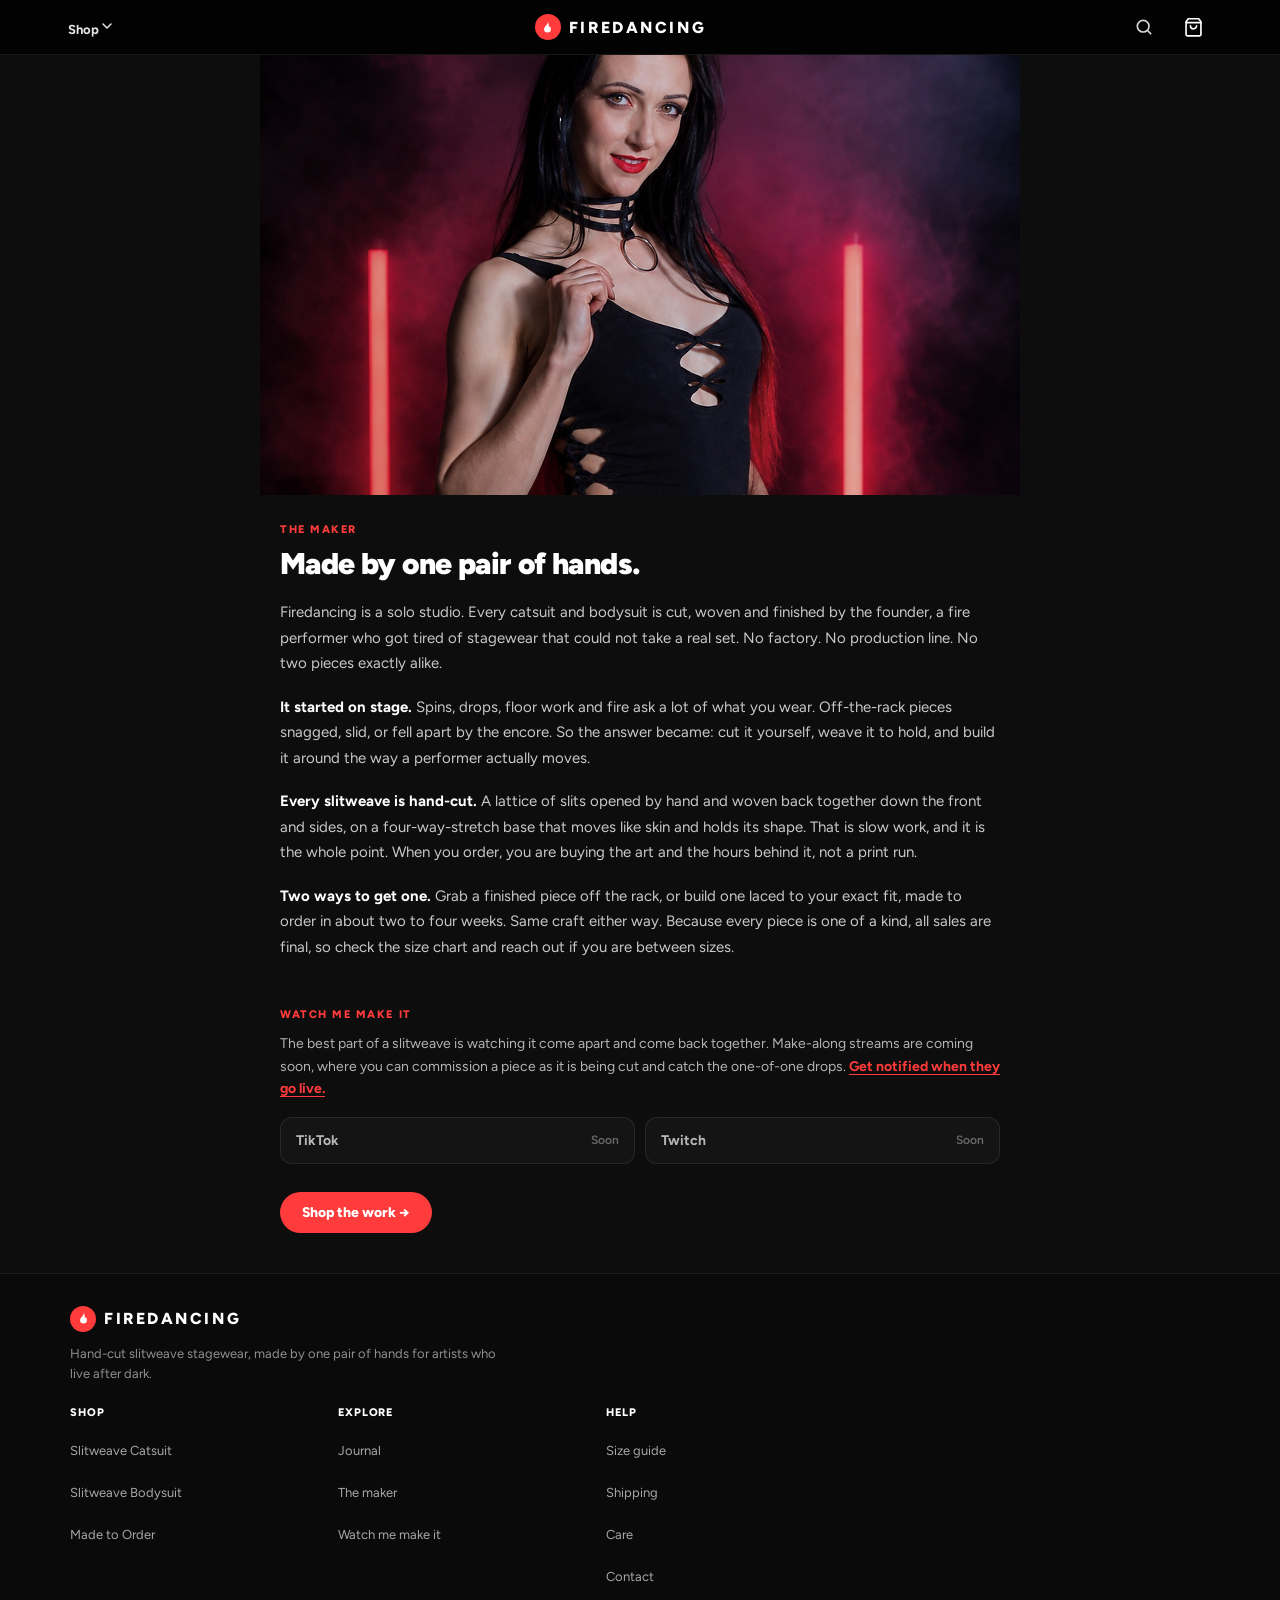
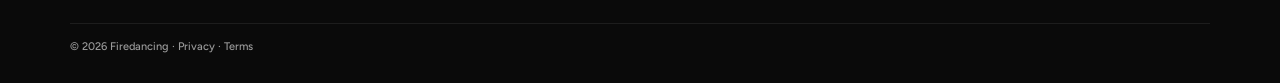
<file: maker.html>
<!DOCTYPE html>
<html lang="en">
<head>
<meta charset="utf-8">
<meta name="viewport" content="width=device-width, initial-scale=1, viewport-fit=cover">
<title>The maker · Firedancing</title>
<meta name="description" content="Firedancing is a solo studio. Every hand-cut slitweave catsuit and bodysuit is cut, woven and finished by one fire performer who wanted stagewear that could take a real set.">
<link rel="canonical" href="https://lyfe-gpt.github.io/firedancing-midnight/maker.html">
<meta property="og:type" content="website">
<meta property="og:site_name" content="Firedancing">
<meta property="og:title" content="The maker · Firedancing">
<meta property="og:description" content="A solo studio. Every slitweave cut, woven and finished by one pair of hands.">
<meta property="og:url" content="https://lyfe-gpt.github.io/firedancing-midnight/maker.html">
<meta property="og:image" content="https://lyfe-gpt.github.io/firedancing-midnight/assets/product/maker.jpg">
<meta name="twitter:card" content="summary_large_image">
<meta name="twitter:title" content="The maker · Firedancing">
<meta name="twitter:description" content="A solo studio. Every slitweave cut, woven and finished by one pair of hands.">
<meta name="twitter:image" content="https://lyfe-gpt.github.io/firedancing-midnight/assets/product/maker.jpg">
<script type="application/ld+json">
{
  "@context": "https://schema.org",
  "@type": "AboutPage",
  "name": "The maker",
  "url": "https://lyfe-gpt.github.io/firedancing-midnight/maker.html",
  "mainEntity": {
    "@type": "Organization",
    "name": "Firedancing",
    "url": "https://lyfe-gpt.github.io/firedancing-midnight/",
    "logo": "https://lyfe-gpt.github.io/firedancing-midnight/assets/product/maker.jpg",
    "description": "A solo studio making hand-cut slitweave catsuits and bodysuits for fire performers. Every piece is cut, woven and finished by the founder, a fire performer, with no factory and no two pieces exactly alike.",
    "founder": { "@type": "Person", "description": "A fire performer who makes hand-cut slitweave stagewear.", "jobTitle": "Founder and maker" },
    "makesOffer": [
      { "@type": "Offer", "itemOffered": { "@type": "Product", "name": "Groove Slitweave Catsuit" } },
      { "@type": "Offer", "itemOffered": { "@type": "Product", "name": "Ember Slitweave Bodysuit" } }
    ]
  }
}
</script>
<link rel="preconnect" href="https://fonts.googleapis.com">
<link rel="preconnect" href="https://fonts.gstatic.com" crossorigin>
<link href="https://fonts.googleapis.com/css2?family=Figtree:wght@400;500;600;700;800;900&display=swap" rel="stylesheet">
<link rel="stylesheet" href="assets/desktop.css?v=1">
<style>
*{box-sizing:border-box}
body{margin:0;background:#0d0d0d;color:#fff;font-family:Figtree,system-ui,sans-serif;-webkit-font-smoothing:antialiased}
a{color:inherit;text-decoration:none}
@keyframes mcFade{from{opacity:0}to{opacity:1}}
@keyframes mcSlide{from{transform:translateX(100%)}to{transform:translateX(0)}}
.prose p{font-size:15px;line-height:1.7;color:#c9c9c9;margin:0 0 18px}
.prose strong{color:#fff}
</style>
</head>
<body>
<div id="site-header"></div>

<main id="main" class="fd-read" style="max-width:440px;margin:0 auto;background:#0d0d0d;overflow-x:hidden">

  <img src="assets/product/maker.jpg" width="440" height="440" style="width:100%;aspect-ratio:1/1;object-fit:cover;object-position:center 18%;display:block" alt="The maker at work in the studio" />

  <div class="prose" style="padding:28px 20px 8px">
    <div style="font-size:11px;font-weight:800;letter-spacing:.14em;color:#ff3b3b;margin-bottom:12px">THE MAKER</div>
    <h1 style="font-size:30px;font-weight:900;letter-spacing:-.02em;line-height:1.08;margin:0 0 20px">Made by one pair of hands.</h1>

    <p>Firedancing is a solo studio. Every catsuit and bodysuit is cut, woven and finished by the founder, a fire performer who got tired of stagewear that could not take a real set. No factory. No production line. No two pieces exactly alike.</p>

    <p><strong>It started on stage.</strong> Spins, drops, floor work and fire ask a lot of what you wear. Off-the-rack pieces snagged, slid, or fell apart by the encore. So the answer became: cut it yourself, weave it to hold, and build it around the way a performer actually moves.</p>

    <p><strong>Every slitweave is hand-cut.</strong> A lattice of slits opened by hand and woven back together down the front and sides, on a four-way-stretch base that moves like skin and holds its shape. That is slow work, and it is the whole point. When you order, you are buying the art and the hours behind it, not a print run.</p>

    <p><strong>Two ways to get one.</strong> Grab a finished piece off the rack, or build one laced to your exact fit, made to order in about two to four weeks. Same craft either way. Because every piece is one of a kind, all sales are final, so check the size chart and reach out if you are between sizes.</p>
  </div>

  <!-- WATCH -->
  <section style="margin:22px 20px 0">
    <div style="font-size:11px;font-weight:800;letter-spacing:.14em;color:#ff3b3b;margin-bottom:12px">WATCH ME MAKE IT</div>
    <p style="margin:0 0 16px;font-size:14px;line-height:1.6;color:#b3b3b3">The best part of a slitweave is watching it come apart and come back together. Make-along streams are coming soon, where you can commission a piece as it is being cut and catch the one-of-one drops. <a href="contact.html" style="color:#ff3b3b;font-weight:700;text-decoration:underline;text-underline-offset:3px">Get notified when they go live.</a></p>
    <div style="display:grid;grid-template-columns:1fr 1fr;gap:10px">
      <span style="display:flex;align-items:center;gap:10px;background:#181818;border:1px solid rgba(255,255,255,.12);border-radius:12px;padding:14px 15px;font-size:14px;font-weight:700;opacity:.7">TikTok<span style="margin-left:auto;color:#8f8f8f;font-size:12px;font-weight:600">Soon</span></span>
      <span style="display:flex;align-items:center;gap:10px;background:#181818;border:1px solid rgba(255,255,255,.12);border-radius:12px;padding:14px 15px;font-size:14px;font-weight:700;opacity:.7">Twitch<span style="margin-left:auto;color:#8f8f8f;font-size:12px;font-weight:600">Soon</span></span>
    </div>
  </section>

  <!-- SHOP NUDGE -->
  <a href="index.html" style="display:inline-block;margin:28px 20px 0;background:#ff3b3b;color:#fff;font-size:14px;font-weight:800;padding:12px 22px;border-radius:500px">Shop the work →</a>

  <div style="height:40px"></div>
</main>

<div id="site-footer"></div>

<script src="assets/cart.js"></script>
<script src="assets/cart-drawer.js"></script>
<script src="assets/site-nav.js?v=10"></script>
</body>
</html>
</file>
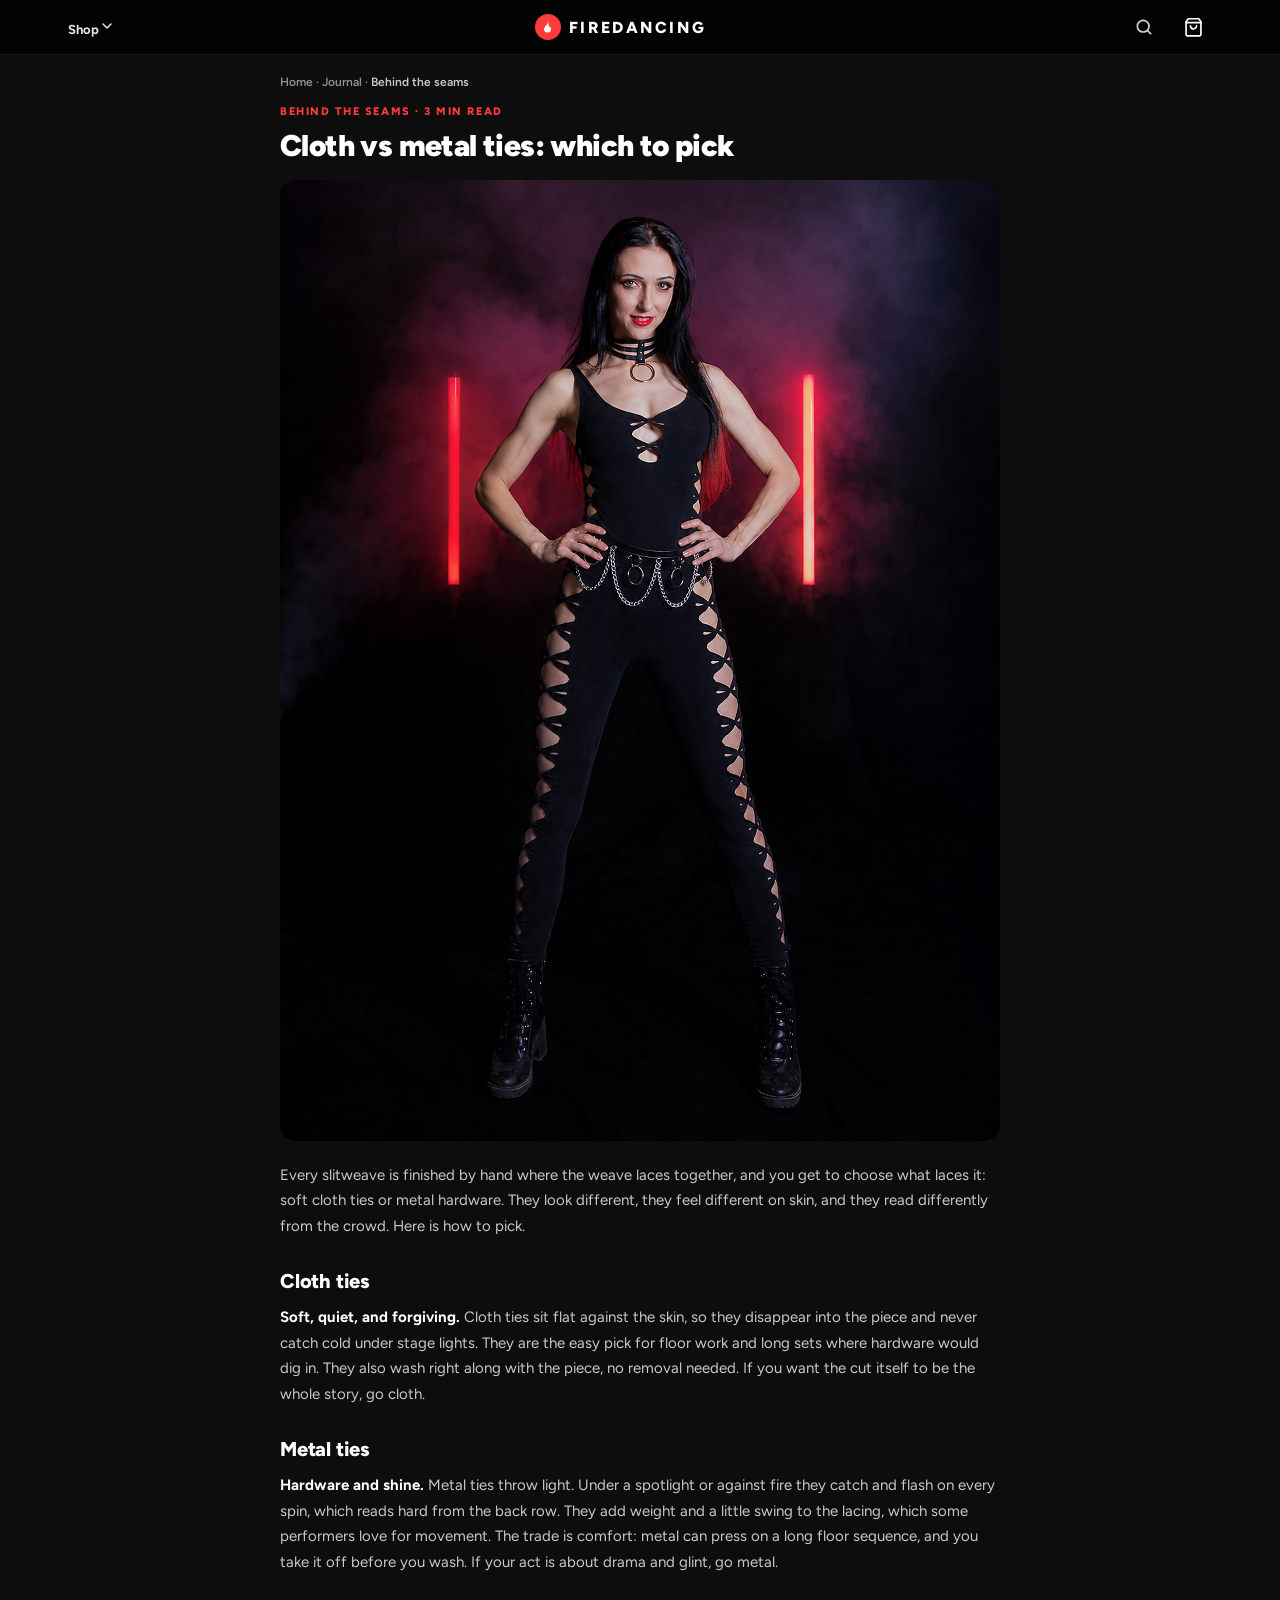
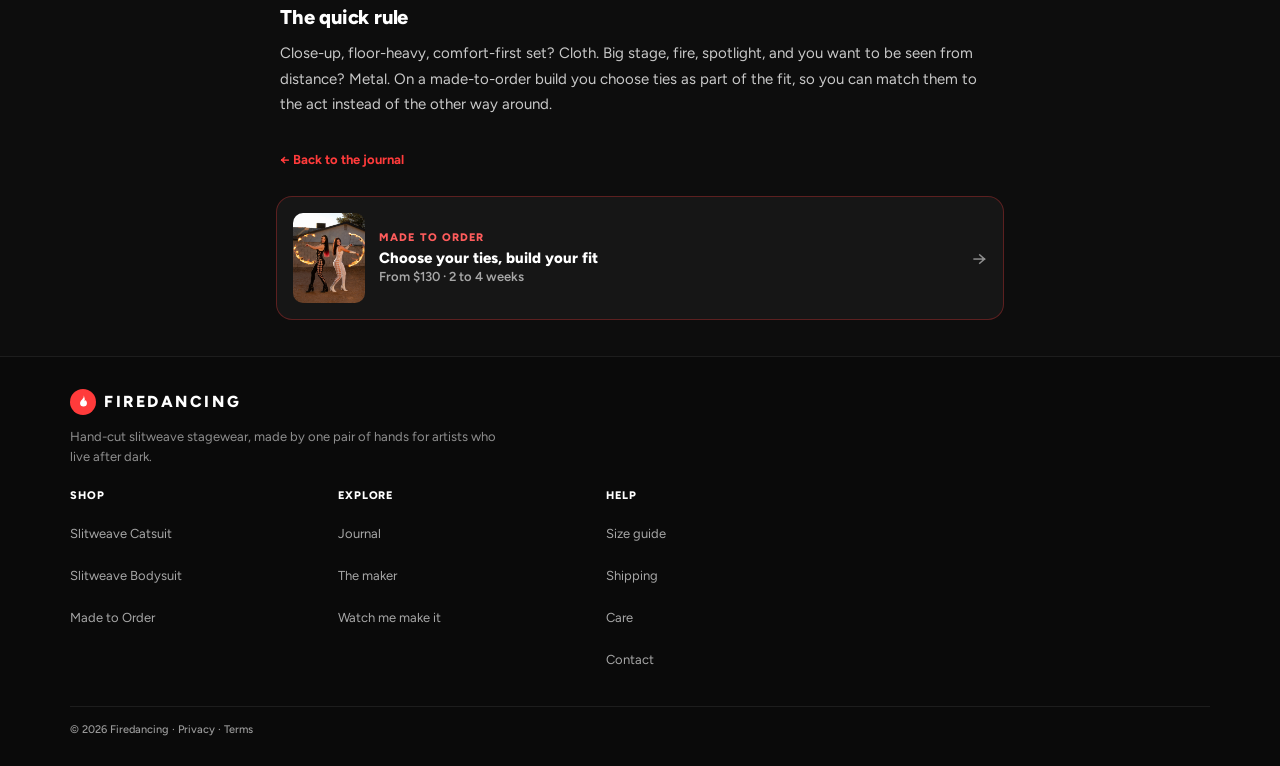
<file: post-cloth-vs-metal-ties.html>
<!DOCTYPE html>
<html lang="en">
<head>
<meta charset="utf-8">
<meta name="viewport" content="width=device-width, initial-scale=1, viewport-fit=cover">
<title>Cloth vs metal ties: which to pick · Firedancing Journal</title>
<meta name="description" content="Every slitweave is finished with cloth or metal ties. One is soft and quiet, one is hardware and shine. Here is how to choose for the stage you perform on.">
<link rel="canonical" href="https://lyfe-gpt.github.io/firedancing-midnight/post-cloth-vs-metal-ties.html">
<meta property="og:type" content="article">
<meta property="og:site_name" content="Firedancing">
<meta property="og:title" content="Cloth vs metal ties: which to pick">
<meta property="og:description" content="One is soft and quiet, one is hardware and shine. How to choose for the stage.">
<meta property="og:url" content="https://lyfe-gpt.github.io/firedancing-midnight/post-cloth-vs-metal-ties.html">
<meta property="og:image" content="https://lyfe-gpt.github.io/firedancing-midnight/assets/product/black-catsuit-1.jpg">
<meta name="twitter:card" content="summary_large_image">
<meta name="twitter:title" content="Cloth vs metal ties: which to pick">
<meta name="twitter:description" content="One is soft and quiet, one is hardware and shine. How to choose for the stage.">
<meta name="twitter:image" content="https://lyfe-gpt.github.io/firedancing-midnight/assets/product/black-catsuit-1.jpg">
<script type="application/ld+json">
{
  "@context": "https://schema.org",
  "@type": "Article",
  "headline": "Cloth vs metal ties: which to pick",
  "description": "Every slitweave is finished with cloth or metal ties. One is soft and quiet, one is hardware and shine. Here is how to choose for the stage you perform on.",
  "image": "https://lyfe-gpt.github.io/firedancing-midnight/assets/product/black-catsuit-1.jpg",
  "author": { "@type": "Organization", "name": "Firedancing" },
  "publisher": { "@type": "Organization", "name": "Firedancing", "logo": { "@type": "ImageObject", "url": "https://lyfe-gpt.github.io/firedancing-midnight/assets/product/maker.jpg" } },
  "datePublished": "2026-07-01",
  "mainEntityOfPage": "https://lyfe-gpt.github.io/firedancing-midnight/post-cloth-vs-metal-ties.html",
  "articleSection": "Behind the seams"
}
</script>
<link rel="preconnect" href="https://fonts.googleapis.com">
<link rel="preconnect" href="https://fonts.gstatic.com" crossorigin>
<link href="https://fonts.googleapis.com/css2?family=Figtree:wght@400;500;600;700;800;900&display=swap" rel="stylesheet">
<link rel="stylesheet" href="assets/desktop.css?v=1">
<style>
*{box-sizing:border-box}
body{margin:0;background:#0d0d0d;color:#fff;font-family:Figtree,system-ui,sans-serif;-webkit-font-smoothing:antialiased}
a{color:inherit;text-decoration:none}
@keyframes mcFade{from{opacity:0}to{opacity:1}}
@keyframes mcSlide{from{transform:translateX(100%)}to{transform:translateX(0)}}
.article p{font-size:15px;line-height:1.7;color:#c9c9c9;margin:0 0 18px}
.article h2{font-size:20px;font-weight:800;letter-spacing:-.01em;margin:30px 0 12px}
.article strong{color:#fff}
</style>
</head>
<body>
<div id="site-header"></div>

<main id="main" class="fd-read" style="max-width:440px;margin:0 auto;background:#0d0d0d;overflow-x:hidden">

  <nav aria-label="Breadcrumb" style="padding:20px 20px 0;font-size:12px;color:#8f8f8f;font-weight:600">
    <a href="index.html" style="color:#8f8f8f">Home</a> · <a href="blog.html" style="color:#8f8f8f">Journal</a> · <span style="color:#c9c9c9">Behind the seams</span>
  </nav>

  <article class="article" style="padding:16px 20px 8px">
    <div style="font-size:11px;font-weight:800;letter-spacing:.14em;color:#ff3b3b;margin-bottom:12px">BEHIND THE SEAMS · 3 MIN READ</div>
    <h1 style="font-size:30px;font-weight:900;letter-spacing:-.02em;line-height:1.08;margin:0 0 18px">Cloth vs metal ties: which to pick</h1>
    <img src="assets/product/black-catsuit-1.jpg" width="400" height="500" loading="lazy" decoding="async" style="width:100%;height:auto;border-radius:16px;display:block;margin:0 0 22px" alt="Onyx Black slitweave catsuit with lace-up detailing" />

    <p>Every slitweave is finished by hand where the weave laces together, and you get to choose what laces it: soft cloth ties or metal hardware. They look different, they feel different on skin, and they read differently from the crowd. Here is how to pick.</p>

    <h2>Cloth ties</h2>
    <p><strong>Soft, quiet, and forgiving.</strong> Cloth ties sit flat against the skin, so they disappear into the piece and never catch cold under stage lights. They are the easy pick for floor work and long sets where hardware would dig in. They also wash right along with the piece, no removal needed. If you want the cut itself to be the whole story, go cloth.</p>

    <h2>Metal ties</h2>
    <p><strong>Hardware and shine.</strong> Metal ties throw light. Under a spotlight or against fire they catch and flash on every spin, which reads hard from the back row. They add weight and a little swing to the lacing, which some performers love for movement. The trade is comfort: metal can press on a long floor sequence, and you take it off before you wash. If your act is about drama and glint, go metal.</p>

    <h2>The quick rule</h2>
    <p>Close-up, floor-heavy, comfort-first set? Cloth. Big stage, fire, spotlight, and you want to be seen from distance? Metal. On a made-to-order build you choose ties as part of the fit, so you can match them to the act instead of the other way around.</p>
  </article>

  <a href="blog.html" style="display:inline-block;margin:8px 20px 0;font-size:13px;font-weight:700;color:#ff3b3b">← Back to the journal</a>

  <!-- SHOP NUDGE -->
  <a href="made-to-order.html" style="display:flex;gap:14px;align-items:center;margin:28px 16px 0;background:#161616;border:1px solid rgba(255,59,59,.3);border-radius:16px;padding:16px">
    <img src="assets/product/mto-duo-1.jpg" width="72" height="90" loading="lazy" style="width:72px;height:90px;object-fit:cover;border-radius:10px" alt="Made to order slitweave" />
    <div style="flex:1">
      <div style="font-size:11px;font-weight:800;letter-spacing:.1em;color:#ff5c5c;margin-bottom:5px">MADE TO ORDER</div>
      <div style="font-size:15px;font-weight:800;line-height:1.2">Choose your ties, build your fit</div>
      <div style="font-size:13px;color:#a7a7a7;font-weight:600;margin-top:2px">From $130 · 2 to 4 weeks</div>
    </div>
    <span style="color:#8f8f8f;font-size:20px">→</span>
  </a>

  <div style="height:36px"></div>
</main>

<div id="site-footer"></div>

<script src="assets/cart.js"></script>
<script src="assets/cart-drawer.js"></script>
<script src="assets/site-nav.js?v=10"></script>
</body>
</html>
</file>
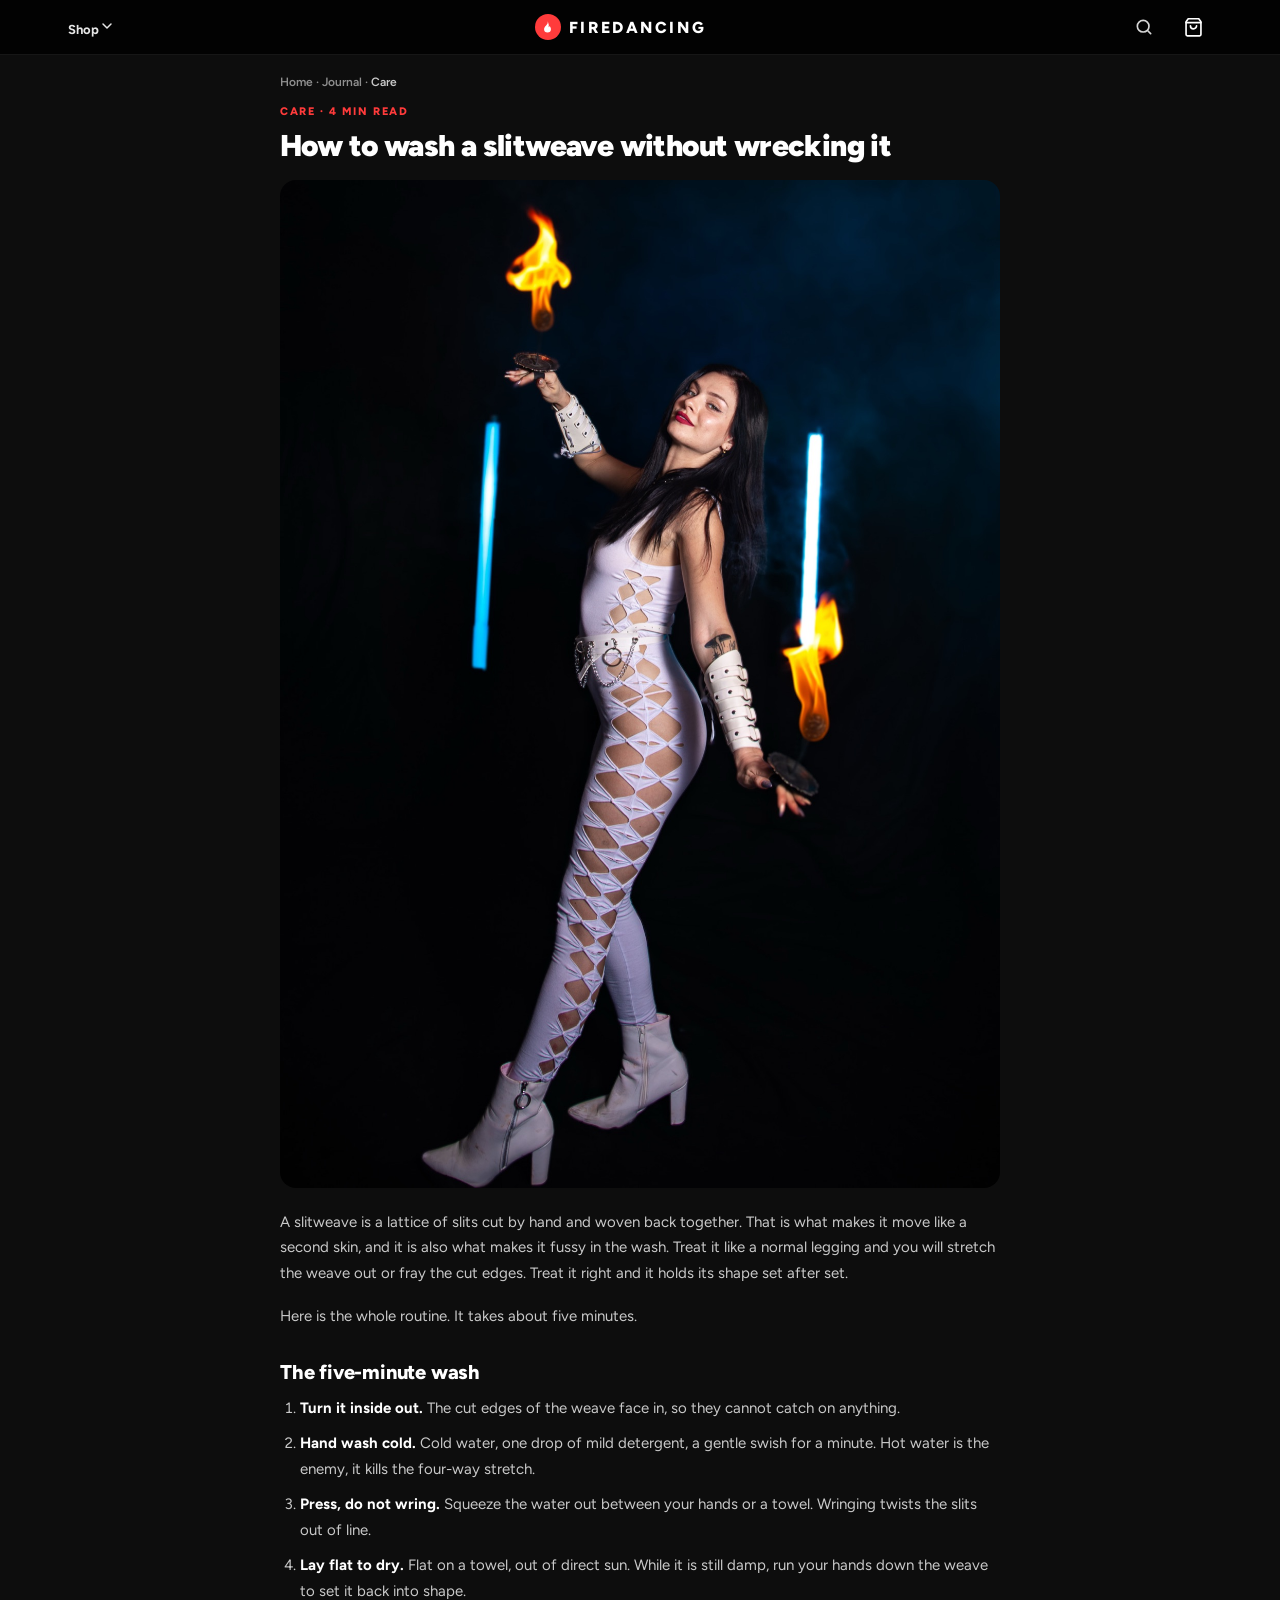
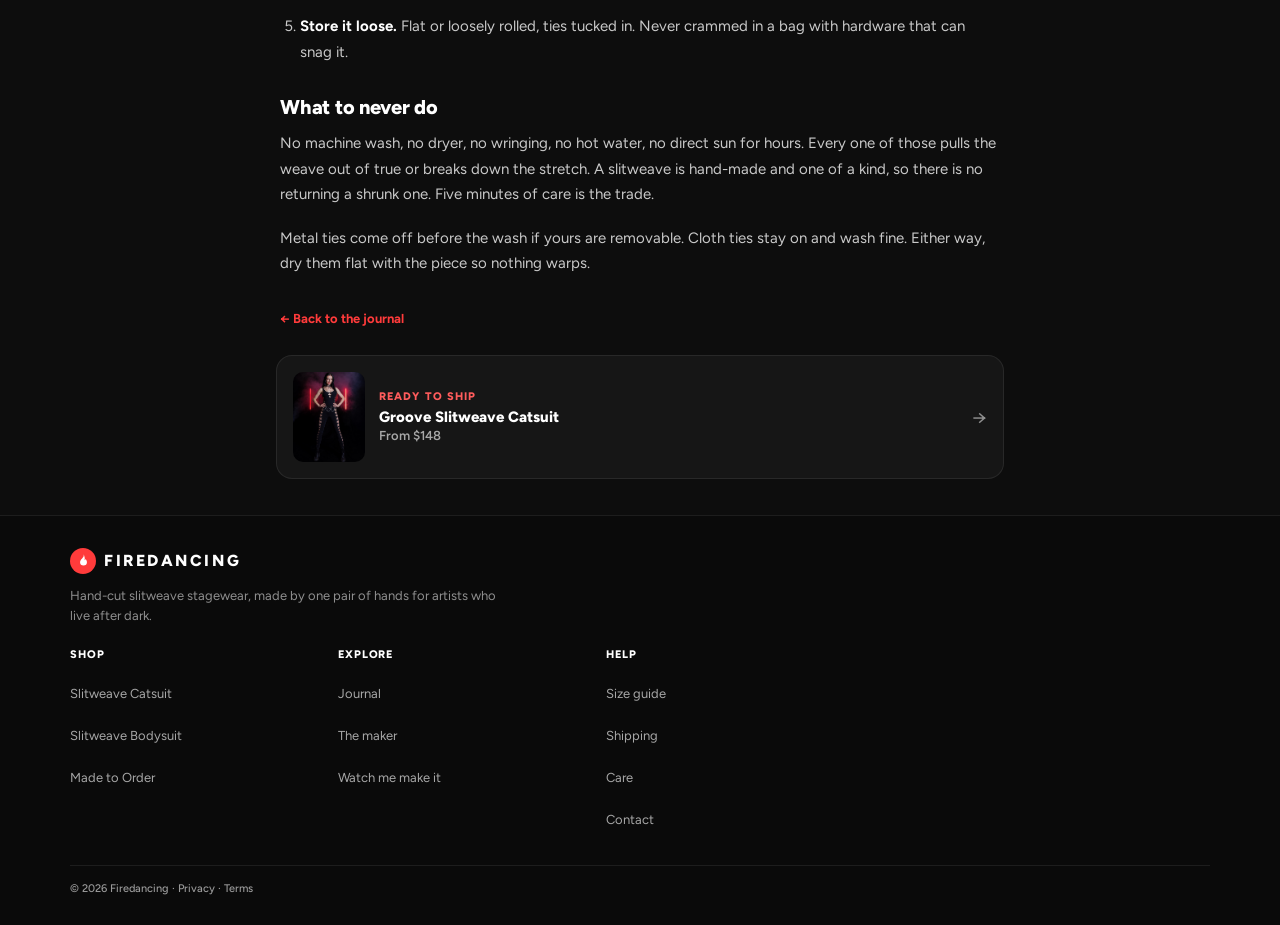
<file: post-slitweave-care.html>
<!DOCTYPE html>
<html lang="en">
<head>
<meta charset="utf-8">
<meta name="viewport" content="width=device-width, initial-scale=1, viewport-fit=cover">
<title>How to wash a slitweave without wrecking it · Firedancing Journal</title>
<meta name="description" content="A hand-cut slitweave lives or dies by how you wash it. The five-minute routine that keeps the weave tight, the stretch alive, and the ties untangled.">
<link rel="canonical" href="https://lyfe-gpt.github.io/firedancing-midnight/post-slitweave-care.html">
<meta property="og:type" content="article">
<meta property="og:site_name" content="Firedancing">
<meta property="og:title" content="How to wash a slitweave without wrecking it">
<meta property="og:description" content="The five-minute routine that keeps the weave tight and the stretch alive.">
<meta property="og:url" content="https://lyfe-gpt.github.io/firedancing-midnight/post-slitweave-care.html">
<meta property="og:image" content="https://lyfe-gpt.github.io/firedancing-midnight/assets/product/white-catsuit-1.jpg">
<meta name="twitter:card" content="summary_large_image">
<meta name="twitter:title" content="How to wash a slitweave without wrecking it">
<meta name="twitter:description" content="The five-minute routine that keeps the weave tight and the stretch alive.">
<meta name="twitter:image" content="https://lyfe-gpt.github.io/firedancing-midnight/assets/product/white-catsuit-1.jpg">
<script type="application/ld+json">
{
  "@context": "https://schema.org",
  "@type": "Article",
  "headline": "How to wash a slitweave without wrecking it",
  "description": "A hand-cut slitweave lives or dies by how you wash it. The five-minute routine that keeps the weave tight, the stretch alive, and the ties untangled.",
  "image": "https://lyfe-gpt.github.io/firedancing-midnight/assets/product/white-catsuit-1.jpg",
  "author": { "@type": "Organization", "name": "Firedancing" },
  "publisher": { "@type": "Organization", "name": "Firedancing", "logo": { "@type": "ImageObject", "url": "https://lyfe-gpt.github.io/firedancing-midnight/assets/product/maker.jpg" } },
  "datePublished": "2026-07-01",
  "mainEntityOfPage": "https://lyfe-gpt.github.io/firedancing-midnight/post-slitweave-care.html",
  "articleSection": "Care"
}
</script>
<script type="application/ld+json">
{
  "@context": "https://schema.org",
  "@type": "HowTo",
  "name": "How to wash a hand-cut slitweave",
  "totalTime": "PT5M",
  "supply": [ { "@type": "HowToSupply", "name": "Cold water" }, { "@type": "HowToSupply", "name": "Mild detergent" } ],
  "step": [
    { "@type": "HowToStep", "position": 1, "name": "Turn it inside out", "text": "Turn the piece inside out so the cut edges of the slitweave face in and cannot snag." },
    { "@type": "HowToStep", "position": 2, "name": "Hand wash cold", "text": "Fill a basin with cold water and a drop of mild detergent. Swish gently for a minute. No hot water, it kills the stretch." },
    { "@type": "HowToStep", "position": 3, "name": "Do not wring", "text": "Press the water out, never wring. Wringing pulls the woven slits out of shape." },
    { "@type": "HowToStep", "position": 4, "name": "Lay flat to dry", "text": "Lay it flat on a towel out of direct sun. Reshape the weave with your hands while it is damp." },
    { "@type": "HowToStep", "position": 5, "name": "Store loose", "text": "Store it flat or loosely rolled, ties tucked in, so nothing tangles between sets." }
  ]
}
</script>
<link rel="preconnect" href="https://fonts.googleapis.com">
<link rel="preconnect" href="https://fonts.gstatic.com" crossorigin>
<link href="https://fonts.googleapis.com/css2?family=Figtree:wght@400;500;600;700;800;900&display=swap" rel="stylesheet">
<link rel="stylesheet" href="assets/desktop.css?v=1">
<style>
*{box-sizing:border-box}
body{margin:0;background:#0d0d0d;color:#fff;font-family:Figtree,system-ui,sans-serif;-webkit-font-smoothing:antialiased}
a{color:inherit;text-decoration:none}
@keyframes mcFade{from{opacity:0}to{opacity:1}}
@keyframes mcSlide{from{transform:translateX(100%)}to{transform:translateX(0)}}
.article p{font-size:15px;line-height:1.7;color:#c9c9c9;margin:0 0 18px}
.article h2{font-size:20px;font-weight:800;letter-spacing:-.01em;margin:30px 0 12px}
.article strong{color:#fff}
.article ol{padding-left:20px;margin:0 0 18px}
.article li{font-size:15px;line-height:1.7;color:#c9c9c9;margin-bottom:10px}
</style>
</head>
<body>
<div id="site-header"></div>

<main id="main" class="fd-read" style="max-width:440px;margin:0 auto;background:#0d0d0d;overflow-x:hidden">

  <nav aria-label="Breadcrumb" style="padding:20px 20px 0;font-size:12px;color:#8f8f8f;font-weight:600">
    <a href="index.html" style="color:#8f8f8f">Home</a> · <a href="blog.html" style="color:#8f8f8f">Journal</a> · <span style="color:#c9c9c9">Care</span>
  </nav>

  <article class="article" style="padding:16px 20px 8px">
    <div style="font-size:11px;font-weight:800;letter-spacing:.14em;color:#ff3b3b;margin-bottom:12px">CARE · 4 MIN READ</div>
    <h1 style="font-size:30px;font-weight:900;letter-spacing:-.02em;line-height:1.08;margin:0 0 18px">How to wash a slitweave without wrecking it</h1>
    <img src="assets/product/white-catsuit-1.jpg" width="400" height="500" loading="lazy" decoding="async" style="width:100%;height:auto;border-radius:16px;display:block;margin:0 0 22px" alt="Ghost White slitweave catsuit under studio light" />

    <p>A slitweave is a lattice of slits cut by hand and woven back together. That is what makes it move like a second skin, and it is also what makes it fussy in the wash. Treat it like a normal legging and you will stretch the weave out or fray the cut edges. Treat it right and it holds its shape set after set.</p>

    <p>Here is the whole routine. It takes about five minutes.</p>

    <h2>The five-minute wash</h2>
    <ol>
      <li><strong>Turn it inside out.</strong> The cut edges of the weave face in, so they cannot catch on anything.</li>
      <li><strong>Hand wash cold.</strong> Cold water, one drop of mild detergent, a gentle swish for a minute. Hot water is the enemy, it kills the four-way stretch.</li>
      <li><strong>Press, do not wring.</strong> Squeeze the water out between your hands or a towel. Wringing twists the slits out of line.</li>
      <li><strong>Lay flat to dry.</strong> Flat on a towel, out of direct sun. While it is still damp, run your hands down the weave to set it back into shape.</li>
      <li><strong>Store it loose.</strong> Flat or loosely rolled, ties tucked in. Never crammed in a bag with hardware that can snag it.</li>
    </ol>

    <h2>What to never do</h2>
    <p>No machine wash, no dryer, no wringing, no hot water, no direct sun for hours. Every one of those pulls the weave out of true or breaks down the stretch. A slitweave is hand-made and one of a kind, so there is no returning a shrunk one. Five minutes of care is the trade.</p>

    <p>Metal ties come off before the wash if yours are removable. Cloth ties stay on and wash fine. Either way, dry them flat with the piece so nothing warps.</p>
  </article>

  <a href="blog.html" style="display:inline-block;margin:8px 20px 0;font-size:13px;font-weight:700;color:#ff3b3b">← Back to the journal</a>

  <!-- SHOP NUDGE -->
  <a href="catsuit.html" style="display:flex;gap:14px;align-items:center;margin:28px 16px 0;background:#161616;border:1px solid rgba(255,255,255,.08);border-radius:16px;padding:16px">
    <img src="assets/product/black-catsuit-1.jpg" width="72" height="90" loading="lazy" style="width:72px;height:90px;object-fit:cover;border-radius:10px" alt="Groove Slitweave Catsuit" />
    <div style="flex:1">
      <div style="font-size:11px;font-weight:800;letter-spacing:.1em;color:#ff5c5c;margin-bottom:5px">READY TO SHIP</div>
      <div style="font-size:15px;font-weight:800;line-height:1.2">Groove Slitweave Catsuit</div>
      <div style="font-size:13px;color:#a7a7a7;font-weight:600;margin-top:2px">From $148</div>
    </div>
    <span style="color:#8f8f8f;font-size:20px">→</span>
  </a>

  <div style="height:36px"></div>
</main>

<div id="site-footer"></div>

<script src="assets/cart.js"></script>
<script src="assets/cart-drawer.js"></script>
<script src="assets/site-nav.js?v=10"></script>
</body>
</html>
</file>
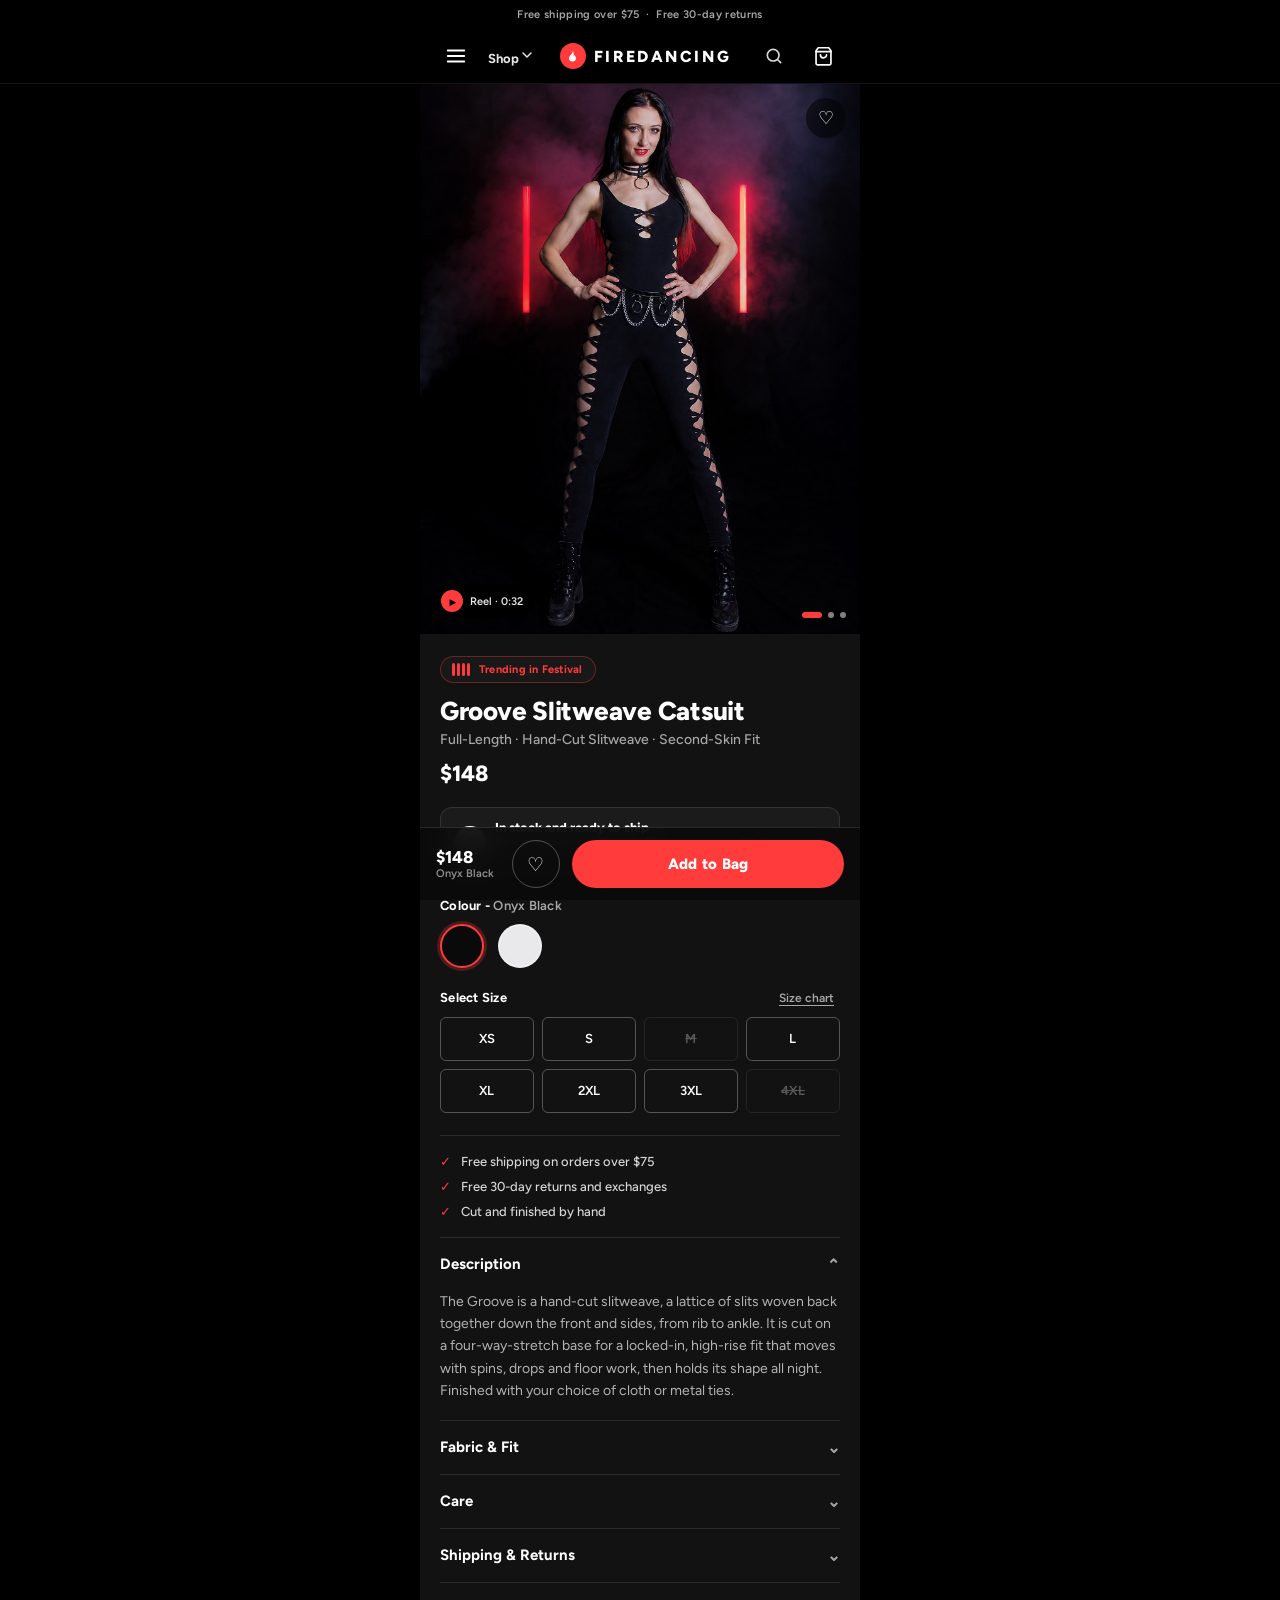
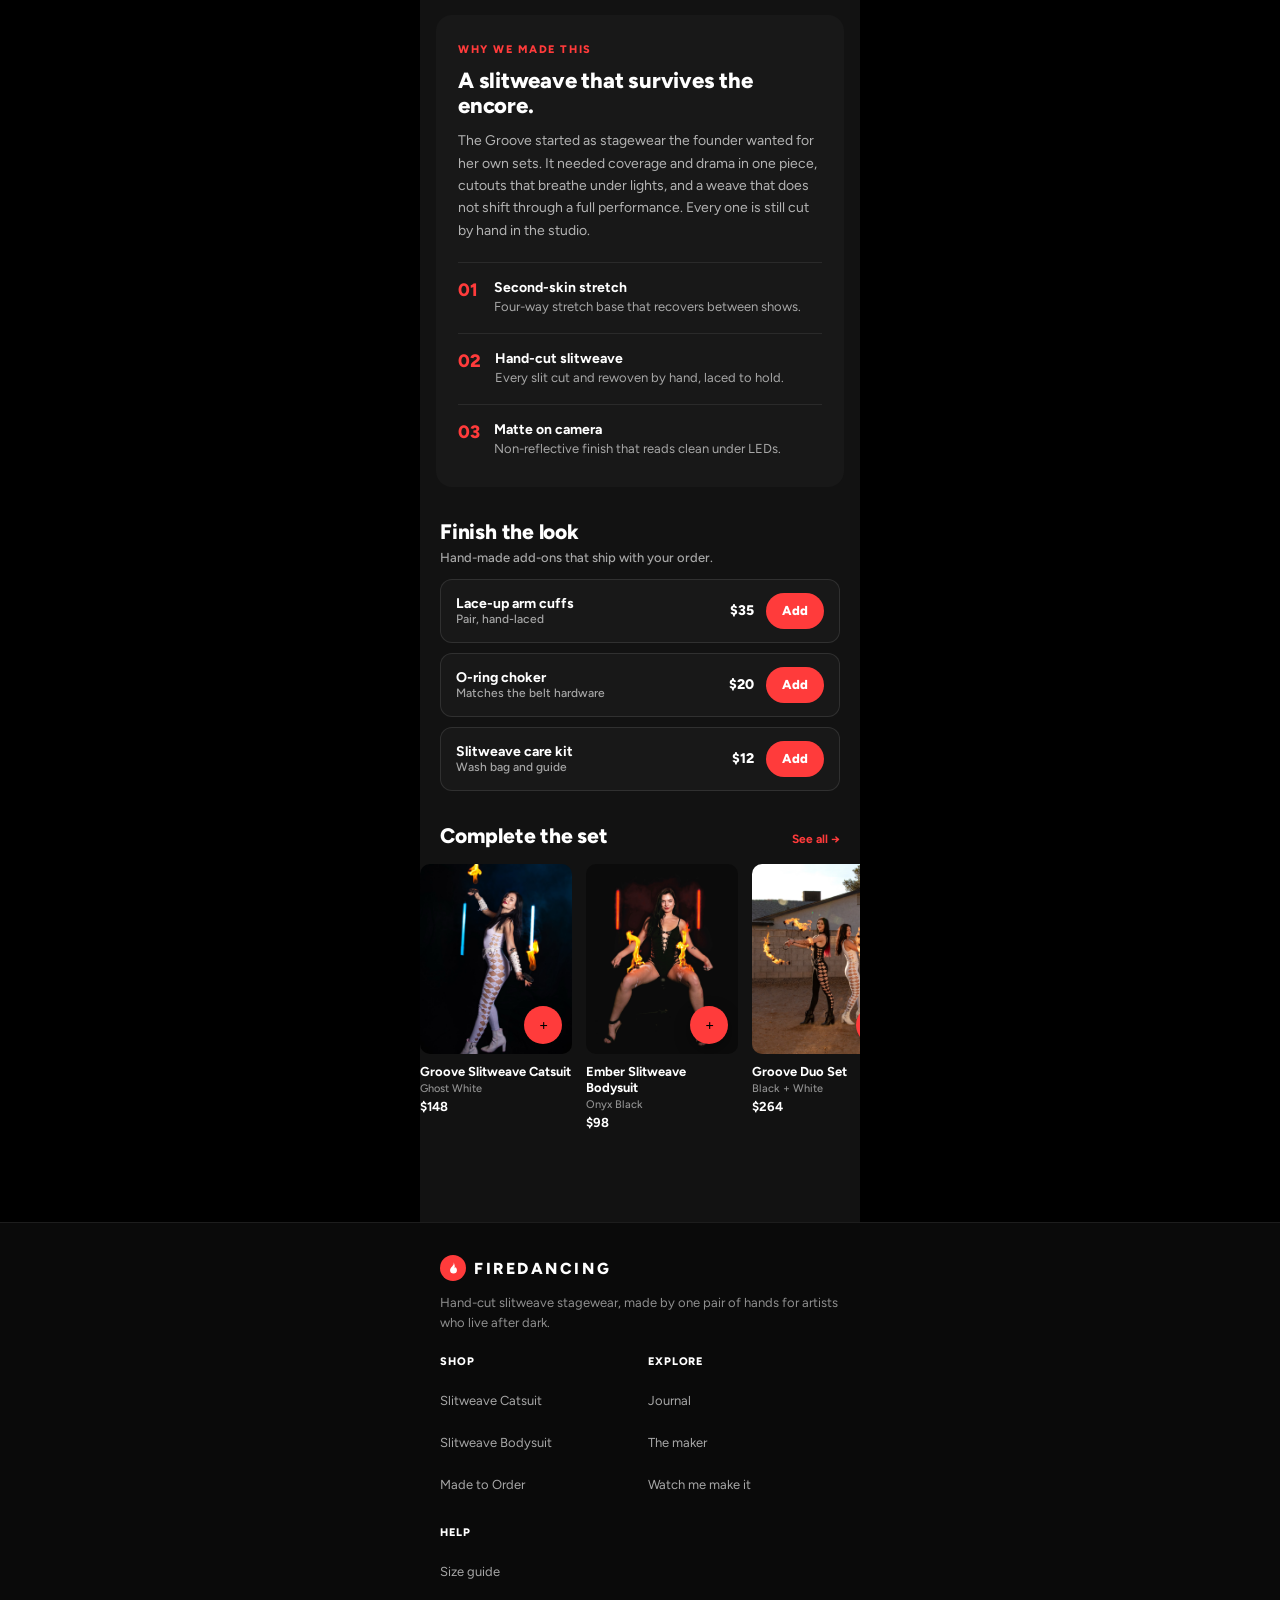
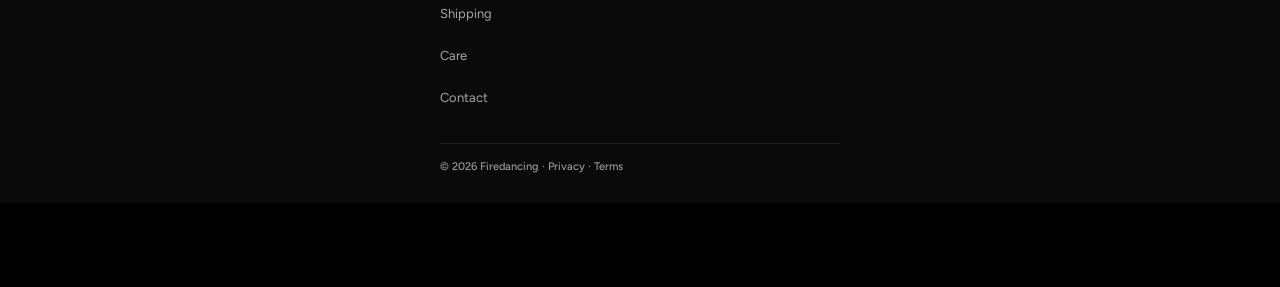
<file: product.html>
<!DOCTYPE html>
<html lang="en">
<head>
<meta charset="utf-8">
<meta name="viewport" content="width=device-width, initial-scale=1, viewport-fit=cover">
<title>Groove Slitweave Catsuit · Firedancing</title>
<meta name="description" content="The Groove hand-cut slitweave catsuit. Second-skin fit, cloth or metal ties, in stock and ready to ship. Made by hand for fire performers and festival nights.">
<link href="https://fonts.googleapis.com/css2?family=Figtree:wght@400;500;600;700;800;900&display=swap" rel="stylesheet">
<style>
*{box-sizing:border-box}
body{margin:0;background:#000;color:#fff;font-family:Figtree,system-ui,sans-serif;-webkit-font-smoothing:antialiased}
a{color:inherit;text-decoration:none}
::-webkit-scrollbar{display:none}
@keyframes eqbar{0%,100%{transform:scaleY(.35)}50%{transform:scaleY(1)}}
@keyframes toastIn{from{transform:translateY(130%);opacity:0}to{transform:translateY(0);opacity:1}}
@keyframes mcFade{from{opacity:0}to{opacity:1}}
@keyframes mcSlide{from{transform:translateX(100%)}to{transform:translateX(0)}}
@keyframes mcSlideUp{from{transform:translateX(-50%) translateY(100%)}to{transform:translateX(-50%) translateY(0)}}
</style>
</head>
<body>
<div style="max-width:440px;margin:0 auto;background:#000">
  <div style="background:#000;color:#a7a7a7;font-size:11px;font-weight:600;letter-spacing:.03em;text-align:center;padding:8px 12px">Free shipping over $75&nbsp;&nbsp;·&nbsp;&nbsp;Free 30-day returns</div>
</div>
<div id="site-header"></div>

<div style="max-width:440px;margin:0 auto;position:relative;background:#121212;padding-bottom:88px;overflow-x:hidden">

  <!-- GALLERY CAROUSEL -->
  <div style="position:relative;background:#000">
    <div id="gallery" style="display:flex;overflow-x:auto;scroll-snap-type:x mandatory;-webkit-overflow-scrolling:touch"></div>
    <button id="wishTop" style="position:absolute;top:14px;right:14px;width:40px;height:40px;border-radius:50%;border:none;background:rgba(0,0,0,.5);color:#fff;font-size:18px;cursor:pointer;backdrop-filter:blur(6px);-webkit-backdrop-filter:blur(6px)">♡</button>
    <div style="position:absolute;left:14px;bottom:16px;display:flex;align-items:center;gap:7px;background:rgba(0,0,0,.55);backdrop-filter:blur(6px);-webkit-backdrop-filter:blur(6px);padding:6px 11px 6px 7px;border-radius:500px">
      <span style="width:22px;height:22px;border-radius:50%;background:#ff3b3b;color:#000;display:grid;place-items:center;font-size:9px;padding-left:2px">▶</span>
      <span style="font-size:11px;font-weight:600;color:#e6e6e6">Reel · 0:32</span>
    </div>
    <div id="dots" style="position:absolute;right:14px;bottom:16px;display:flex;gap:6px"></div>
  </div>

  <!-- BUY BOX -->
  <div style="padding:22px 20px 8px">
    <div style="display:inline-flex;align-items:center;gap:9px;background:#181818;border:1px solid rgba(255,59,59,.35);border-radius:500px;padding:6px 13px 6px 11px;margin-bottom:14px">
      <span style="display:flex;align-items:flex-end;gap:2px;height:13px">
        <span style="width:3px;height:13px;background:#ff3b3b;border-radius:2px;transform-origin:bottom;animation:eqbar .9s ease-in-out infinite"></span>
        <span style="width:3px;height:13px;background:#ff3b3b;border-radius:2px;transform-origin:bottom;animation:eqbar .9s ease-in-out infinite .3s"></span>
        <span style="width:3px;height:13px;background:#ff3b3b;border-radius:2px;transform-origin:bottom;animation:eqbar .9s ease-in-out infinite .15s"></span>
        <span style="width:3px;height:13px;background:#ff3b3b;border-radius:2px;transform-origin:bottom;animation:eqbar .9s ease-in-out infinite .45s"></span>
      </span>
      <span style="font-size:11px;font-weight:700;color:#ff3b3b;letter-spacing:.02em">Trending in Festival</span>
    </div>

    <h1 style="font-size:26px;font-weight:800;line-height:1.1;letter-spacing:-.01em;margin:0 0 5px">Groove Slitweave Catsuit</h1>
    <p style="margin:0 0 12px;color:#a7a7a7;font-size:14px;font-weight:500">Full-Length · Hand-Cut Slitweave · Second-Skin Fit</p>

    <div style="display:flex;align-items:baseline;gap:11px;margin-bottom:20px">
      <span style="font-size:22px;font-weight:800">$148</span>
    </div>

    <!-- READY TO SHIP CALLOUT -->
    <div style="display:flex;align-items:center;gap:10px;background:rgba(255,255,255,.04);border:1px solid rgba(255,255,255,.1);border-radius:12px;padding:12px 14px;margin-bottom:22px">
      <span style="width:30px;height:30px;flex:0 0 auto;border-radius:50%;background:#fff;color:#000;display:grid;place-items:center;font-size:14px;font-weight:900">✓</span>
      <div><div style="font-size:13px;font-weight:800">In stock and ready to ship</div><div style="font-size:12px;color:#a7a7a7;font-weight:500">Returnable within 30 days. Want it your way? <a href="made-to-order.html" style="color:#ff5c5c;font-weight:700">Build to order →</a></div></div>
    </div>

    <!-- COLOR -->
    <div style="margin-bottom:22px">
      <div style="font-size:13px;font-weight:700;letter-spacing:.02em;margin-bottom:11px">Colour - <span id="colorLabel" style="color:#a7a7a7;font-weight:600"></span></div>
      <div id="swatches" style="display:flex;gap:14px"></div>
    </div>

    <!-- SIZE -->
    <div style="margin-bottom:8px">
      <div style="display:flex;align-items:center;justify-content:space-between;margin-bottom:11px">
        <span style="font-size:13px;font-weight:700;letter-spacing:.02em">Select Size</span>
        <button id="sizeGuideBtn" style="background:none;border:none;font-size:12px;font-weight:600;color:#a7a7a7;text-decoration:underline;text-underline-offset:3px;cursor:pointer;font-family:Figtree,sans-serif">Size chart</button>
      </div>
      <div id="sizes" style="display:grid;grid-template-columns:repeat(4,1fr);gap:8px"></div>
    </div>
    <div id="sizeErr"></div>

    <div style="display:flex;flex-direction:column;gap:10px;margin-top:22px;padding-top:18px;border-top:1px solid rgba(255,255,255,.1)">
      <div style="display:flex;align-items:center;gap:10px;font-size:13px;color:#d6d6d6;font-weight:500"><span style="color:#ff3b3b;font-weight:800">✓</span>Free shipping on orders over $75</div>
      <div style="display:flex;align-items:center;gap:10px;font-size:13px;color:#d6d6d6;font-weight:500"><span style="color:#ff3b3b;font-weight:800">✓</span>Free 30-day returns and exchanges</div>
      <div style="display:flex;align-items:center;gap:10px;font-size:13px;color:#d6d6d6;font-weight:500"><span style="color:#ff3b3b;font-weight:800">✓</span>Cut and finished by hand</div>
    </div>

    <!-- ACCORDIONS -->
    <div id="accordions" style="margin-top:18px;border-top:1px solid rgba(255,255,255,.1)">
      <button data-acc="desc" style="width:100%;display:flex;align-items:center;justify-content:space-between;background:none;border:none;color:#fff;font-family:Figtree,sans-serif;font-size:15px;font-weight:700;padding:17px 0;cursor:pointer">Description<span data-chev="desc" style="transition:transform .2s;display:inline-block;color:#a7a7a7;font-size:16px">⌄</span></button>
      <div data-panel="desc"><p style="margin:0 0 17px;font-size:14px;line-height:1.6;color:#b3b3b3">The Groove is a hand-cut slitweave, a lattice of slits woven back together down the front and sides, from rib to ankle. It is cut on a four-way-stretch base for a locked-in, high-rise fit that moves with spins, drops and floor work, then holds its shape all night. Finished with your choice of cloth or metal ties.</p></div>
      <div style="border-top:1px solid rgba(255,255,255,.1)"></div>

      <button data-acc="fabric" style="width:100%;display:flex;align-items:center;justify-content:space-between;background:none;border:none;color:#fff;font-family:Figtree,sans-serif;font-size:15px;font-weight:700;padding:17px 0;cursor:pointer">Fabric &amp; Fit<span data-chev="fabric" style="transition:transform .2s;display:inline-block;color:#a7a7a7;font-size:16px">⌄</span></button>
      <div data-panel="fabric"><ul style="margin:0 0 17px;padding-left:18px;font-size:14px;line-height:1.7;color:#b3b3b3"><li>Cotton-blend stretch base, four-way stretch, opaque core panels</li><li>Every slit cut and woven by hand, no two identical</li><li>Cloth or metal ties; tie-dye and bleach-dye finishes available</li><li>High-rise, full-length. Model is 5 foot 9 wearing a size S</li></ul></div>
      <div style="border-top:1px solid rgba(255,255,255,.1)"></div>

      <button data-acc="care" style="width:100%;display:flex;align-items:center;justify-content:space-between;background:none;border:none;color:#fff;font-family:Figtree,sans-serif;font-size:15px;font-weight:700;padding:17px 0;cursor:pointer">Care<span data-chev="care" style="transition:transform .2s;display:inline-block;color:#a7a7a7;font-size:16px">⌄</span></button>
      <div data-panel="care"><p style="margin:0 0 17px;font-size:14px;line-height:1.6;color:#b3b3b3">Hand wash cold, inside out. Lay flat to dry. Do not bleach, iron the cutouts, or tumble dry. Skip fabric softener to protect the stretch and the weave.</p></div>
      <div style="border-top:1px solid rgba(255,255,255,.1)"></div>

      <button data-acc="ship" style="width:100%;display:flex;align-items:center;justify-content:space-between;background:none;border:none;color:#fff;font-family:Figtree,sans-serif;font-size:15px;font-weight:700;padding:17px 0;cursor:pointer">Shipping &amp; Returns<span data-chev="ship" style="transition:transform .2s;display:inline-block;color:#a7a7a7;font-size:16px">⌄</span></button>
      <div data-panel="ship"><p style="margin:0 0 17px;font-size:14px;line-height:1.6;color:#b3b3b3">Free standard shipping over $75. Ready-to-ship pieces are in stock; express available at checkout. Returns accepted within 30 days, unworn with tags. Made-to-order pieces are final sale.</p></div>
      <div style="border-top:1px solid rgba(255,255,255,.1)"></div>
    </div>
  </div>

  <!-- WHY WE MADE THIS -->
  <section style="margin:24px 16px 0;background:#181818;border-radius:16px;padding:28px 22px">
    <div style="font-size:11px;font-weight:800;letter-spacing:.14em;color:#ff3b3b;margin-bottom:12px">WHY WE MADE THIS</div>
    <h2 style="font-size:22px;font-weight:800;line-height:1.15;letter-spacing:-.01em;margin:0 0 12px">A slitweave that survives the encore.</h2>
    <p style="margin:0 0 20px;font-size:14px;line-height:1.6;color:#b3b3b3">The Groove started as stagewear the founder wanted for her own sets. It needed coverage and drama in one piece, cutouts that breathe under lights, and a weave that does not shift through a full performance. Every one is still cut by hand in the studio.</p>
    <div style="display:flex;gap:14px;padding:16px 0;border-top:1px solid rgba(255,255,255,.08)"><span style="color:#ff3b3b;font-size:18px;font-weight:800;min-width:22px">01</span><div><div style="font-weight:700;font-size:14px;margin-bottom:2px">Second-skin stretch</div><div style="font-size:13px;color:#a7a7a7;line-height:1.45">Four-way stretch base that recovers between shows.</div></div></div>
    <div style="display:flex;gap:14px;padding:16px 0;border-top:1px solid rgba(255,255,255,.08)"><span style="color:#ff3b3b;font-size:18px;font-weight:800;min-width:22px">02</span><div><div style="font-weight:700;font-size:14px;margin-bottom:2px">Hand-cut slitweave</div><div style="font-size:13px;color:#a7a7a7;line-height:1.45">Every slit cut and rewoven by hand, laced to hold.</div></div></div>
    <div style="display:flex;gap:14px;padding:16px 0 0;border-top:1px solid rgba(255,255,255,.08)"><span style="color:#ff3b3b;font-size:18px;font-weight:800;min-width:22px">03</span><div><div style="font-weight:700;font-size:14px;margin-bottom:2px">Matte on camera</div><div style="font-size:13px;color:#a7a7a7;line-height:1.45">Non-reflective finish that reads clean under LEDs.</div></div></div>
  </section>

  <!-- FINISH THE LOOK (upsells) -->
  <section style="margin:32px 0 0">
    <div style="margin:0 0 14px;padding:0 20px"><h2 style="font-size:21px;font-weight:800;letter-spacing:-.01em;margin:0">Finish the look</h2><p style="margin:6px 0 0;font-size:13px;color:#a7a7a7;font-weight:500">Hand-made add-ons that ship with your order.</p></div>
    <div id="addons" style="display:flex;flex-direction:column;gap:10px;padding:0 20px"></div>
  </section>

  <!-- COMPLETE THE SET -->
  <section style="margin:32px 0 0">
    <div style="display:flex;align-items:baseline;justify-content:space-between;margin:0 0 16px;padding:0 20px">
      <h2 style="font-size:21px;font-weight:800;letter-spacing:-.01em;margin:0">Complete the set</h2>
      <a href="#" style="font-size:12px;font-weight:700;color:#ff3b3b">See all →</a>
    </div>
    <div id="recs" style="display:flex;gap:14px;overflow-x:auto;padding:0 20px 4px;scroll-snap-type:x mandatory"></div>
  </section>

  <!-- STICKY ADD TO BAG BAR -->
  <div style="position:fixed;bottom:0;left:50%;transform:translateX(-50%);width:min(440px,100%);z-index:80;background:rgba(10,10,10,.92);backdrop-filter:blur(16px);-webkit-backdrop-filter:blur(16px);border-top:1px solid rgba(255,255,255,.12);padding:12px 16px calc(12px + env(safe-area-inset-bottom));display:flex;align-items:center;gap:12px">
    <div style="min-width:64px">
      <div style="font-size:17px;font-weight:800;line-height:1.1">$148</div>
      <div id="colorLabelSticky" style="font-size:11px;color:#8f8f8f;font-weight:600"></div>
    </div>
    <button id="wishBtm" style="width:48px;height:48px;flex:0 0 auto;border-radius:500px;border:1px solid rgba(255,255,255,.28);background:transparent;color:#fff;font-size:19px;cursor:pointer">♡</button>
    <button id="addBtn" style="flex:1;height:48px;border:none;border-radius:500px;background:#ff3b3b;color:#fff;font-family:Figtree,sans-serif;font-size:15px;font-weight:800;letter-spacing:.02em;cursor:pointer;transition:.15s">Add to Bag</button>
  </div>

  <div id="toastRoot"></div>
  <div id="sizeChartRoot"></div>
</div>

<div id="site-footer"></div>
<div style="height:84px" aria-hidden="true"></div>

<script src="assets/cart.js"></script>
<script src="assets/cart-drawer.js"></script>
<script src="assets/site-nav.js?v=2"></script>
<script>
(function () {
  var state = { color: 'black', size: null, hero: 0, wish: false, acc: 'desc', sizeErr: false, toast: false, sizeChart: false };
  var galleries = {
    black: ['assets/product/black-catsuit-1.jpg', 'assets/product/duo-lifestyle.jpg', 'assets/product/black-bodysuit-2.jpg'],
    white: ['assets/product/white-catsuit-1.jpg', 'assets/product/duo-lifestyle.jpg']
  };
  var colors = [
    { key: 'black', label: 'Onyx Black', hex: '#0a0a0a' },
    { key: 'white', label: 'Ghost White', hex: '#e9e9ec' }
  ];
  var sizes = [
    { label: 'XS', stock: 6 }, { label: 'S', stock: 3 }, { label: 'M', stock: 0 }, { label: 'L', stock: 9 },
    { label: 'XL', stock: 4 }, { label: '2XL', stock: 5 }, { label: '3XL', stock: 2 }, { label: '4XL', stock: 0 }
  ];
  var chart = [
    ['XS', '30-32', '23-25', '33-35'], ['S', '32-34', '25-27', '35-37'], ['M', '34-36', '27-29', '37-39'],
    ['L', '36-38', '29-31', '39-41'], ['XL', '38-41', '31-34', '41-44'], ['2XL', '41-44', '34-37', '44-47'],
    ['3XL', '44-47', '37-40', '47-50'], ['4XL', '47-50', '40-43', '50-53']
  ];
  var recs = [
    { img: 'assets/product/white-catsuit-1.jpg', name: 'Groove Slitweave Catsuit', variant: 'Ghost White', price: '$148' },
    { img: 'assets/product/black-bodysuit-2.jpg', name: 'Ember Slitweave Bodysuit', variant: 'Onyx Black', price: '$98' },
    { img: 'assets/product/duo-lifestyle.jpg', name: 'Groove Duo Set', variant: 'Black + White', price: '$264' }
  ];
  var addons = [
    { id: 'acc|cuffs', title: 'Lace-up arm cuffs', sub: 'Pair, hand-laced', price: 35 },
    { id: 'acc|choker', title: 'O-ring choker', sub: 'Matches the belt hardware', price: 20 },
    { id: 'acc|care', title: 'Slitweave care kit', sub: 'Wash bag and guide', price: 12 }
  ];
  var PRICE = 148;

  var gallery = document.getElementById('gallery');
  var galColor = null, toastTimer = null;
  function esc(s){return String(s==null?'':s).replace(/[&<>"]/g,function(c){return ({'&':'&amp;','<':'&lt;','>':'&gt;','"':'&quot;'})[c];});}
  function colorObj() { return colors.find(function (c) { return c.key === state.color; }) || {}; }

  function renderGallery() {
    if (state.color === galColor) return;
    galColor = state.color;
    var imgs = galleries[state.color];
    gallery.innerHTML = imgs.map(function (src) {
      return '<img src="' + src + '" alt="Groove Slitweave Catsuit" style="flex:0 0 100%;width:100%;aspect-ratio:4/5;object-fit:cover;scroll-snap-align:center;display:block" />';
    }).join('');
    gallery.scrollLeft = 0; state.hero = 0;
    renderDots();
  }
  function renderDots() {
    var imgs = galleries[state.color];
    var hero = Math.min(state.hero, imgs.length - 1);
    document.getElementById('dots').innerHTML = imgs.map(function (src, i) {
      return '<span data-dot="' + i + '" style="height:6px;border-radius:3px;cursor:pointer;transition:.2s;width:' + (i === hero ? '20px' : '6px') + ';background:' + (i === hero ? '#ff3b3b' : 'rgba(255,255,255,.5)') + '"></span>';
    }).join('');
  }
  function renderSwatches() {
    document.getElementById('swatches').innerHTML = colors.map(function (c) {
      var sel = state.color === c.key;
      var s = 'width:44px;height:44px;border-radius:50%;cursor:pointer;padding:0;background:' + c.hex + ';border:2px solid ' + (sel ? '#ff3b3b' : 'rgba(255,255,255,.25)') + ';box-shadow:' + (sel ? '0 0 0 3px rgba(255,59,59,.25)' : 'none') + ';transition:.15s';
      return '<button data-color="' + c.key + '" title="' + esc(c.label) + '" style="' + s + '"></button>';
    }).join('');
  }
  function renderSizes() {
    document.getElementById('sizes').innerHTML = sizes.map(function (s) {
      var sel = state.size === s.label, oos = s.stock === 0;
      var style = 'height:44px;border-radius:6px;font-family:Figtree,sans-serif;font-size:13px;font-weight:600;letter-spacing:.02em;cursor:' + (oos ? 'not-allowed' : 'pointer') + ';background:' + (sel ? '#ff3b3b' : 'transparent') + ';color:' + (oos ? '#5a5a5a' : '#fff') + ';border:1px solid ' + (sel ? '#ff3b3b' : (oos ? 'rgba(255,255,255,.08)' : 'rgba(255,255,255,.28)')) + ';text-decoration:' + (oos ? 'line-through' : 'none') + ';transition:.12s';
      return '<button data-size="' + s.label + '"' + (oos ? ' data-oos="1"' : '') + ' style="' + style + '">' + s.label + '</button>';
    }).join('');
    document.getElementById('sizeErr').innerHTML = state.sizeErr ? '<p style="margin:10px 0 0;font-size:12px;font-weight:600;color:#ff6b6b">Please select a size to continue.</p>' : '';
  }
  function renderAddons() {
    document.getElementById('addons').innerHTML = addons.map(function (a) {
      return '<div style="display:flex;align-items:center;gap:12px;background:#181818;border:1px solid rgba(255,255,255,.1);border-radius:12px;padding:13px 15px">' +
        '<div style="flex:1"><div style="font-size:14px;font-weight:700">' + esc(a.title) + '</div><div style="font-size:12px;color:#a7a7a7;font-weight:500">' + esc(a.sub) + '</div></div>' +
        '<div style="font-size:14px;font-weight:800">$' + a.price + '</div>' +
        '<button data-addon="' + a.id + '" style="flex:0 0 auto;height:36px;padding:0 16px;border:none;border-radius:500px;background:#ff3b3b;color:#fff;font-family:Figtree,sans-serif;font-size:13px;font-weight:800;cursor:pointer">Add</button>' +
      '</div>';
    }).join('');
  }
  function renderRecs() {
    document.getElementById('recs').innerHTML = recs.map(function (r) {
      return '<a href="#" style="flex:0 0 152px;scroll-snap-align:start">' +
        '<div style="position:relative;border-radius:10px;overflow:hidden;background:#000;margin-bottom:10px">' +
          '<img src="' + r.img + '" loading="lazy" decoding="async" style="width:100%;aspect-ratio:4/5;object-fit:cover;display:block" alt="' + esc(r.name) + '" />' +
          '<span style="position:absolute;right:10px;bottom:10px;width:38px;height:38px;border-radius:50%;background:#ff3b3b;color:#000;display:grid;place-items:center;font-size:15px;box-shadow:0 6px 16px rgba(0,0,0,.4)">+</span>' +
        '</div>' +
        '<div style="font-size:13px;font-weight:700;margin-bottom:2px;line-height:1.25">' + esc(r.name) + '</div>' +
        '<div style="font-size:11px;color:#8f8f8f;font-weight:500;margin-bottom:4px">' + esc(r.variant) + '</div>' +
        '<div style="font-size:13px;font-weight:700">' + esc(r.price) + '</div></a>';
    }).join('');
  }
  function renderAccordions() {
    ['desc', 'fabric', 'care', 'ship'].forEach(function (k) {
      var open = state.acc === k;
      document.querySelector('[data-panel="' + k + '"]').style.display = open ? 'block' : 'none';
      document.querySelector('[data-chev="' + k + '"]').style.transform = 'rotate(' + (open ? 180 : 0) + 'deg)';
    });
  }
  function renderWish() {
    var glyph = state.wish ? '♥' : '♡', col = state.wish ? '#ff3b3b' : '#fff';
    var top = document.getElementById('wishTop'), btm = document.getElementById('wishBtm');
    top.textContent = glyph; top.style.color = col; btm.textContent = glyph; btm.style.color = col;
  }
  function renderMeta() {
    document.getElementById('colorLabel').textContent = colorObj().label || '';
    document.getElementById('colorLabelSticky').textContent = colorObj().label || '';
  }
  function renderToast() {
    var r = document.getElementById('toastRoot');
    if (!state.toast) { r.innerHTML = ''; return; }
    var imgs = galleries[state.color]; var hero = Math.min(state.hero, imgs.length - 1);
    r.innerHTML = '<div style="position:fixed;left:50%;bottom:84px;transform:translateX(-50%);z-index:100;width:min(408px,calc(100% - 32px));background:#ff3b3b;border-radius:12px;padding:10px 12px;display:flex;align-items:center;gap:12px;box-shadow:0 16px 40px rgba(0,0,0,.5);animation:toastIn .32s cubic-bezier(.2,.8,.2,1)">' +
      '<img src="' + imgs[hero] + '" style="width:42px;height:52px;object-fit:cover;border-radius:6px;display:block" alt="added" />' +
      '<div style="flex:1;color:#fff;min-width:0"><div style="font-size:10px;font-weight:800;letter-spacing:.06em;opacity:.7">ADDED TO BAG</div>' +
      '<div style="font-size:13px;font-weight:800;white-space:nowrap;overflow:hidden;text-overflow:ellipsis">Groove Catsuit · ' + esc(colorObj().label) + '</div></div>' +
      '<a href="cart.html" style="background:#000;color:#fff;border-radius:500px;padding:8px 15px;font-size:12px;font-weight:800;flex:0 0 auto">View Bag</a>' +
      '<button data-act="closetoast" style="background:none;border:none;color:#000;font-size:19px;cursor:pointer;padding:0 2px;font-weight:700;flex:0 0 auto">×</button></div>';
  }
  function renderSizeChart() {
    var r = document.getElementById('sizeChartRoot');
    if (!state.sizeChart) { r.innerHTML = ''; return; }
    var rows = chart.map(function (c) {
      return '<tr><td style="padding:9px 8px;font-weight:800">' + c[0] + '</td><td style="padding:9px 8px;color:#cfcfcf">' + c[1] + '</td><td style="padding:9px 8px;color:#cfcfcf">' + c[2] + '</td><td style="padding:9px 8px;color:#cfcfcf">' + c[3] + '</td></tr>';
    }).join('');
    r.innerHTML = '<div style="position:fixed;inset:0;z-index:9000;font-family:Figtree,sans-serif">' +
      '<div data-act="closechart" style="position:absolute;inset:0;background:rgba(0,0,0,.7);animation:mcFade .2s ease"></div>' +
      '<div style="position:absolute;left:50%;bottom:0;transform:translateX(-50%);width:min(440px,100%);background:#141414;border-top-left-radius:20px;border-top-right-radius:20px;border:1px solid rgba(255,255,255,.1);padding:22px 20px calc(24px + env(safe-area-inset-bottom));animation:mcSlideUp .28s cubic-bezier(.2,.8,.2,1)">' +
        '<div style="display:flex;align-items:center;justify-content:space-between;margin-bottom:6px"><h3 style="margin:0;font-size:18px;font-weight:800">Size chart</h3><button data-act="closechart" style="background:none;border:none;color:#fff;font-size:22px;cursor:pointer">×</button></div>' +
        '<p style="margin:0 0 14px;font-size:12px;color:#a7a7a7">Body measurements in inches. Between sizes, size up or add custom measurements on a made-to-order build.</p>' +
        '<table style="width:100%;border-collapse:collapse;font-size:13px"><thead><tr style="text-align:left;color:#8f8f8f;font-size:11px;letter-spacing:.06em"><th style="padding:0 8px 8px">SIZE</th><th style="padding:0 8px 8px">BUST</th><th style="padding:0 8px 8px">WAIST</th><th style="padding:0 8px 8px">HIP</th></tr></thead><tbody>' + rows + '</tbody></table>' +
      '</div></div>';
  }

  function addToBag() {
    if (!state.size) { state.sizeErr = true; renderSizes(); return; }
    var variant = [colorObj().label, state.size].filter(Boolean).join(' · ');
    var img = galleries[state.color][0];
    var C = window.MidnightCart;
    if (C) { C.add({ id: 'preset|' + variant, title: 'Groove Slitweave Catsuit', variant: variant, price: PRICE, img: img }); C.open(); }
    state.toast = true; renderToast();
    clearTimeout(toastTimer); toastTimer = setTimeout(function () { state.toast = false; renderToast(); }, 3200);
  }
  function addAddon(id) {
    var a = addons.find(function (x) { return x.id === id; }); if (!a) return;
    var C = window.MidnightCart;
    if (C) { C.add({ id: a.id, title: a.title, variant: 'Add-on', price: a.price, img: galleries[state.color][0] }); C.open(); }
  }

  document.getElementById('swatches').addEventListener('click', function (e) {
    var t = e.target.closest('[data-color]'); if (!t) return;
    state.color = t.getAttribute('data-color'); state.hero = 0;
    renderGallery(); renderSwatches(); renderMeta();
  });
  document.getElementById('sizes').addEventListener('click', function (e) {
    var t = e.target.closest('[data-size]'); if (!t || t.getAttribute('data-oos')) return;
    state.size = t.getAttribute('data-size'); state.sizeErr = false; renderSizes();
  });
  document.getElementById('addons').addEventListener('click', function (e) {
    var t = e.target.closest('[data-addon]'); if (t) addAddon(t.getAttribute('data-addon'));
  });
  document.getElementById('accordions').addEventListener('click', function (e) {
    var t = e.target.closest('[data-acc]'); if (!t) return;
    var k = t.getAttribute('data-acc'); state.acc = state.acc === k ? null : k; renderAccordions();
  });
  document.getElementById('sizeGuideBtn').addEventListener('click', function () { state.sizeChart = true; renderSizeChart(); });
  document.getElementById('sizeChartRoot').addEventListener('click', function (e) { if (e.target.closest('[data-act="closechart"]')) { state.sizeChart = false; renderSizeChart(); } });
  document.getElementById('wishTop').addEventListener('click', function () { state.wish = !state.wish; renderWish(); });
  document.getElementById('wishBtm').addEventListener('click', function () { state.wish = !state.wish; renderWish(); });
  document.getElementById('addBtn').addEventListener('click', addToBag);
  document.getElementById('toastRoot').addEventListener('click', function (e) { if (e.target.closest('[data-act="closetoast"]')) { state.toast = false; renderToast(); } });
  gallery.addEventListener('scroll', function () {
    var w = gallery.clientWidth || 1, i = Math.round(gallery.scrollLeft / w);
    if (i !== state.hero) { state.hero = i; renderDots(); }
  });
  document.getElementById('dots').addEventListener('click', function (e) {
    var d = e.target.closest('[data-dot]'); if (!d) return;
    gallery.scrollTo({ left: (+d.getAttribute('data-dot')) * gallery.clientWidth, behavior: 'smooth' });
  });

  renderGallery(); renderSwatches(); renderSizes(); renderAddons(); renderRecs(); renderAccordions(); renderWish(); renderMeta();
})();
</script>
</body>
</html>
</file>
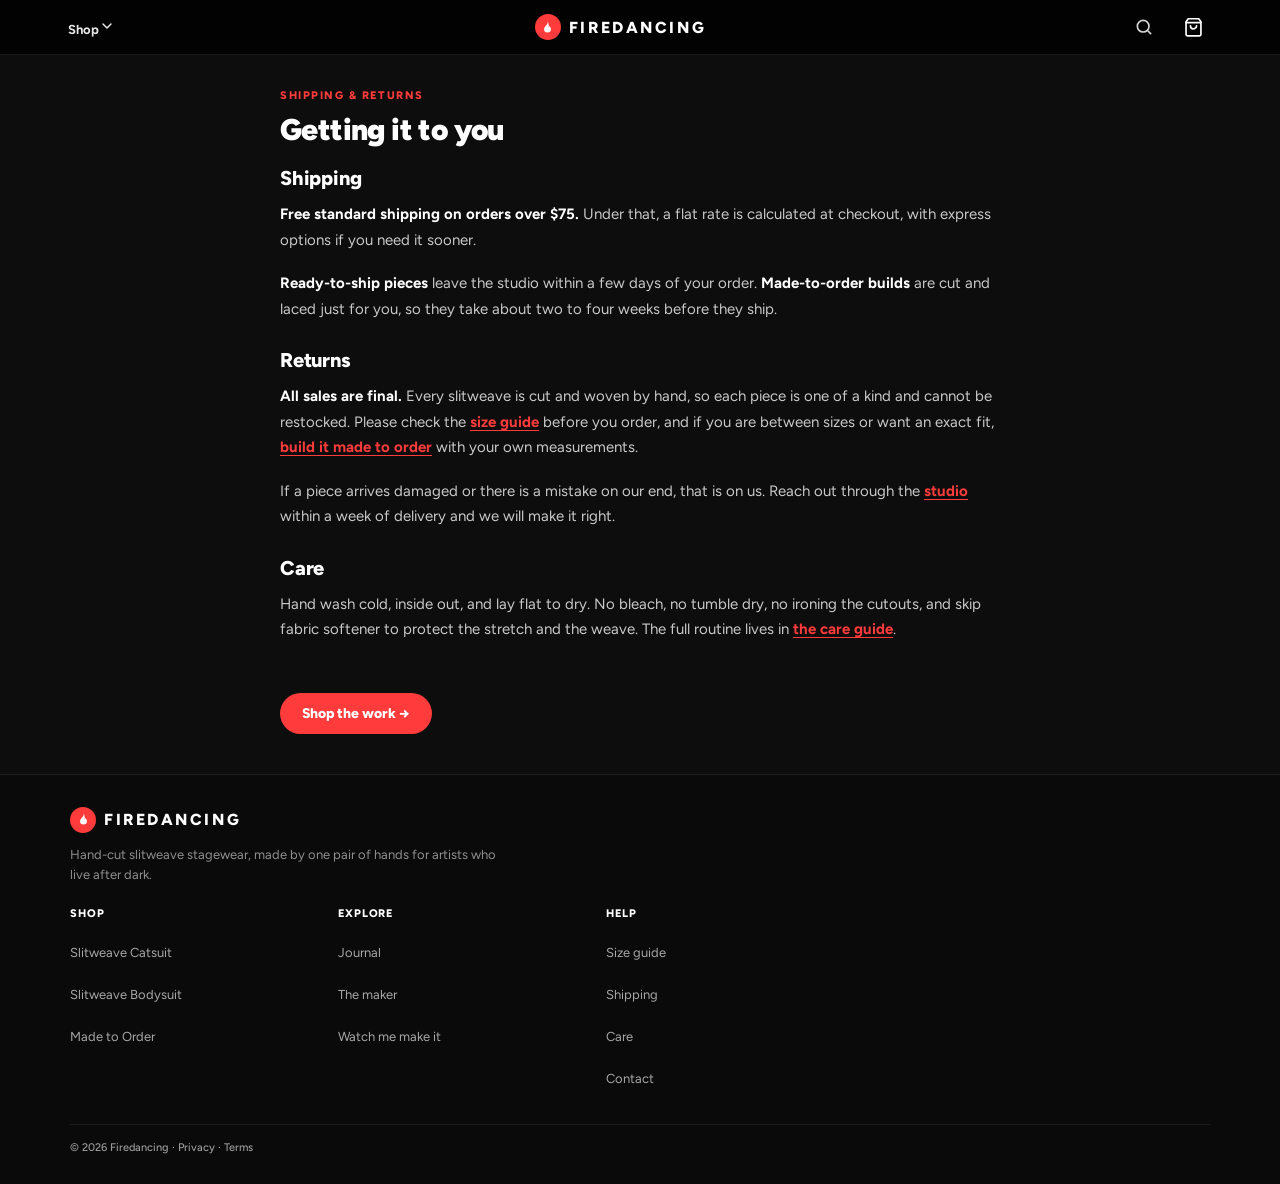
<file: shipping.html>
<!DOCTYPE html>
<html lang="en">
<head>
<meta charset="utf-8">
<meta name="viewport" content="width=device-width, initial-scale=1, viewport-fit=cover">
<title>Shipping &amp; returns · Firedancing</title>
<meta name="description" content="Firedancing shipping and returns. Free shipping over $75, made-to-order lead times, and why every hand-cut slitweave is final sale.">
<link rel="canonical" href="https://lyfe-gpt.github.io/firedancing-midnight/shipping.html">
<meta property="og:type" content="website">
<meta property="og:site_name" content="Firedancing">
<meta property="og:title" content="Shipping &amp; returns · Firedancing">
<meta property="og:description" content="Free shipping over $75, made-to-order lead times, and why every hand-cut slitweave is final sale.">
<meta property="og:url" content="https://lyfe-gpt.github.io/firedancing-midnight/shipping.html">
<meta property="og:image" content="https://lyfe-gpt.github.io/firedancing-midnight/assets/product/black-catsuit-1.jpg">
<meta name="twitter:card" content="summary_large_image">
<meta name="twitter:title" content="Shipping &amp; returns · Firedancing">
<meta name="twitter:description" content="Free shipping over $75, made-to-order lead times, and final-sale policy.">
<meta name="twitter:image" content="https://lyfe-gpt.github.io/firedancing-midnight/assets/product/black-catsuit-1.jpg">
<link rel="preconnect" href="https://fonts.googleapis.com">
<link rel="preconnect" href="https://fonts.gstatic.com" crossorigin>
<link href="https://fonts.googleapis.com/css2?family=Figtree:wght@400;500;600;700;800;900&display=swap" rel="stylesheet">
<link rel="stylesheet" href="assets/desktop.css?v=1">
<style>
*{box-sizing:border-box}
body{margin:0;background:#0d0d0d;color:#fff;font-family:Figtree,system-ui,sans-serif;-webkit-font-smoothing:antialiased}
a{color:inherit;text-decoration:none}
@keyframes mcFade{from{opacity:0}to{opacity:1}}
@keyframes mcSlide{from{transform:translateX(100%)}to{transform:translateX(0)}}
.prose p{font-size:15px;line-height:1.7;color:#c9c9c9;margin:0 0 18px}
.prose strong{color:#fff}
</style>
</head>
<body>
<div id="site-header"></div>

<main id="main" class="fd-read" style="max-width:440px;margin:0 auto;background:#0d0d0d;overflow-x:hidden">

  <div class="prose" style="padding:34px 20px 8px">
    <div style="font-size:11px;font-weight:800;letter-spacing:.14em;color:#ff3b3b;margin-bottom:12px">SHIPPING &amp; RETURNS</div>
    <h1 style="font-size:30px;font-weight:900;letter-spacing:-.02em;line-height:1.08;margin:0 0 20px">Getting it to you</h1>

    <h2 style="font-size:20px;font-weight:800;letter-spacing:-.01em;margin:0 0 12px">Shipping</h2>
    <p><strong>Free standard shipping on orders over $75.</strong> Under that, a flat rate is calculated at checkout, with express options if you need it sooner.</p>
    <p><strong>Ready-to-ship pieces</strong> leave the studio within a few days of your order. <strong>Made-to-order builds</strong> are cut and laced just for you, so they take about two to four weeks before they ship.</p>

    <h2 style="font-size:20px;font-weight:800;letter-spacing:-.01em;margin:26px 0 12px">Returns</h2>
    <p><strong>All sales are final.</strong> Every slitweave is cut and woven by hand, so each piece is one of a kind and cannot be restocked. Please check the <a href="size-guide.html" style="color:#ff3b3b;font-weight:700;text-decoration:underline;text-underline-offset:3px">size guide</a> before you order, and if you are between sizes or want an exact fit, <a href="made-to-order.html" style="color:#ff3b3b;font-weight:700;text-decoration:underline;text-underline-offset:3px">build it made to order</a> with your own measurements.</p>
    <p>If a piece arrives damaged or there is a mistake on our end, that is on us. Reach out through the <a href="contact.html" style="color:#ff3b3b;font-weight:700;text-decoration:underline;text-underline-offset:3px">studio</a> within a week of delivery and we will make it right.</p>

    <h2 style="font-size:20px;font-weight:800;letter-spacing:-.01em;margin:26px 0 12px">Care</h2>
    <p>Hand wash cold, inside out, and lay flat to dry. No bleach, no tumble dry, no ironing the cutouts, and skip fabric softener to protect the stretch and the weave. The full routine lives in <a href="post-slitweave-care.html" style="color:#ff3b3b;font-weight:700;text-decoration:underline;text-underline-offset:3px">the care guide</a>.</p>
  </div>

  <a href="index.html" style="display:inline-block;margin:24px 20px 0;background:#ff3b3b;color:#fff;font-size:14px;font-weight:800;padding:12px 22px;border-radius:500px">Shop the work →</a>

  <div style="height:40px"></div>
</main>

<div id="site-footer"></div>

<script src="assets/cart.js"></script>
<script src="assets/cart-drawer.js"></script>
<script src="assets/site-nav.js?v=10"></script>
</body>
</html>
</file>
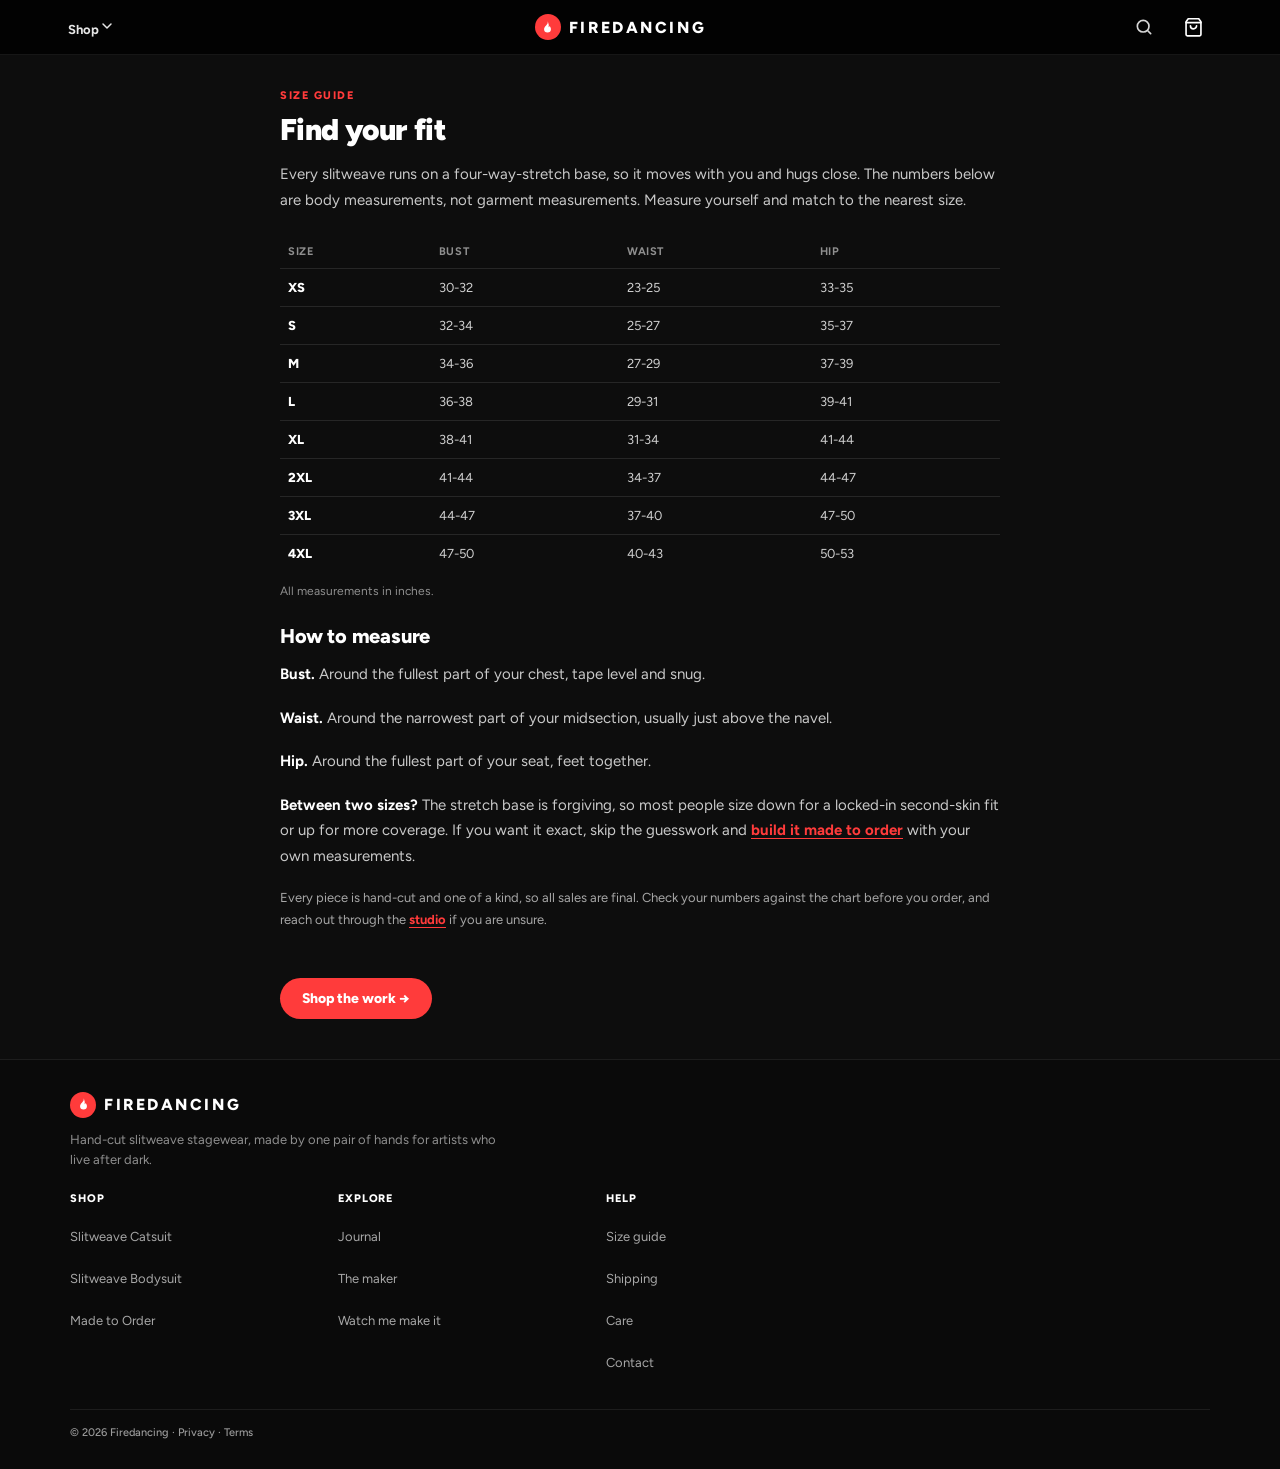
<file: size-guide.html>
<!DOCTYPE html>
<html lang="en">
<head>
<meta charset="utf-8">
<meta name="viewport" content="width=device-width, initial-scale=1, viewport-fit=cover">
<title>Size guide · Firedancing</title>
<meta name="description" content="Firedancing size guide. Body measurements in inches for XS to 4XL, how to measure, and what to do if you are between sizes on a hand-cut slitweave.">
<link rel="canonical" href="https://lyfe-gpt.github.io/firedancing-midnight/size-guide.html">
<meta property="og:type" content="website">
<meta property="og:site_name" content="Firedancing">
<meta property="og:title" content="Size guide · Firedancing">
<meta property="og:description" content="Body measurements in inches for XS to 4XL, how to measure, and what to do if you are between sizes.">
<meta property="og:url" content="https://lyfe-gpt.github.io/firedancing-midnight/size-guide.html">
<meta property="og:image" content="https://lyfe-gpt.github.io/firedancing-midnight/assets/product/black-catsuit-1.jpg">
<meta name="twitter:card" content="summary_large_image">
<meta name="twitter:title" content="Size guide · Firedancing">
<meta name="twitter:description" content="Body measurements in inches for XS to 4XL, plus how to measure.">
<meta name="twitter:image" content="https://lyfe-gpt.github.io/firedancing-midnight/assets/product/black-catsuit-1.jpg">
<link rel="preconnect" href="https://fonts.googleapis.com">
<link rel="preconnect" href="https://fonts.gstatic.com" crossorigin>
<link href="https://fonts.googleapis.com/css2?family=Figtree:wght@400;500;600;700;800;900&display=swap" rel="stylesheet">
<link rel="stylesheet" href="assets/desktop.css?v=1">
<style>
*{box-sizing:border-box}
body{margin:0;background:#0d0d0d;color:#fff;font-family:Figtree,system-ui,sans-serif;-webkit-font-smoothing:antialiased}
a{color:inherit;text-decoration:none}
@keyframes mcFade{from{opacity:0}to{opacity:1}}
@keyframes mcSlide{from{transform:translateX(100%)}to{transform:translateX(0)}}
.prose p{font-size:15px;line-height:1.7;color:#c9c9c9;margin:0 0 18px}
.prose strong{color:#fff}
</style>
</head>
<body>
<div id="site-header"></div>

<main id="main" class="fd-read" style="max-width:440px;margin:0 auto;background:#0d0d0d;overflow-x:hidden">

  <div class="prose" style="padding:34px 20px 8px">
    <div style="font-size:11px;font-weight:800;letter-spacing:.14em;color:#ff3b3b;margin-bottom:12px">SIZE GUIDE</div>
    <h1 style="font-size:30px;font-weight:900;letter-spacing:-.02em;line-height:1.08;margin:0 0 16px">Find your fit</h1>
    <p>Every slitweave runs on a four-way-stretch base, so it moves with you and hugs close. The numbers below are body measurements, not garment measurements. Measure yourself and match to the nearest size.</p>
  </div>

  <div style="padding:6px 20px 0">
    <table style="width:100%;border-collapse:collapse;font-size:13px">
      <thead><tr style="text-align:left;color:#8f8f8f;font-size:11px;letter-spacing:.06em"><th style="padding:0 8px 10px">SIZE</th><th style="padding:0 8px 10px">BUST</th><th style="padding:0 8px 10px">WAIST</th><th style="padding:0 8px 10px">HIP</th></tr></thead>
      <tbody>
        <tr style="border-top:1px solid rgba(255,255,255,.1)"><td style="padding:11px 8px;font-weight:800">XS</td><td style="padding:11px 8px;color:#cfcfcf">30-32</td><td style="padding:11px 8px;color:#cfcfcf">23-25</td><td style="padding:11px 8px;color:#cfcfcf">33-35</td></tr>
        <tr style="border-top:1px solid rgba(255,255,255,.1)"><td style="padding:11px 8px;font-weight:800">S</td><td style="padding:11px 8px;color:#cfcfcf">32-34</td><td style="padding:11px 8px;color:#cfcfcf">25-27</td><td style="padding:11px 8px;color:#cfcfcf">35-37</td></tr>
        <tr style="border-top:1px solid rgba(255,255,255,.1)"><td style="padding:11px 8px;font-weight:800">M</td><td style="padding:11px 8px;color:#cfcfcf">34-36</td><td style="padding:11px 8px;color:#cfcfcf">27-29</td><td style="padding:11px 8px;color:#cfcfcf">37-39</td></tr>
        <tr style="border-top:1px solid rgba(255,255,255,.1)"><td style="padding:11px 8px;font-weight:800">L</td><td style="padding:11px 8px;color:#cfcfcf">36-38</td><td style="padding:11px 8px;color:#cfcfcf">29-31</td><td style="padding:11px 8px;color:#cfcfcf">39-41</td></tr>
        <tr style="border-top:1px solid rgba(255,255,255,.1)"><td style="padding:11px 8px;font-weight:800">XL</td><td style="padding:11px 8px;color:#cfcfcf">38-41</td><td style="padding:11px 8px;color:#cfcfcf">31-34</td><td style="padding:11px 8px;color:#cfcfcf">41-44</td></tr>
        <tr style="border-top:1px solid rgba(255,255,255,.1)"><td style="padding:11px 8px;font-weight:800">2XL</td><td style="padding:11px 8px;color:#cfcfcf">41-44</td><td style="padding:11px 8px;color:#cfcfcf">34-37</td><td style="padding:11px 8px;color:#cfcfcf">44-47</td></tr>
        <tr style="border-top:1px solid rgba(255,255,255,.1)"><td style="padding:11px 8px;font-weight:800">3XL</td><td style="padding:11px 8px;color:#cfcfcf">44-47</td><td style="padding:11px 8px;color:#cfcfcf">37-40</td><td style="padding:11px 8px;color:#cfcfcf">47-50</td></tr>
        <tr style="border-top:1px solid rgba(255,255,255,.1)"><td style="padding:11px 8px;font-weight:800">4XL</td><td style="padding:11px 8px;color:#cfcfcf">47-50</td><td style="padding:11px 8px;color:#cfcfcf">40-43</td><td style="padding:11px 8px;color:#cfcfcf">50-53</td></tr>
      </tbody>
    </table>
    <p style="margin:12px 0 0;font-size:12px;color:#8f8f8f">All measurements in inches.</p>
  </div>

  <div class="prose" style="padding:26px 20px 0">
    <h2 style="font-size:20px;font-weight:800;letter-spacing:-.01em;margin:0 0 14px">How to measure</h2>
    <p><strong>Bust.</strong> Around the fullest part of your chest, tape level and snug.</p>
    <p><strong>Waist.</strong> Around the narrowest part of your midsection, usually just above the navel.</p>
    <p><strong>Hip.</strong> Around the fullest part of your seat, feet together.</p>
    <p><strong>Between two sizes?</strong> The stretch base is forgiving, so most people size down for a locked-in second-skin fit or up for more coverage. If you want it exact, skip the guesswork and <a href="made-to-order.html" style="color:#ff3b3b;font-weight:700;text-decoration:underline;text-underline-offset:3px">build it made to order</a> with your own measurements.</p>
    <p style="font-size:13px;color:#a7a7a7">Every piece is hand-cut and one of a kind, so all sales are final. Check your numbers against the chart before you order, and reach out through the <a href="contact.html" style="color:#ff3b3b;font-weight:700;text-decoration:underline;text-underline-offset:3px">studio</a> if you are unsure.</p>
  </div>

  <a href="index.html" style="display:inline-block;margin:28px 20px 0;background:#ff3b3b;color:#fff;font-size:14px;font-weight:800;padding:12px 22px;border-radius:500px">Shop the work →</a>

  <div style="height:40px"></div>
</main>

<div id="site-footer"></div>

<script src="assets/cart.js"></script>
<script src="assets/cart-drawer.js"></script>
<script src="assets/site-nav.js?v=10"></script>
</body>
</html>
</file>
<file: assets/desktop.css>
/* Firedancing desktop layer (prototype).
   The mobile-first layout lives inline on each page and is the source of
   truth below 900px. These rules only widen and reflow at >=900px, so the
   phone build is untouched. Overrides of inline max-width use !important by
   necessity (the base widths are inline styles). */

@media (min-width: 900px) {

  /* ---------- Shared shell (header / mega / footer) ---------- */
  .fd-hdr-inner { max-width: 1180px !important; }
  #navMenuBtn { display: none !important; }              /* hamburger is redundant once the mega menu shows */
  .fd-mega-inner { max-width: 1180px !important; }
  .fd-mega-cards { flex-direction: row !important; }
  .fd-mega-cards > a { flex: 1 1 0; }
  .fd-ftr-inner { max-width: 1180px !important; }
  .fd-ftr-inner > p { max-width: 440px; }
  .fd-ftr-grid { grid-template-columns: repeat(3, minmax(0, 220px)) !important; gap: 24px 48px !important; }

  /* ---------- Reading pages (centred, comfortable measure) ---------- */
  #main.fd-read { max-width: 760px !important; }

  /* ---------- Home ---------- */
  #main.fd-home { max-width: 1180px !important; }
  .fd-home-hero { max-width: 760px; }
  .fd-home-cards { flex-direction: row !important; }
  .fd-home-cards > a { flex: 1 1 0; height: 520px !important; }
  .fd-home-maker { display: grid !important; grid-template-columns: 1.1fr 1fr; align-items: stretch; }
  .fd-home-maker > img { height: 100% !important; aspect-ratio: auto !important; min-height: 340px; }
  .fd-home-watch { grid-template-columns: repeat(4, 1fr) !important; }
  .fd-home-journal { display: grid !important; grid-template-columns: repeat(auto-fill, minmax(280px, 1fr)) !important; overflow: visible !important; gap: 22px !important; }
  .fd-home-journal > a { flex: initial !important; width: auto !important; }

  /* ---------- Product pages (gallery left, buy panel right) ---------- */
  #main.fd-pdp {
    max-width: 1140px !important;
    display: grid;
    grid-template-columns: minmax(0, 1fr) 420px;
    column-gap: 48px;
    align-items: start;
    padding-bottom: 48px !important;
  }
  .fd-pdp-media { grid-column: 1; position: sticky; top: 74px; }
  .fd-pdp-buy  { grid-column: 2; }
  .fd-pdp-full { grid-column: 1 / -1; }
  .fd-buy-desktop { display: block !important; }
  .fd-sticky { display: none !important; }               /* replaced by the in-panel button on desktop */
}
</file>
